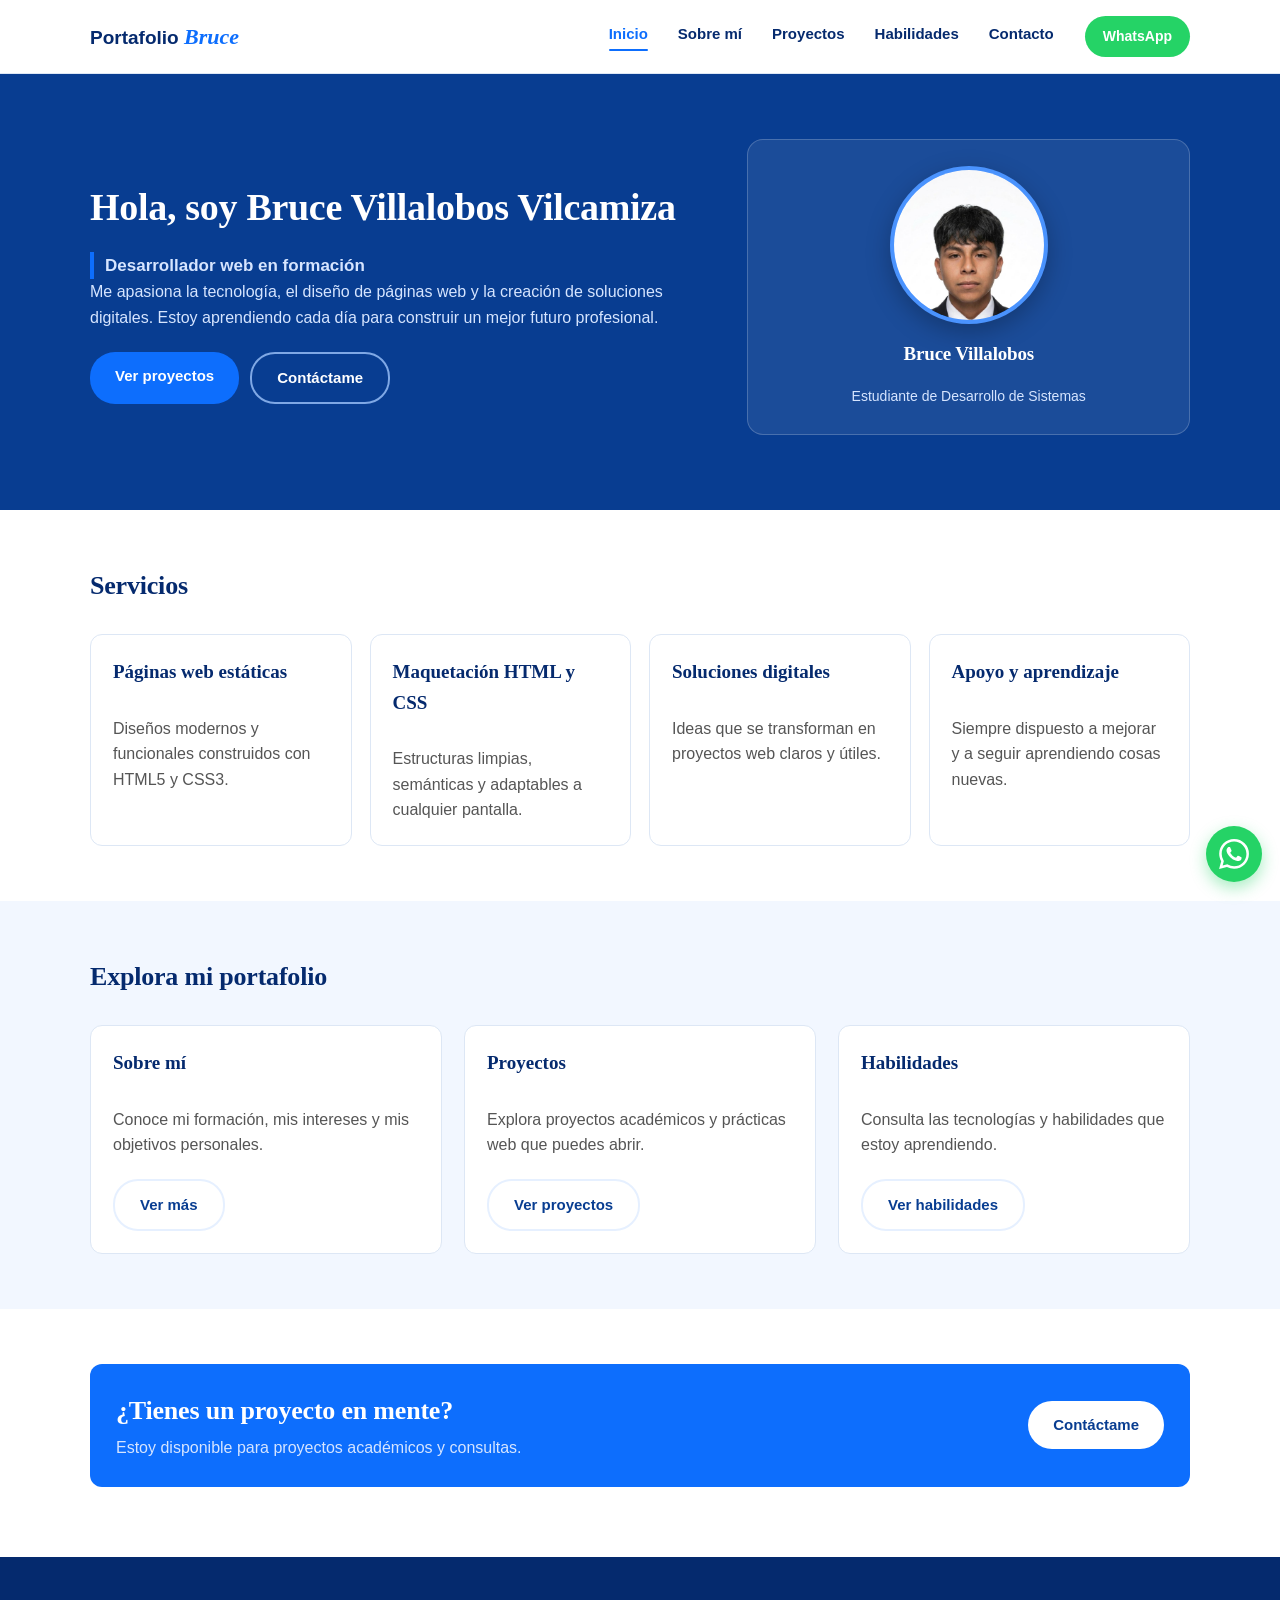
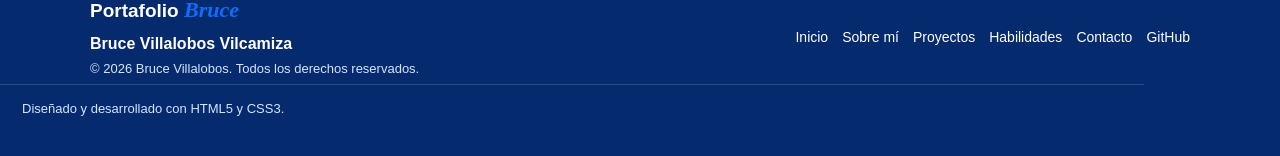
<file: index.html>
﻿<!DOCTYPE html>
<html lang="es">
<head>
  <meta charset="UTF-8">
  <meta name="viewport" content="width=device-width, initial-scale=1.0">
  <title>Portafolio Bruce | Inicio</title>
  <meta name="description" content="Portafolio personal de Bruce Villalobos Vilcamiza, desarrollador web en formación. Proyectos con HTML5 y CSS3.">
  <meta property="og:title" content="Portafolio de Bruce Villalobos">
  <meta property="og:description" content="Desarrollador web en formación. Proyectos con HTML5 y CSS3.">
  <meta property="og:type" content="website">
  <meta property="og:image" content="img/bruce.jpeg">
  <link rel="icon" type="image/svg+xml" href="favicon.svg">
  <link rel="stylesheet" href="css/styles.css">
</head>
<body>
  <header class="cabecera">
    <nav class="contenedor" aria-label="Menú principal">
      <a class="logo" href="index.html">Portafolio <em>Bruce</em></a>
      <div class="menu-nav">
        <ul class="menu">
          <li><a class="activo" href="index.html">Inicio</a></li>
          <li><a href="sobre-mi.html">Sobre mí</a></li>
          <li><a href="proyectos.html">Proyectos</a></li>
          <li><a href="habilidades.html">Habilidades</a></li>
          <li><a href="contacto.html">Contacto</a></li>
        </ul>
      </div>
      <a class="btn-wa" href="https://wa.me/51958869705" target="_blank" rel="noopener">WhatsApp</a>
    </nav>
  </header>

  <main>
    <section class="portada">
      <div class="contenedor fila-2">
        <div>
          <h1>Hola, soy Bruce Villalobos Vilcamiza</h1>
          <p class="rol">Desarrollador web en formación</p>
          <p>Me apasiona la tecnología, el diseño de páginas web y la creación de soluciones digitales. Estoy aprendiendo cada día para construir un mejor futuro profesional.</p>
          <div class="botones">
            <a class="boton" href="proyectos.html">Ver proyectos</a>
            <a class="boton borde" href="contacto.html">Contáctame</a>
          </div>
        </div>
        <aside class="perfil">
          <div class="avatar">
            <img src="img/bruce.jpeg" alt="Foto de Bruce Villalobos Vilcamiza" loading="lazy">
          </div>
          <h2>Bruce Villalobos</h2>
          <p>Estudiante de Desarrollo de Sistemas</p>
        </aside>
      </div>
    </section>

    <section>
      <div class="contenedor">
        <h2>Servicios</h2>
        <div class="fila-4">
          <article class="caja">
            <h3>Páginas web estáticas</h3>
            <p>Diseños modernos y funcionales construidos con HTML5 y CSS3.</p>
          </article>
          <article class="caja">
            <h3>Maquetación HTML y CSS</h3>
            <p>Estructuras limpias, semánticas y adaptables a cualquier pantalla.</p>
          </article>
          <article class="caja">
            <h3>Soluciones digitales</h3>
            <p>Ideas que se transforman en proyectos web claros y útiles.</p>
          </article>
          <article class="caja">
            <h3>Apoyo y aprendizaje</h3>
            <p>Siempre dispuesto a mejorar y a seguir aprendiendo cosas nuevas.</p>
          </article>
        </div>
      </div>
    </section>

    <section class="gris">
      <div class="contenedor">
        <h2>Explora mi portafolio</h2>
        <div class="fila-3">
          <article class="caja">
            <h3>Sobre mí</h3>
            <p>Conoce mi formación, mis intereses y mis objetivos personales.</p>
            <a class="boton borde" href="sobre-mi.html">Ver más</a>
          </article>
          <article class="caja">
            <h3>Proyectos</h3>
            <p>Explora proyectos académicos y prácticas web que puedes abrir.</p>
            <a class="boton borde" href="proyectos.html">Ver proyectos</a>
          </article>
          <article class="caja">
            <h3>Habilidades</h3>
            <p>Consulta las tecnologías y habilidades que estoy aprendiendo.</p>
            <a class="boton borde" href="habilidades.html">Ver habilidades</a>
          </article>
        </div>
      </div>
    </section>

    <section>
      <div class="contenedor">
        <div class="aviso">
          <div>
            <h2>¿Tienes un proyecto en mente?</h2>
            <p>Estoy disponible para proyectos académicos y consultas.</p>
          </div>
          <a class="boton" href="contacto.html">Contáctame</a>
        </div>
      </div>
    </section>
  </main>

  <footer class="pie">
    <div class="contenedor">
      <div>
        <a class="logo" href="index.html">Portafolio <em>Bruce</em></a>
        <strong>Bruce Villalobos Vilcamiza</strong>
        <p>© 2026 Bruce Villalobos. Todos los derechos reservados.</p>
      </div>
      <nav class="pie-links" aria-label="Enlaces del pie de página">
        <a href="index.html">Inicio</a>
        <a href="sobre-mi.html">Sobre mí</a>
        <a href="proyectos.html">Proyectos</a>
        <a href="habilidades.html">Habilidades</a>
        <a href="contacto.html">Contacto</a>
        <a href="https://github.com/BruceVillalobos" target="_blank" rel="noopener">GitHub</a>
      </nav>
    </div>
    <p class="credito">Diseñado y desarrollado con HTML5 y CSS3.</p>
  </footer>

  <a class="wa-flotante" href="https://wa.me/51958869705" target="_blank" rel="noopener" aria-label="Contactar por WhatsApp">
    <svg viewBox="0 0 24 24" xmlns="http://www.w3.org/2000/svg" aria-hidden="true">
      <path d="M17.472 14.382c-.297-.149-1.758-.867-2.03-.967-.273-.099-.471-.148-.67.15-.197.297-.767.966-.94 1.164-.173.199-.347.223-.644.075-.297-.15-1.255-.463-2.39-1.475-.883-.788-1.48-1.761-1.653-2.059-.173-.297-.018-.458.13-.606.134-.133.298-.347.446-.52.149-.174.198-.298.298-.497.099-.198.05-.371-.025-.52-.075-.149-.669-1.612-.916-2.207-.242-.579-.487-.5-.669-.51-.173-.008-.371-.01-.57-.01-.198 0-.52.074-.792.372-.272.297-1.04 1.016-1.04 2.479 0 1.462 1.065 2.875 1.213 3.074.149.198 2.096 3.2 5.077 4.487.709.306 1.262.489 1.694.625.712.227 1.36.195 1.871.118.571-.085 1.758-.719 2.006-1.413.248-.694.248-1.289.173-1.413-.074-.124-.272-.198-.57-.347m-5.421 7.403h-.004a9.87 9.87 0 01-5.031-1.378l-.361-.214-3.741.982.998-3.648-.235-.374a9.86 9.86 0 01-1.51-5.26c.001-5.45 4.436-9.884 9.888-9.884 2.64 0 5.122 1.03 6.988 2.898a9.825 9.825 0 012.893 6.994c-.003 5.45-4.437 9.884-9.885 9.884m8.413-18.297A11.815 11.815 0 0012.05 0C5.495 0 .16 5.335.157 11.892c0 2.096.547 4.142 1.588 5.945L.057 24l6.305-1.654a11.882 11.882 0 005.683 1.448h.005c6.554 0 11.89-5.335 11.893-11.893a11.821 11.821 0 00-3.48-8.413Z"/>
    </svg>
  </a>
</body>
</html>
</file>
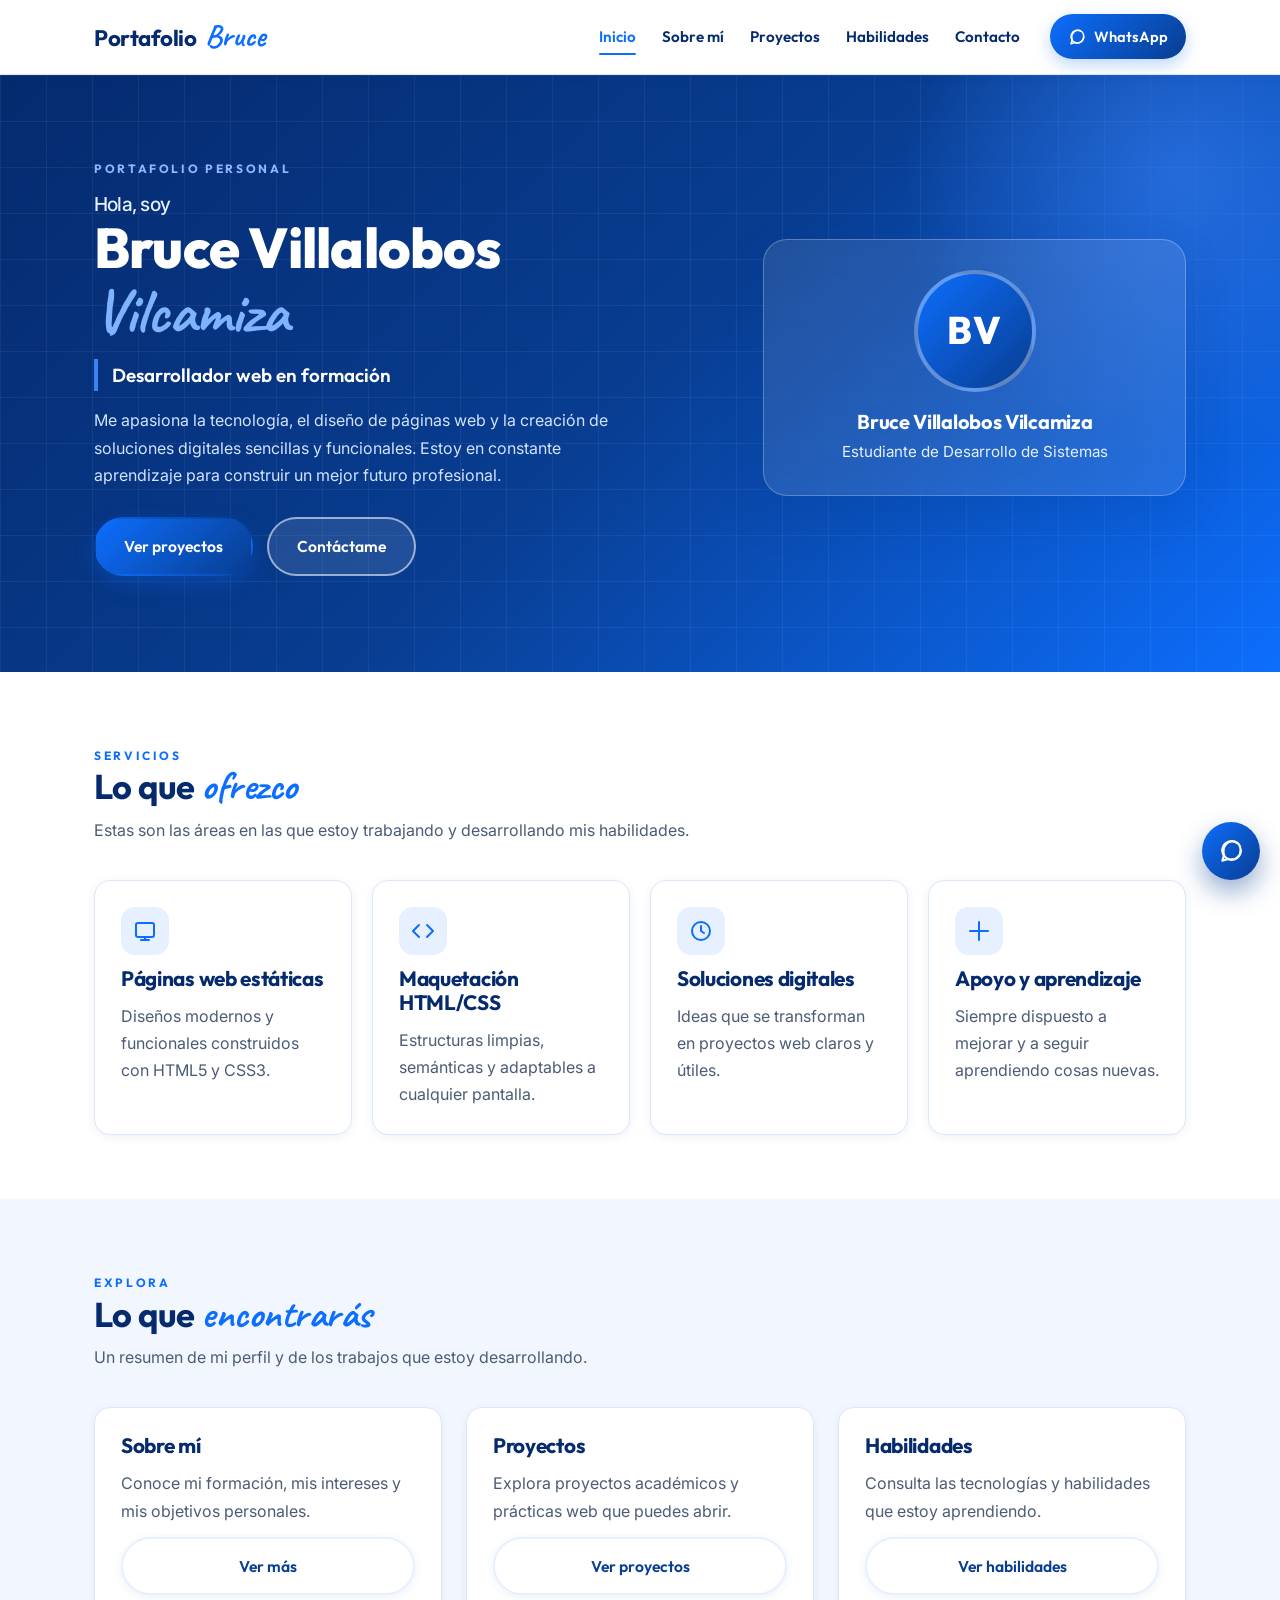
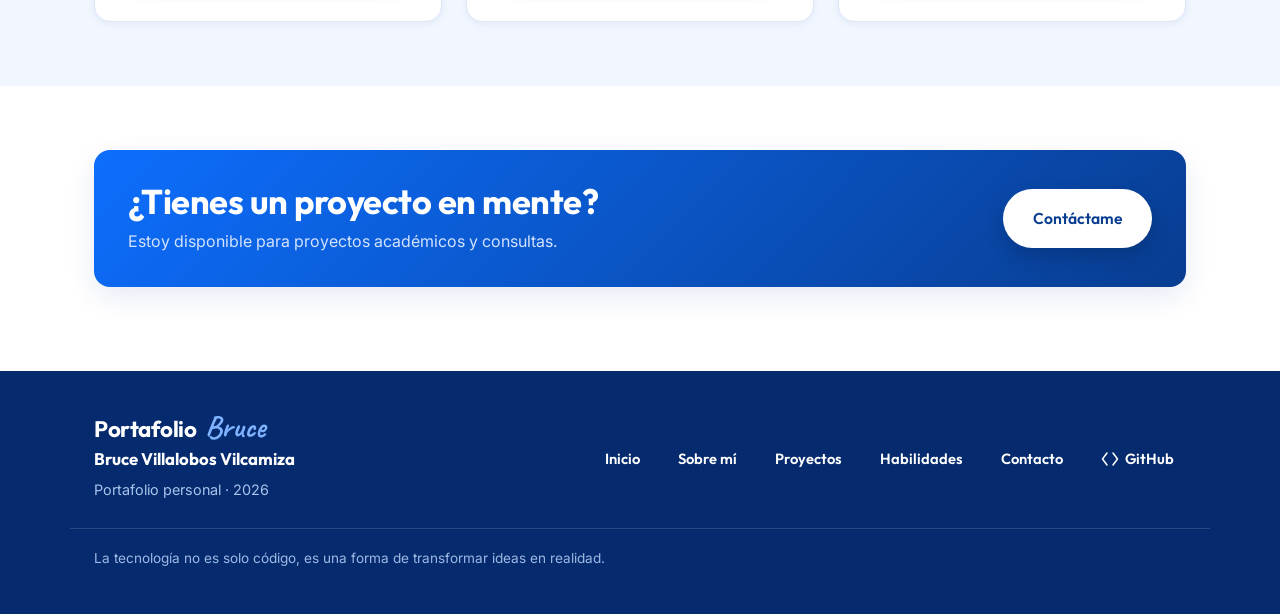
<file: portafolio_bruce/index.html>
﻿    <!DOCTYPE html>
    <html lang="es">
    <head>
        <meta charset="UTF-8">
        <meta name="viewport" content="width=device-width, initial-scale=1.0">
        <meta name="description" content="Portafolio personal de Bruce Villalobos Vilcamiza, desarrollador web en formación.">
        <meta name="theme-color" content="#083D91">
        <title>Portafolio Bruce | Inicio</title>

        <link rel="preconnect" href="https://fonts.googleapis.com">
        <link rel="preconnect" href="https://fonts.gstatic.com" crossorigin>
        <link href="https://fonts.googleapis.com/css2?family=Caveat:wght@600;700&family=Inter:wght@400;500;600&family=Outfit:wght@400;600;700;800&display=swap" rel="stylesheet">

        <link rel="stylesheet" href="css/styles.css">
    </head>
    <body>

    <a class="skip-link" href="#contenido">Saltar al contenido</a>

    <header class="site-header">
        <div class="header-inner">
            <a class="logo" href="index.html" aria-label="Portafolio Bruce, ir al inicio">
                <span class="logo-portafolio">Portafolio</span>
                <span class="logo-bruce">Bruce</span>
            </a>

            <nav aria-label="Navegación principal">
                <ul>
                    <li><a class="activo" href="index.html">Inicio</a></li>
                    <li><a href="sobre-mi.html">Sobre mí</a></li>
                    <li><a href="proyectos.html">Proyectos</a></li>
                    <li><a href="habilidades.html">Habilidades</a></li>
                    <li><a href="contacto.html">Contacto</a></li>
                </ul>
            </nav>

            <a class="btn-whatsapp" href="https://wa.me/51958869705?text=Hola%20Bruce%2C%20vi%20tu%20portafolio%20web%20y%20me%20gustar%C3%ADa%20contactarte."
            target="_blank" rel="noopener" aria-label="Escribir a Bruce por WhatsApp">
                <svg class="icono" viewBox="0 0 24 24" fill="none" stroke="currentColor" stroke-width="2" stroke-linecap="round" stroke-linejoin="round" aria-hidden="true">
                    <path d="M21 11.5a8.5 8.5 0 1 1-3.8-7.1"/>
                    <path d="M21 11.5c0 4.7-3.8 8.5-8.5 8.5-1.1 0-2.2-.2-3.1-.6L4 21l1.6-5.4a8.4 8.4 0 0 1-.6-3.1C5 6.8 8.8 3 13.5 3S21 6.8 21 11.5Z"/>
                </svg>
                <span>WhatsApp</span>
            </a>
        </div>
    </header>

    <main id="contenido">

        <section class="hero">
            <div class="container hero-grid">
                <div>
                    <p class="eyebrow">Portafolio personal</p>

                    <h1 class="hero-title">
                        <span class="hero-saludo">Hola, soy</span>
                        <span class="hero-nombre">Bruce Villalobos</span>
                        <span class="hero-apellido">Vilcamiza</span>
                    </h1>

                    <p class="hero-rol">Desarrollador web en formación</p>

                    <p class="hero-texto">
                        Me apasiona la tecnología, el diseño de páginas web y la creación de
                        soluciones digitales sencillas y funcionales. Estoy en constante
                        aprendizaje para construir un mejor futuro profesional.
                    </p>

                    <div class="buttons">
                        <a class="btn" href="proyectos.html">Ver proyectos</a>
                        <a class="btn btn-secundario" href="contacto.html">Contáctame</a>
                    </div>
                </div>

                <div class="profile-card">
                    <div class="avatar" aria-hidden="true">BV</div>
                    <h2>Bruce Villalobos Vilcamiza</h2>
                    <p>Estudiante de Desarrollo de Sistemas</p>
                </div>
            </div>
        </section>

        <section>
            <div class="container">
                <div class="section-title">
                    <p class="eyebrow">Servicios</p>
                    <h2>Lo que <span class="script">ofrezco</span></h2>
                    <p>Estas son las áreas en las que estoy trabajando y desarrollando mis habilidades.</p>
                </div>

                <div class="grid-4">
                    <article class="card">
                        <div class="card-icon" aria-hidden="true">
                            <svg viewBox="0 0 24 24" fill="none" stroke="currentColor" stroke-width="2" stroke-linecap="round" stroke-linejoin="round">
                                <rect x="3" y="4" width="18" height="14" rx="2"/>
                                <path d="M8 21h8M12 18v3"/>
                            </svg>
                        </div>
                        <h3>Páginas web estáticas</h3>
                        <p>Diseños modernos y funcionales construidos con HTML5 y CSS3.</p>
                    </article>

                    <article class="card">
                        <div class="card-icon" aria-hidden="true">
                            <svg viewBox="0 0 24 24" fill="none" stroke="currentColor" stroke-width="2" stroke-linecap="round" stroke-linejoin="round">
                                <path d="m8 6-6 6 6 6M16 6l6 6-6 6"/>
                            </svg>
                        </div>
                        <h3>Maquetación HTML/CSS</h3>
                        <p>Estructuras limpias, semánticas y adaptables a cualquier pantalla.</p>
                    </article>

                    <article class="card">
                        <div class="card-icon" aria-hidden="true">
                            <svg viewBox="0 0 24 24" fill="none" stroke="currentColor" stroke-width="2" stroke-linecap="round" stroke-linejoin="round">
                                <circle cx="12" cy="12" r="9"/>
                                <path d="M12 7v5l3 2"/>
                            </svg>
                        </div>
                        <h3>Soluciones digitales</h3>
                        <p>Ideas que se transforman en proyectos web claros y útiles.</p>
                    </article>

                    <article class="card">
                        <div class="card-icon" aria-hidden="true">
                            <svg viewBox="0 0 24 24" fill="none" stroke="currentColor" stroke-width="2" stroke-linecap="round" stroke-linejoin="round">
                                <path d="M12 3v18M3 12h18"/>
                            </svg>
                        </div>
                        <h3>Apoyo y aprendizaje</h3>
                        <p>Siempre dispuesto a mejorar y a seguir aprendiendo cosas nuevas.</p>
                    </article>
                </div>
            </div>
        </section>

        <section class="section-alt">
            <div class="container">
                <div class="section-title">
                    <p class="eyebrow">Explora</p>
                    <h2>Lo que <span class="script">encontrarás</span></h2>
                    <p>Un resumen de mi perfil y de los trabajos que estoy desarrollando.</p>
                </div>

                <div class="grid-3">
                    <article class="card">
                        <h3>Sobre mí</h3>
                        <p>Conoce mi formación, mis intereses y mis objetivos personales.</p>
                        <a class="btn btn-secundario" href="sobre-mi.html">Ver más</a>
                    </article>

                    <article class="card">
                        <h3>Proyectos</h3>
                        <p>Explora proyectos académicos y prácticas web que puedes abrir.</p>
                        <a class="btn btn-secundario" href="proyectos.html">Ver proyectos</a>
                    </article>

                    <article class="card">
                        <h3>Habilidades</h3>
                        <p>Consulta las tecnologías y habilidades que estoy aprendiendo.</p>
                        <a class="btn btn-secundario" href="habilidades.html">Ver habilidades</a>
                    </article>
                </div>
            </div>
        </section>

        <section>
            <div class="container">
                <div class="cta">
                    <div>
                        <h2>¿Tienes un proyecto en mente?</h2>
                        <p>Estoy disponible para proyectos académicos y consultas.</p>
                    </div>
                    <a class="btn" href="contacto.html">Contáctame</a>
                </div>
            </div>
        </section>

    </main>

    <footer class="site-footer">
        <div class="footer-inner">
            <div>
                <a class="logo footer-logo" href="index.html">
                    <span class="logo-portafolio">Portafolio</span>
                    <span class="logo-bruce">Bruce</span>
                </a>
                <strong>Bruce Villalobos Vilcamiza</strong>
                <p>Portafolio personal · 2026</p>
            </div>

            <nav class="footer-links" aria-label="Enlaces del pie de página">
                <a href="index.html">Inicio</a>
                <a href="sobre-mi.html">Sobre mí</a>
                <a href="proyectos.html">Proyectos</a>
                <a href="habilidades.html">Habilidades</a>
                <a href="contacto.html">Contacto</a>
                <a class="footer-github" href="https://github.com/BruceVillalobos" target="_blank" rel="noopener">
                    <svg class="icono" viewBox="0 0 24 24" fill="none" stroke="currentColor" stroke-width="2" stroke-linecap="round" stroke-linejoin="round" aria-hidden="true">
                        <polyline points="8 4 2 12 8 20"/>
                        <polyline points="16 4 22 12 16 20"/>
                    </svg>
                    GitHub
                </a>
            </nav>
        </div>

        <p class="footer-bottom">La tecnología no es solo código, es una forma de transformar ideas en realidad.</p>
    </footer>

    <a class="whatsapp-float" href="https://wa.me/51958869705?text=Hola%20Bruce%2C%20vi%20tu%20portafolio%20web%20y%20me%20gustar%C3%ADa%20contactarte."
    target="_blank" rel="noopener" aria-label="Contactar a Bruce por WhatsApp">
        <svg class="icono" viewBox="0 0 24 24" fill="none" stroke="currentColor" stroke-width="2" stroke-linecap="round" stroke-linejoin="round" aria-hidden="true">
            <path d="M21 11.5a8.5 8.5 0 1 1-3.8-7.1"/>
            <path d="M21 11.5c0 4.7-3.8 8.5-8.5 8.5-1.1 0-2.2-.2-3.1-.6L4 21l1.6-5.4a8.4 8.4 0 0 1-.6-3.1C5 6.8 8.8 3 13.5 3S21 6.8 21 11.5Z"/>
        </svg>
    </a>

    </body>
    </html>
</file>
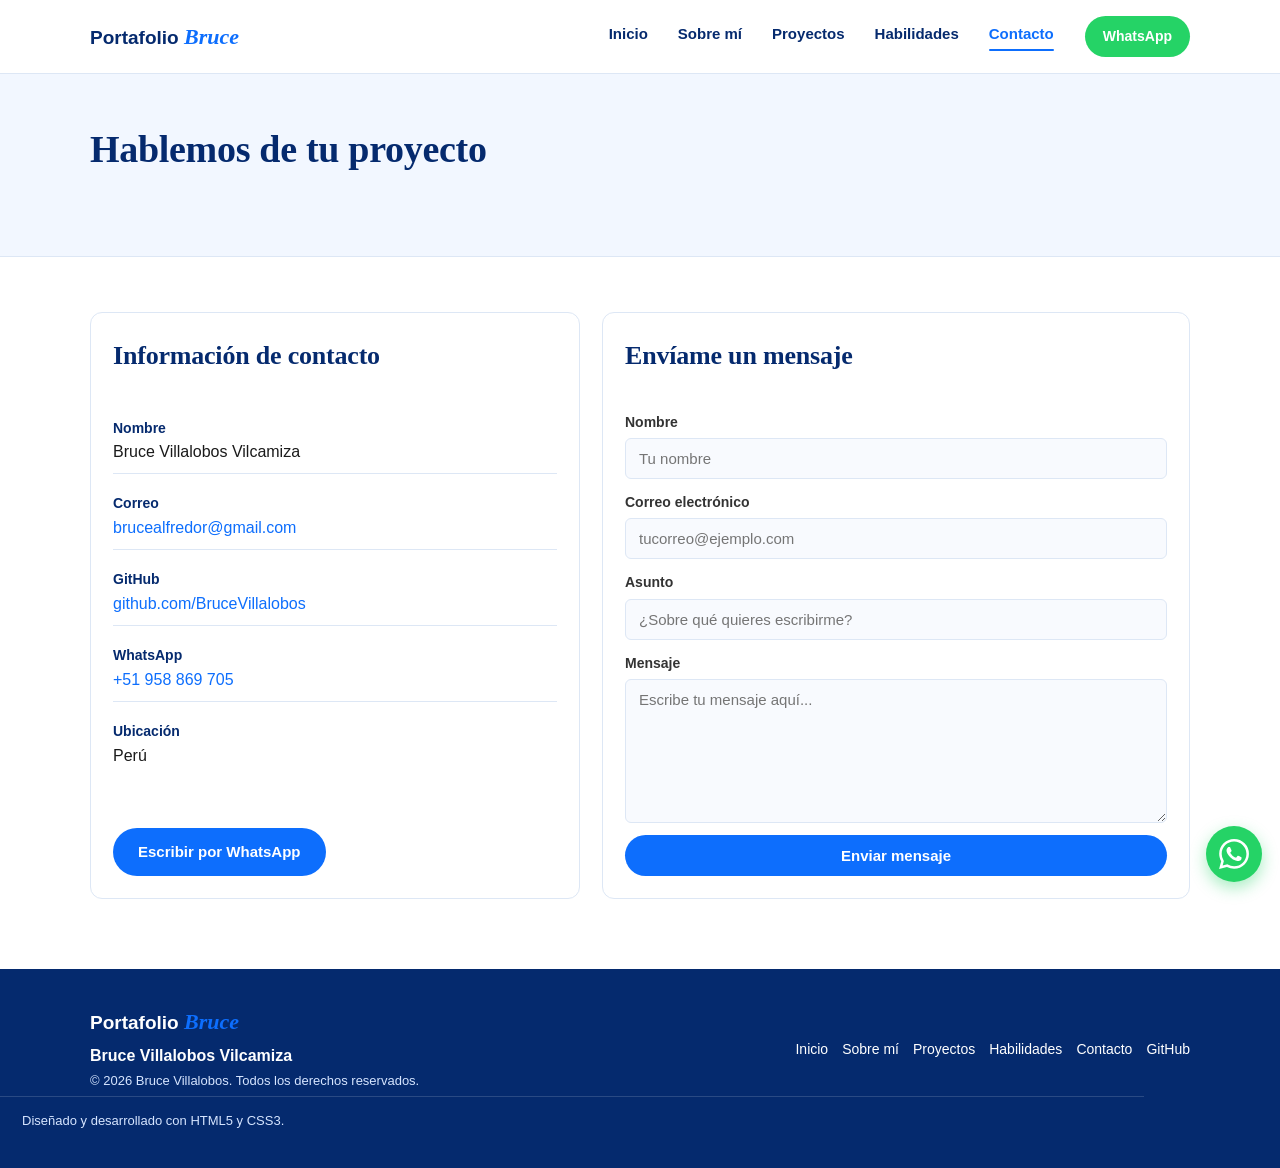
<file: contacto.html>
﻿<!DOCTYPE html>
<html lang="es">
<head>
  <meta charset="UTF-8">
  <meta name="viewport" content="width=device-width, initial-scale=1.0">
  <title>Portafolio Bruce | Contacto</title>
  <meta name="description" content="Contacta a Bruce Villalobos Vilcamiza para consultas, proyectos académicos o propuestas de colaboración.">
  <link rel="icon" type="image/svg+xml" href="favicon.svg">
  <link rel="stylesheet" href="css/styles.css">
</head>
<body>
  <header class="cabecera">
    <nav class="contenedor" aria-label="Menú principal">
      <a class="logo" href="index.html">Portafolio <em>Bruce</em></a>
      <div class="menu-nav">
        <ul class="menu">
          <li><a href="index.html">Inicio</a></li>
          <li><a href="sobre-mi.html">Sobre mí</a></li>
          <li><a href="proyectos.html">Proyectos</a></li>
          <li><a href="habilidades.html">Habilidades</a></li>
          <li><a class="activo" href="contacto.html">Contacto</a></li>
        </ul>
      </div>
      <a class="btn-wa" href="https://wa.me/51958869705" target="_blank" rel="noopener">WhatsApp</a>
    </nav>
  </header>

  <main id="contenido">
    <section class="cabeza-pagina">
      <div class="contenedor">
        <h1>Hablemos de tu proyecto</h1>
      </div>
    </section>

    <section>
      <div class="contenedor contacto-grid">
        <article class="caja">
          <h2>Información de contacto</h2>
          <div class="dato">
            <strong>Nombre</strong>
            Bruce Villalobos Vilcamiza
          </div>
          <div class="dato">
            <strong>Correo</strong>
            <a href="mailto:brucealfredor@gmail.com">brucealfredor@gmail.com</a>
          </div>
          <div class="dato">
            <strong>GitHub</strong>
            <a href="https://github.com/BruceVillalobos" target="_blank" rel="noopener">github.com/BruceVillalobos</a>
          </div>
          <div class="dato">
            <strong>WhatsApp</strong>
            <a href="https://wa.me/51958869705" target="_blank" rel="noopener">+51 958 869 705</a>
          </div>
          <div class="dato">
            <strong>Ubicación</strong>
            Perú
          </div>
          <a class="boton" href="https://wa.me/51958869705" target="_blank" rel="noopener">Escribir por WhatsApp</a>
        </article>

        <form action="mailto:brucealfredor@gmail.com" method="post" enctype="text/plain">
          <h2>Envíame un mensaje</h2>
          <div class="campo">
            <label for="nombre">Nombre</label>
            <input type="text" id="nombre" name="nombre" placeholder="Tu nombre" required>
          </div>
          <div class="campo">
            <label for="correo">Correo electrónico</label>
            <input type="email" id="correo" name="correo" placeholder="tucorreo@ejemplo.com" required>
          </div>
          <div class="campo">
            <label for="asunto">Asunto</label>
            <input type="text" id="asunto" name="asunto" placeholder="¿Sobre qué quieres escribirme?" required>
          </div>
          <div class="campo">
            <label for="mensaje">Mensaje</label>
            <textarea id="mensaje" name="mensaje" placeholder="Escribe tu mensaje aquí..." required></textarea>
          </div>
          <button class="boton" type="submit">Enviar mensaje</button>
        </form>
      </div>
    </section>
  </main>

  <footer class="pie">
    <div class="contenedor">
      <div>
        <a class="logo" href="index.html">Portafolio <em>Bruce</em></a>
        <strong>Bruce Villalobos Vilcamiza</strong>
        <p>© 2026 Bruce Villalobos. Todos los derechos reservados.</p>
      </div>
      <nav class="pie-links" aria-label="Enlaces del pie de página">
        <a href="index.html">Inicio</a>
        <a href="sobre-mi.html">Sobre mí</a>
        <a href="proyectos.html">Proyectos</a>
        <a href="habilidades.html">Habilidades</a>
        <a href="contacto.html">Contacto</a>
        <a href="https://github.com/BruceVillalobos" target="_blank" rel="noopener">GitHub</a>
      </nav>
    </div>
    <p class="credito">Diseñado y desarrollado con HTML5 y CSS3.</p>
  </footer>

  <a class="wa-flotante" href="https://wa.me/51958869705" target="_blank" rel="noopener" aria-label="Contactar por WhatsApp">
    <svg viewBox="0 0 24 24" xmlns="http://www.w3.org/2000/svg" aria-hidden="true">
      <path d="M17.472 14.382c-.297-.149-1.758-.867-2.03-.967-.273-.099-.471-.148-.67.15-.197.297-.767.966-.94 1.164-.173.199-.347.223-.644.075-.297-.15-1.255-.463-2.39-1.475-.883-.788-1.48-1.761-1.653-2.059-.173-.297-.018-.458.13-.606.134-.133.298-.347.446-.52.149-.174.198-.298.298-.497.099-.198.05-.371-.025-.52-.075-.149-.669-1.612-.916-2.207-.242-.579-.487-.5-.669-.51-.173-.008-.371-.01-.57-.01-.198 0-.52.074-.792.372-.272.297-1.04 1.016-1.04 2.479 0 1.462 1.065 2.875 1.213 3.074.149.198 2.096 3.2 5.077 4.487.709.306 1.262.489 1.694.625.712.227 1.36.195 1.871.118.571-.085 1.758-.719 2.006-1.413.248-.694.248-1.289.173-1.413-.074-.124-.272-.198-.57-.347m-5.421 7.403h-.004a9.87 9.87 0 01-5.031-1.378l-.361-.214-3.741.982.998-3.648-.235-.374a9.86 9.86 0 01-1.51-5.26c.001-5.45 4.436-9.884 9.888-9.884 2.64 0 5.122 1.03 6.988 2.898a9.825 9.825 0 012.893 6.994c-.003 5.45-4.437 9.884-9.885 9.884m8.413-18.297A11.815 11.815 0 0012.05 0C5.495 0 .16 5.335.157 11.892c0 2.096.547 4.142 1.588 5.945L.057 24l6.305-1.654a11.882 11.882 0 005.683 1.448h.005c6.554 0 11.89-5.335 11.893-11.893a11.821 11.821 0 00-3.48-8.413Z"/>
    </svg>
  </a>
</body>
</html>
</file>
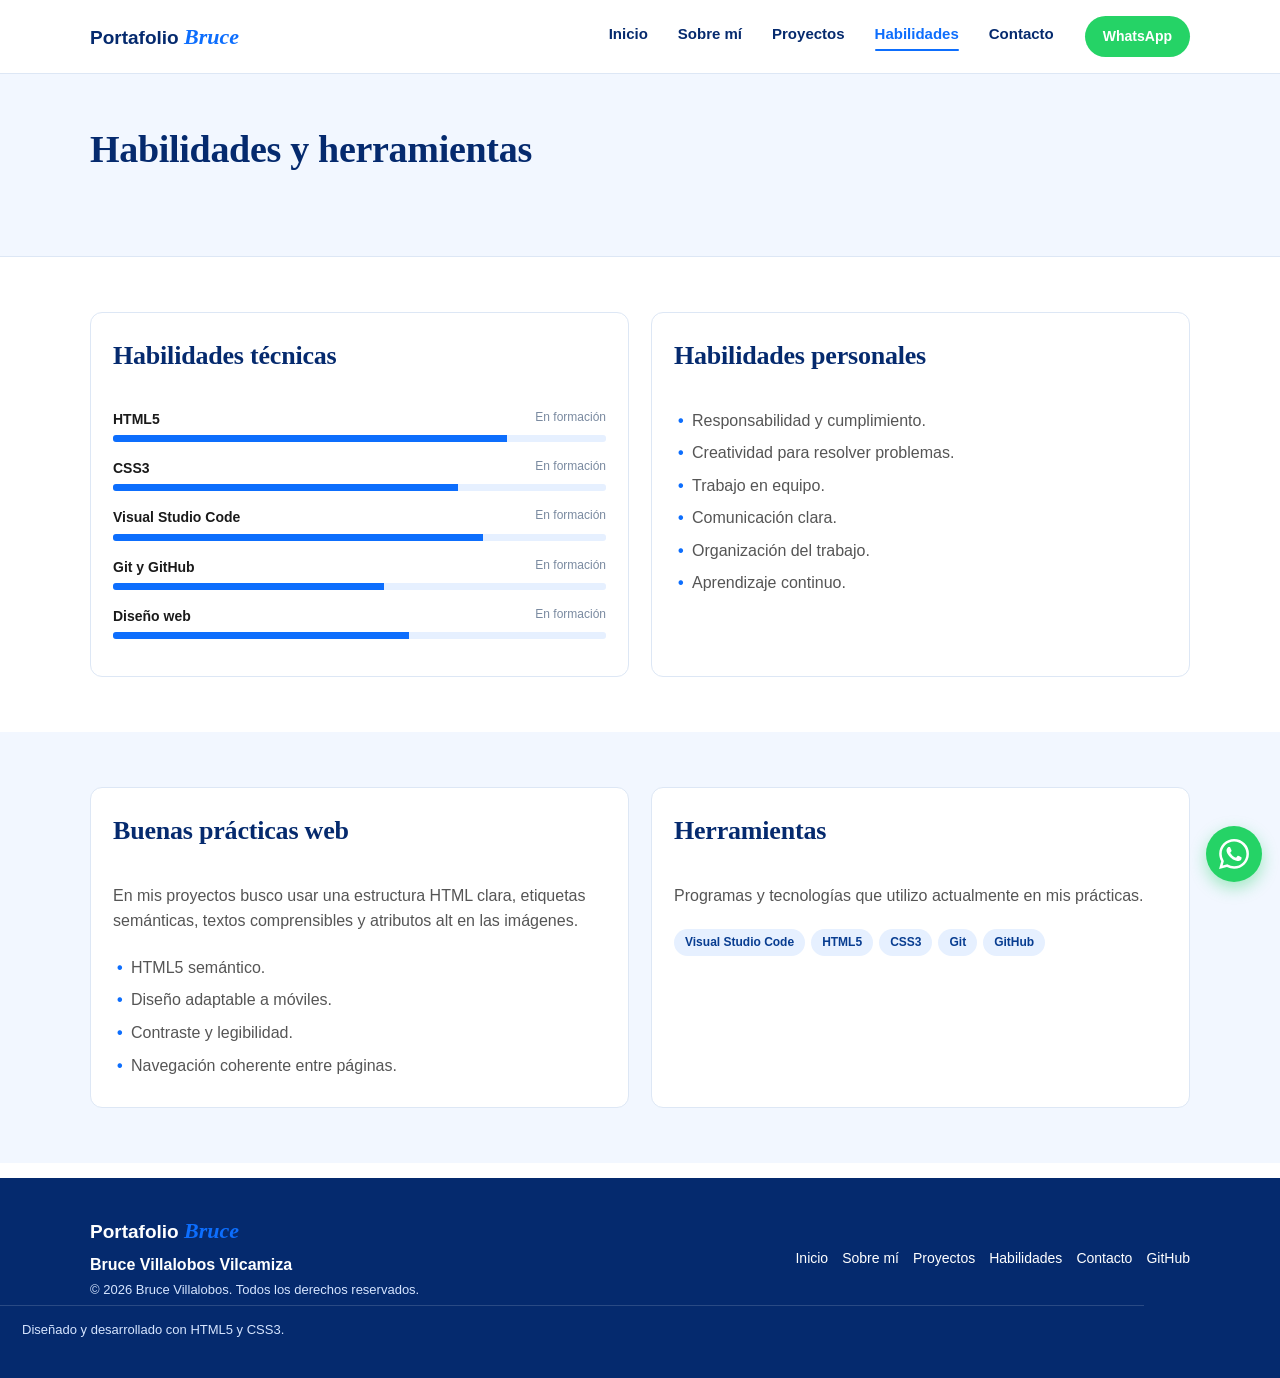
<file: habilidades.html>
﻿<!DOCTYPE html>
<html lang="es">
<head>
  <meta charset="UTF-8">
  <meta name="viewport" content="width=device-width, initial-scale=1.0">
  <title>Portafolio Bruce | Habilidades</title>
  <meta name="description" content="Habilidades técnicas y personales de Bruce Villalobos: HTML5, CSS3, Git y buenas prácticas de desarrollo web.">
  <link rel="icon" type="image/svg+xml" href="favicon.svg">
  <link rel="stylesheet" href="css/styles.css">
</head>
<body>
  <header class="cabecera">
    <nav class="contenedor" aria-label="Menú principal">
      <a class="logo" href="index.html">Portafolio <em>Bruce</em></a>
      <div class="menu-nav">
        <ul class="menu">
          <li><a href="index.html">Inicio</a></li>
          <li><a href="sobre-mi.html">Sobre mí</a></li>
          <li><a href="proyectos.html">Proyectos</a></li>
          <li><a class="activo" href="habilidades.html">Habilidades</a></li>
          <li><a href="contacto.html">Contacto</a></li>
        </ul>
      </div>
      <a class="btn-wa" href="https://wa.me/51958869705" target="_blank" rel="noopener">WhatsApp</a>
    </nav>
  </header>

  <main id="contenido">
    <section class="cabeza-pagina">
      <div class="contenedor">
        <h1>Habilidades y herramientas</h1>
      </div>
    </section>

    <section>
      <div class="contenedor fila-2">
        <article class="caja">
          <h2>Habilidades técnicas</h2>
          <ul class="skills">
            <li>
              <div class="sk-nombre">HTML5 <small>En formación</small></div>
              <div class="sk-barra"><div class="sk-nivel" style="width:80%"></div></div>
            </li>
            <li>
              <div class="sk-nombre">CSS3 <small>En formación</small></div>
              <div class="sk-barra"><div class="sk-nivel" style="width:70%"></div></div>
            </li>
            <li>
              <div class="sk-nombre">Visual Studio Code <small>En formación</small></div>
              <div class="sk-barra"><div class="sk-nivel" style="width:75%"></div></div>
            </li>
            <li>
              <div class="sk-nombre">Git y GitHub <small>En formación</small></div>
              <div class="sk-barra"><div class="sk-nivel" style="width:55%"></div></div>
            </li>
            <li>
              <div class="sk-nombre">Diseño web <small>En formación</small></div>
              <div class="sk-barra"><div class="sk-nivel" style="width:60%"></div></div>
            </li>
          </ul>
        </article>
        <article class="caja">
          <h2>Habilidades personales</h2>
          <ul class="puntos">
            <li>Responsabilidad y cumplimiento.</li>
            <li>Creatividad para resolver problemas.</li>
            <li>Trabajo en equipo.</li>
            <li>Comunicación clara.</li>
            <li>Organización del trabajo.</li>
            <li>Aprendizaje continuo.</li>
          </ul>
        </article>
      </div>
    </section>

    <section class="gris">
      <div class="contenedor fila-2">
        <article class="caja">
          <h2>Buenas prácticas web</h2>
          <p>En mis proyectos busco usar una estructura HTML clara, etiquetas semánticas, textos comprensibles y atributos alt en las imágenes.</p>
          <ul class="puntos">
            <li>HTML5 semántico.</li>
            <li>Diseño adaptable a móviles.</li>
            <li>Contraste y legibilidad.</li>
            <li>Navegación coherente entre páginas.</li>
          </ul>
        </article>
        <article class="caja">
          <h2>Herramientas</h2>
          <p>Programas y tecnologías que utilizo actualmente en mis prácticas.</p>
          <div class="etiquetas">
            <span class="etiqueta">Visual Studio Code</span>
            <span class="etiqueta">HTML5</span>
            <span class="etiqueta">CSS3</span>
            <span class="etiqueta">Git</span>
            <span class="etiqueta">GitHub</span>
          </div>
        </article>
      </div>
    </section>
  </main>

  <footer class="pie">
    <div class="contenedor">
      <div>
        <a class="logo" href="index.html">Portafolio <em>Bruce</em></a>
        <strong>Bruce Villalobos Vilcamiza</strong>
        <p>© 2026 Bruce Villalobos. Todos los derechos reservados.</p>
      </div>
      <nav class="pie-links" aria-label="Enlaces del pie de página">
        <a href="index.html">Inicio</a>
        <a href="sobre-mi.html">Sobre mí</a>
        <a href="proyectos.html">Proyectos</a>
        <a href="habilidades.html">Habilidades</a>
        <a href="contacto.html">Contacto</a>
        <a href="https://github.com/BruceVillalobos" target="_blank" rel="noopener">GitHub</a>
      </nav>
    </div>
    <p class="credito">Diseñado y desarrollado con HTML5 y CSS3.</p>
  </footer>

  <a class="wa-flotante" href="https://wa.me/51958869705" target="_blank" rel="noopener" aria-label="Contactar por WhatsApp">
    <svg viewBox="0 0 24 24" xmlns="http://www.w3.org/2000/svg" aria-hidden="true">
      <path d="M17.472 14.382c-.297-.149-1.758-.867-2.03-.967-.273-.099-.471-.148-.67.15-.197.297-.767.966-.94 1.164-.173.199-.347.223-.644.075-.297-.15-1.255-.463-2.39-1.475-.883-.788-1.48-1.761-1.653-2.059-.173-.297-.018-.458.13-.606.134-.133.298-.347.446-.52.149-.174.198-.298.298-.497.099-.198.05-.371-.025-.52-.075-.149-.669-1.612-.916-2.207-.242-.579-.487-.5-.669-.51-.173-.008-.371-.01-.57-.01-.198 0-.52.074-.792.372-.272.297-1.04 1.016-1.04 2.479 0 1.462 1.065 2.875 1.213 3.074.149.198 2.096 3.2 5.077 4.487.709.306 1.262.489 1.694.625.712.227 1.36.195 1.871.118.571-.085 1.758-.719 2.006-1.413.248-.694.248-1.289.173-1.413-.074-.124-.272-.198-.57-.347m-5.421 7.403h-.004a9.87 9.87 0 01-5.031-1.378l-.361-.214-3.741.982.998-3.648-.235-.374a9.86 9.86 0 01-1.51-5.26c.001-5.45 4.436-9.884 9.888-9.884 2.64 0 5.122 1.03 6.988 2.898a9.825 9.825 0 012.893 6.994c-.003 5.45-4.437 9.884-9.885 9.884m8.413-18.297A11.815 11.815 0 0012.05 0C5.495 0 .16 5.335.157 11.892c0 2.096.547 4.142 1.588 5.945L.057 24l6.305-1.654a11.882 11.882 0 005.683 1.448h.005c6.554 0 11.89-5.335 11.893-11.893a11.821 11.821 0 00-3.48-8.413Z"/>
    </svg>
  </a>
</body>
</html>
</file>
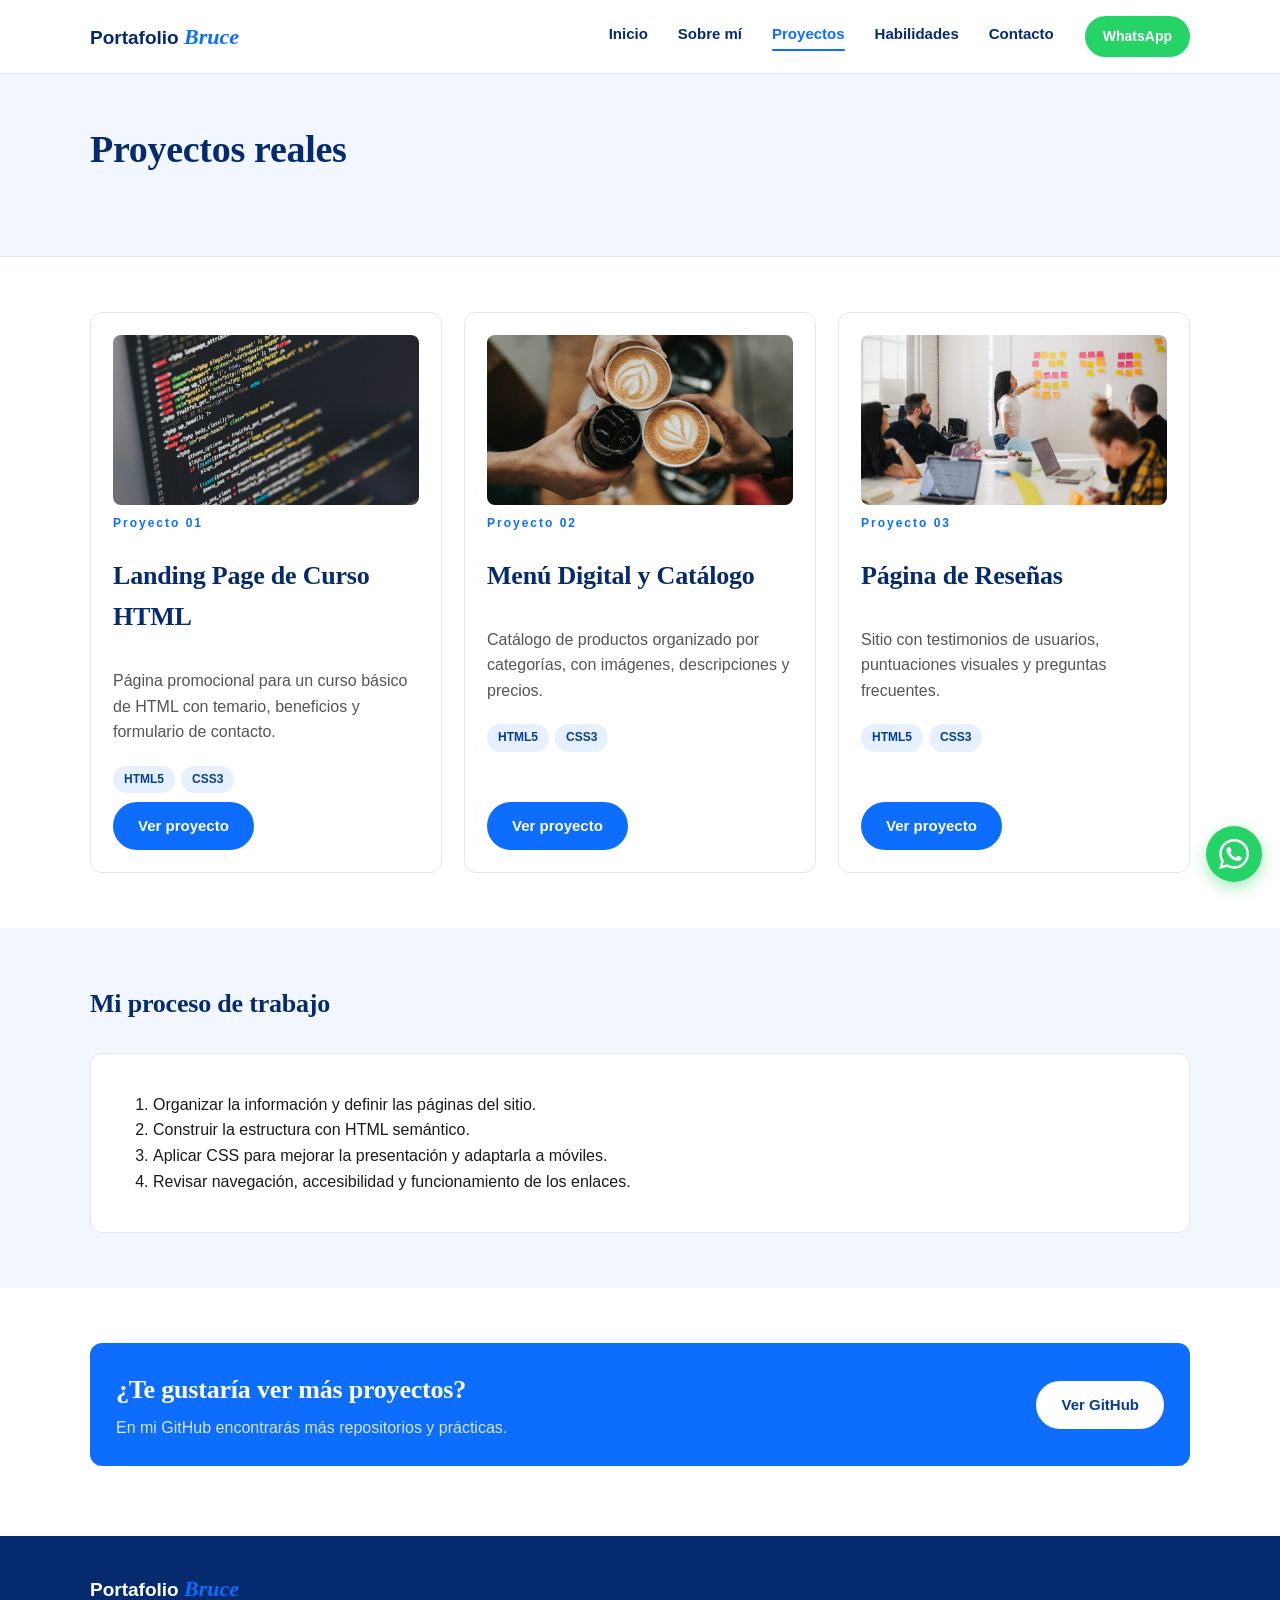
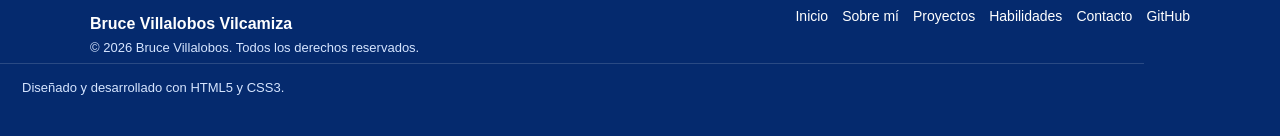
<file: proyectos.html>
﻿<!DOCTYPE html>
<html lang="es">
<head>
  <meta charset="UTF-8">
  <meta name="viewport" content="width=device-width, initial-scale=1.0">
  <title>Portafolio Bruce | Proyectos</title>
  <meta name="description" content="Proyectos académicos de Bruce Villalobos: landing pages, catálogos digitales y páginas de reseñas con HTML5 y CSS3.">
  <link rel="icon" type="image/svg+xml" href="favicon.svg">
  <link rel="stylesheet" href="css/styles.css">
</head>
<body>
  <header class="cabecera">
    <nav class="contenedor" aria-label="Menú principal">
      <a class="logo" href="index.html">Portafolio <em>Bruce</em></a>
      <div class="menu-nav">
        <ul class="menu">
          <li><a href="index.html">Inicio</a></li>
          <li><a href="sobre-mi.html">Sobre mí</a></li>
          <li><a class="activo" href="proyectos.html">Proyectos</a></li>
          <li><a href="habilidades.html">Habilidades</a></li>
          <li><a href="contacto.html">Contacto</a></li>
        </ul>
      </div>
      <a class="btn-wa" href="https://wa.me/51958869705" target="_blank" rel="noopener">WhatsApp</a>
    </nav>
  </header>

  <main id="contenido">
    <section class="cabeza-pagina">
      <div class="contenedor">
        <h1>Proyectos reales</h1>
      </div>
    </section>

    <section>
      <div class="contenedor fila-3">
        <article class="caja">
          <div class="foto">
            <img src="img/proyecto1.jpg" alt="Pantalla de computadora mostrando código HTML en un editor">
          </div>
          <p class="num">Proyecto 01</p>
          <h2>Landing Page de Curso HTML</h2>
          <p>Página promocional para un curso básico de HTML con temario, beneficios y formulario de contacto.</p>
          <div class="etiquetas">
            <span class="etiqueta">HTML5</span>
            <span class="etiqueta">CSS3</span>
          </div>
          <a class="boton" href="proyectos/curso-html.html">Ver proyecto</a>
        </article>

        <article class="caja">
          <div class="foto">
            <img src="img/proyecto2.jpg" alt="Taza de café servida sobre una mesa de cafetería">
          </div>
          <p class="num">Proyecto 02</p>
          <h2>Menú Digital y Catálogo</h2>
          <p>Catálogo de productos organizado por categorías, con imágenes, descripciones y precios.</p>
          <div class="etiquetas">
            <span class="etiqueta">HTML5</span>
            <span class="etiqueta">CSS3</span>
          </div>
          <a class="boton" href="proyectos/menu-digital.html">Ver proyecto</a>
        </article>

        <article class="caja">
          <div class="foto">
            <img src="img/proyecto3.jpg" alt="Grupo de personas compartiendo opiniones alrededor de una mesa">
          </div>
          <p class="num">Proyecto 03</p>
          <h2>Página de Reseñas</h2>
          <p>Sitio con testimonios de usuarios, puntuaciones visuales y preguntas frecuentes.</p>
          <div class="etiquetas">
            <span class="etiqueta">HTML5</span>
            <span class="etiqueta">CSS3</span>
          </div>
          <a class="boton" href="proyectos/resenas.html">Ver proyecto</a>
        </article>
      </div>
    </section>

    <section class="gris">
      <div class="contenedor">
        <h2>Mi proceso de trabajo</h2>
        <div class="caja">
          <ol>
            <li>Organizar la información y definir las páginas del sitio.</li>
            <li>Construir la estructura con HTML semántico.</li>
            <li>Aplicar CSS para mejorar la presentación y adaptarla a móviles.</li>
            <li>Revisar navegación, accesibilidad y funcionamiento de los enlaces.</li>
          </ol>
        </div>
      </div>
    </section>

    <section>
      <div class="contenedor">
        <div class="aviso">
          <div>
            <h2>¿Te gustaría ver más proyectos?</h2>
            <p>En mi GitHub encontrarás más repositorios y prácticas.</p>
          </div>
          <a class="boton" href="https://github.com/BruceVillalobos" target="_blank" rel="noopener">Ver GitHub</a>
        </div>
      </div>
    </section>
  </main>

  <footer class="pie">
    <div class="contenedor">
      <div>
        <a class="logo" href="index.html">Portafolio <em>Bruce</em></a>
        <strong>Bruce Villalobos Vilcamiza</strong>
        <p>© 2026 Bruce Villalobos. Todos los derechos reservados.</p>
      </div>
      <nav class="pie-links" aria-label="Enlaces del pie de página">
        <a href="index.html">Inicio</a>
        <a href="sobre-mi.html">Sobre mí</a>
        <a href="proyectos.html">Proyectos</a>
        <a href="habilidades.html">Habilidades</a>
        <a href="contacto.html">Contacto</a>
        <a href="https://github.com/BruceVillalobos" target="_blank" rel="noopener">GitHub</a>
      </nav>
    </div>
    <p class="credito">Diseñado y desarrollado con HTML5 y CSS3.</p>
  </footer>

  <a class="wa-flotante" href="https://wa.me/51958869705" target="_blank" rel="noopener" aria-label="Contactar por WhatsApp">
    <svg viewBox="0 0 24 24" xmlns="http://www.w3.org/2000/svg" aria-hidden="true">
      <path d="M17.472 14.382c-.297-.149-1.758-.867-2.03-.967-.273-.099-.471-.148-.67.15-.197.297-.767.966-.94 1.164-.173.199-.347.223-.644.075-.297-.15-1.255-.463-2.39-1.475-.883-.788-1.48-1.761-1.653-2.059-.173-.297-.018-.458.13-.606.134-.133.298-.347.446-.52.149-.174.198-.298.298-.497.099-.198.05-.371-.025-.52-.075-.149-.669-1.612-.916-2.207-.242-.579-.487-.5-.669-.51-.173-.008-.371-.01-.57-.01-.198 0-.52.074-.792.372-.272.297-1.04 1.016-1.04 2.479 0 1.462 1.065 2.875 1.213 3.074.149.198 2.096 3.2 5.077 4.487.709.306 1.262.489 1.694.625.712.227 1.36.195 1.871.118.571-.085 1.758-.719 2.006-1.413.248-.694.248-1.289.173-1.413-.074-.124-.272-.198-.57-.347m-5.421 7.403h-.004a9.87 9.87 0 01-5.031-1.378l-.361-.214-3.741.982.998-3.648-.235-.374a9.86 9.86 0 01-1.51-5.26c.001-5.45 4.436-9.884 9.888-9.884 2.64 0 5.122 1.03 6.988 2.898a9.825 9.825 0 012.893 6.994c-.003 5.45-4.437 9.884-9.885 9.884m8.413-18.297A11.815 11.815 0 0012.05 0C5.495 0 .16 5.335.157 11.892c0 2.096.547 4.142 1.588 5.945L.057 24l6.305-1.654a11.882 11.882 0 005.683 1.448h.005c6.554 0 11.89-5.335 11.893-11.893a11.821 11.821 0 00-3.48-8.413Z"/>
    </svg>
  </a>
</body>
</html>
</file>
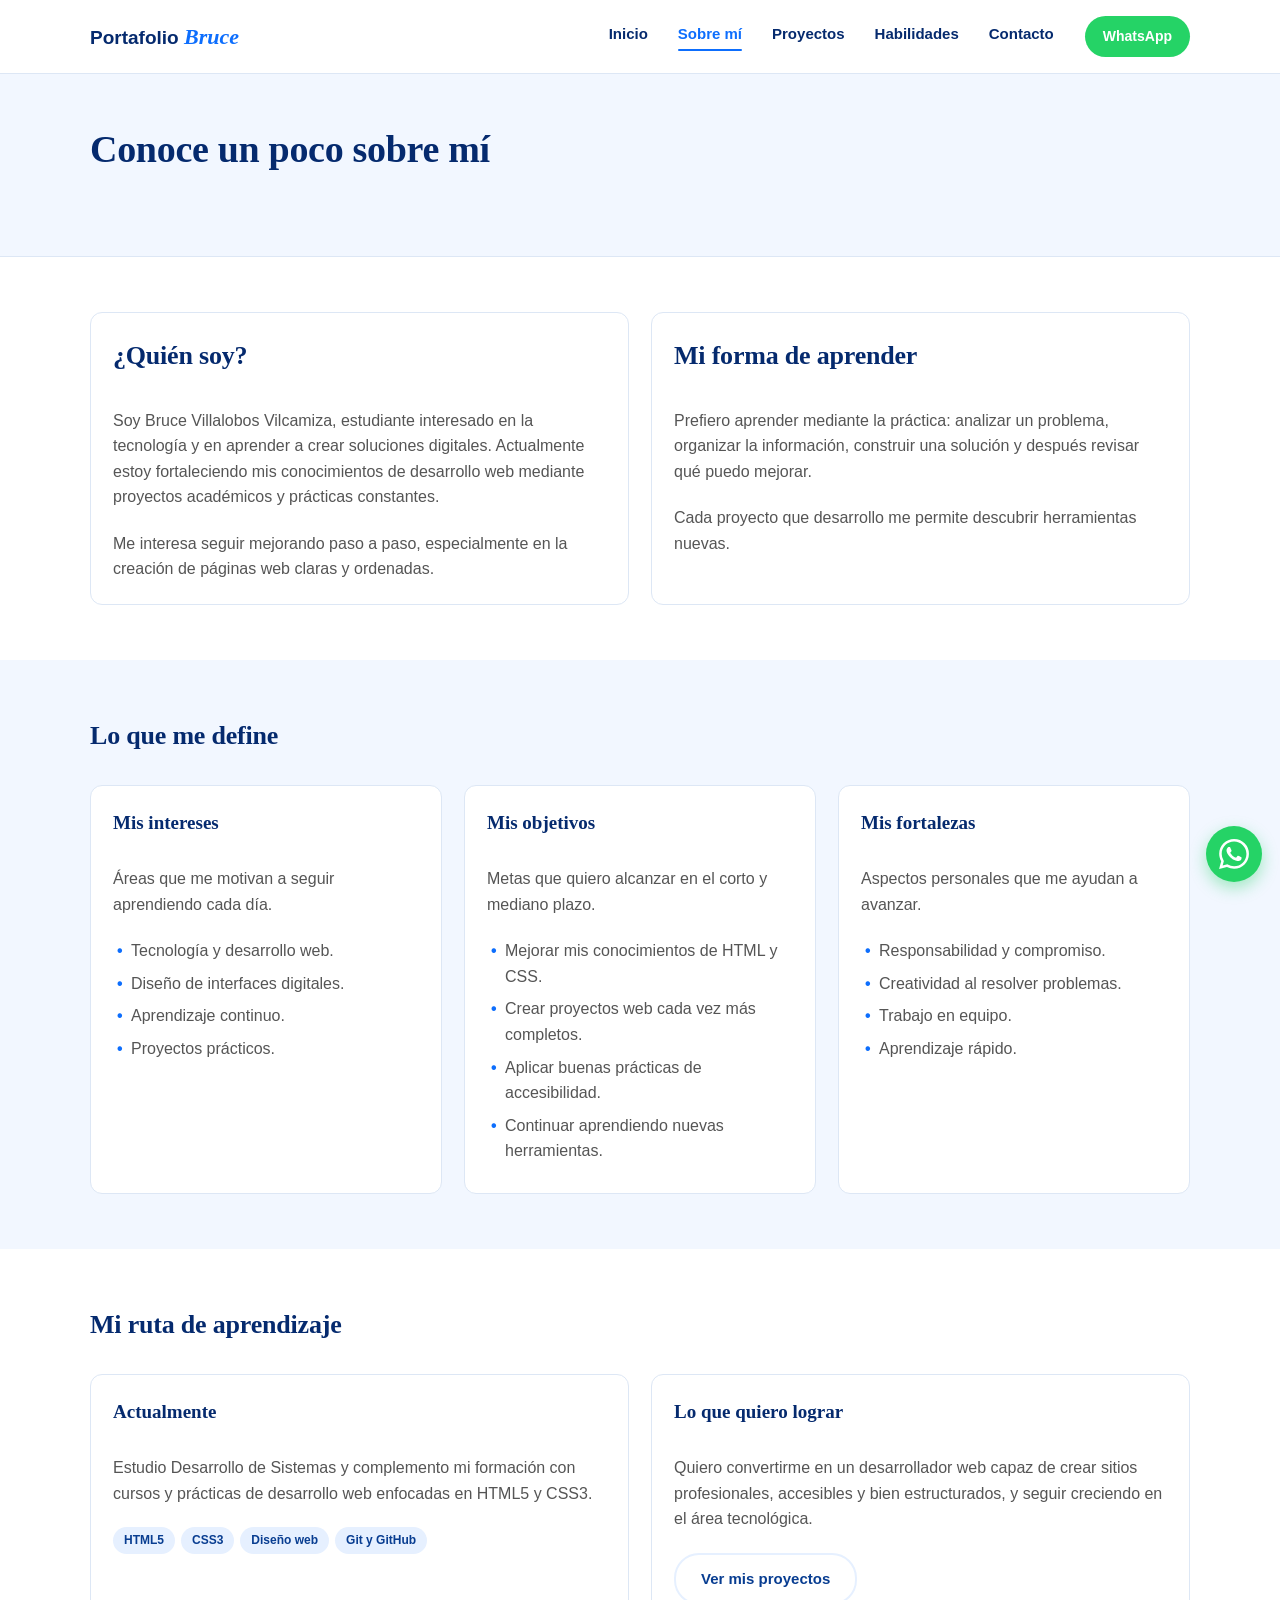
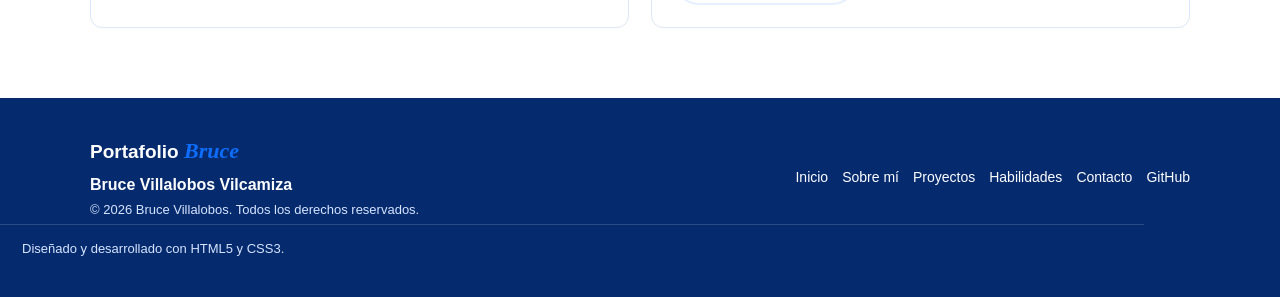
<file: sobre-mi.html>
﻿<!DOCTYPE html>
<html lang="es">
<head>
  <meta charset="UTF-8">
  <meta name="viewport" content="width=device-width, initial-scale=1.0">
  <title>Portafolio Bruce | Sobre mí</title>
  <meta name="description" content="Conoce a Bruce Villalobos Vilcamiza: formación, intereses y objetivos como desarrollador web en formación.">
  <link rel="icon" type="image/svg+xml" href="favicon.svg">
  <link rel="stylesheet" href="css/styles.css">
</head>
<body>
  <header class="cabecera">
    <nav class="contenedor" aria-label="Menú principal">
      <a class="logo" href="index.html">Portafolio <em>Bruce</em></a>
      <div class="menu-nav">
        <ul class="menu">
          <li><a href="index.html">Inicio</a></li>
          <li><a class="activo" href="sobre-mi.html">Sobre mí</a></li>
          <li><a href="proyectos.html">Proyectos</a></li>
          <li><a href="habilidades.html">Habilidades</a></li>
          <li><a href="contacto.html">Contacto</a></li>
        </ul>
      </div>
      <a class="btn-wa" href="https://wa.me/51958869705" target="_blank" rel="noopener">WhatsApp</a>
    </nav>
  </header>

  <main id="contenido">
    <section class="cabeza-pagina">
      <div class="contenedor">
        <h1>Conoce un poco sobre mí</h1>
      </div>
    </section>

    <section>
      <div class="contenedor fila-2">
        <article class="caja">
          <h2>¿Quién soy?</h2>
          <p>Soy Bruce Villalobos Vilcamiza, estudiante interesado en la tecnología y en aprender a crear soluciones digitales. Actualmente estoy fortaleciendo mis conocimientos de desarrollo web mediante proyectos académicos y prácticas constantes.</p>
          <p>Me interesa seguir mejorando paso a paso, especialmente en la creación de páginas web claras y ordenadas.</p>
        </article>
        <article class="caja">
          <h2>Mi forma de aprender</h2>
          <p>Prefiero aprender mediante la práctica: analizar un problema, organizar la información, construir una solución y después revisar qué puedo mejorar.</p>
          <p>Cada proyecto que desarrollo me permite descubrir herramientas nuevas.</p>
        </article>
      </div>
    </section>

    <section class="gris">
      <div class="contenedor">
        <h2>Lo que me define</h2>
        <div class="fila-3">
          <article class="caja">
            <h3>Mis intereses</h3>
            <p>Áreas que me motivan a seguir aprendiendo cada día.</p>
            <ul class="puntos">
              <li>Tecnología y desarrollo web.</li>
              <li>Diseño de interfaces digitales.</li>
              <li>Aprendizaje continuo.</li>
              <li>Proyectos prácticos.</li>
            </ul>
          </article>
          <article class="caja">
            <h3>Mis objetivos</h3>
            <p>Metas que quiero alcanzar en el corto y mediano plazo.</p>
            <ul class="puntos">
              <li>Mejorar mis conocimientos de HTML y CSS.</li>
              <li>Crear proyectos web cada vez más completos.</li>
              <li>Aplicar buenas prácticas de accesibilidad.</li>
              <li>Continuar aprendiendo nuevas herramientas.</li>
            </ul>
          </article>
          <article class="caja">
            <h3>Mis fortalezas</h3>
            <p>Aspectos personales que me ayudan a avanzar.</p>
            <ul class="puntos">
              <li>Responsabilidad y compromiso.</li>
              <li>Creatividad al resolver problemas.</li>
              <li>Trabajo en equipo.</li>
              <li>Aprendizaje rápido.</li>
            </ul>
          </article>
        </div>
      </div>
    </section>

    <section>
      <div class="contenedor">
        <h2>Mi ruta de aprendizaje</h2>
        <div class="fila-2">
          <article class="caja">
            <h3>Actualmente</h3>
            <p>Estudio Desarrollo de Sistemas y complemento mi formación con cursos y prácticas de desarrollo web enfocadas en HTML5 y CSS3.</p>
            <div class="etiquetas">
              <span class="etiqueta">HTML5</span>
              <span class="etiqueta">CSS3</span>
              <span class="etiqueta">Diseño web</span>
              <span class="etiqueta">Git y GitHub</span>
            </div>
          </article>
          <article class="caja">
            <h3>Lo que quiero lograr</h3>
            <p>Quiero convertirme en un desarrollador web capaz de crear sitios profesionales, accesibles y bien estructurados, y seguir creciendo en el área tecnológica.</p>
            <a class="boton borde" href="proyectos.html">Ver mis proyectos</a>
          </article>
        </div>
      </div>
    </section>
  </main>

  <footer class="pie">
    <div class="contenedor">
      <div>
        <a class="logo" href="index.html">Portafolio <em>Bruce</em></a>
        <strong>Bruce Villalobos Vilcamiza</strong>
        <p>© 2026 Bruce Villalobos. Todos los derechos reservados.</p>
      </div>
      <nav class="pie-links" aria-label="Enlaces del pie de página">
        <a href="index.html">Inicio</a>
        <a href="sobre-mi.html">Sobre mí</a>
        <a href="proyectos.html">Proyectos</a>
        <a href="habilidades.html">Habilidades</a>
        <a href="contacto.html">Contacto</a>
        <a href="https://github.com/BruceVillalobos" target="_blank" rel="noopener">GitHub</a>
      </nav>
    </div>
    <p class="credito">Diseñado y desarrollado con HTML5 y CSS3.</p>
  </footer>

  <a class="wa-flotante" href="https://wa.me/51958869705" target="_blank" rel="noopener" aria-label="Contactar por WhatsApp">
    <svg viewBox="0 0 24 24" xmlns="http://www.w3.org/2000/svg" aria-hidden="true">
      <path d="M17.472 14.382c-.297-.149-1.758-.867-2.03-.967-.273-.099-.471-.148-.67.15-.197.297-.767.966-.94 1.164-.173.199-.347.223-.644.075-.297-.15-1.255-.463-2.39-1.475-.883-.788-1.48-1.761-1.653-2.059-.173-.297-.018-.458.13-.606.134-.133.298-.347.446-.52.149-.174.198-.298.298-.497.099-.198.05-.371-.025-.52-.075-.149-.669-1.612-.916-2.207-.242-.579-.487-.5-.669-.51-.173-.008-.371-.01-.57-.01-.198 0-.52.074-.792.372-.272.297-1.04 1.016-1.04 2.479 0 1.462 1.065 2.875 1.213 3.074.149.198 2.096 3.2 5.077 4.487.709.306 1.262.489 1.694.625.712.227 1.36.195 1.871.118.571-.085 1.758-.719 2.006-1.413.248-.694.248-1.289.173-1.413-.074-.124-.272-.198-.57-.347m-5.421 7.403h-.004a9.87 9.87 0 01-5.031-1.378l-.361-.214-3.741.982.998-3.648-.235-.374a9.86 9.86 0 01-1.51-5.26c.001-5.45 4.436-9.884 9.888-9.884 2.64 0 5.122 1.03 6.988 2.898a9.825 9.825 0 012.893 6.994c-.003 5.45-4.437 9.884-9.885 9.884m8.413-18.297A11.815 11.815 0 0012.05 0C5.495 0 .16 5.335.157 11.892c0 2.096.547 4.142 1.588 5.945L.057 24l6.305-1.654a11.882 11.882 0 005.683 1.448h.005c6.554 0 11.89-5.335 11.893-11.893a11.821 11.821 0 00-3.48-8.413Z"/>
    </svg>
  </a>
</body>
</html>
</file>
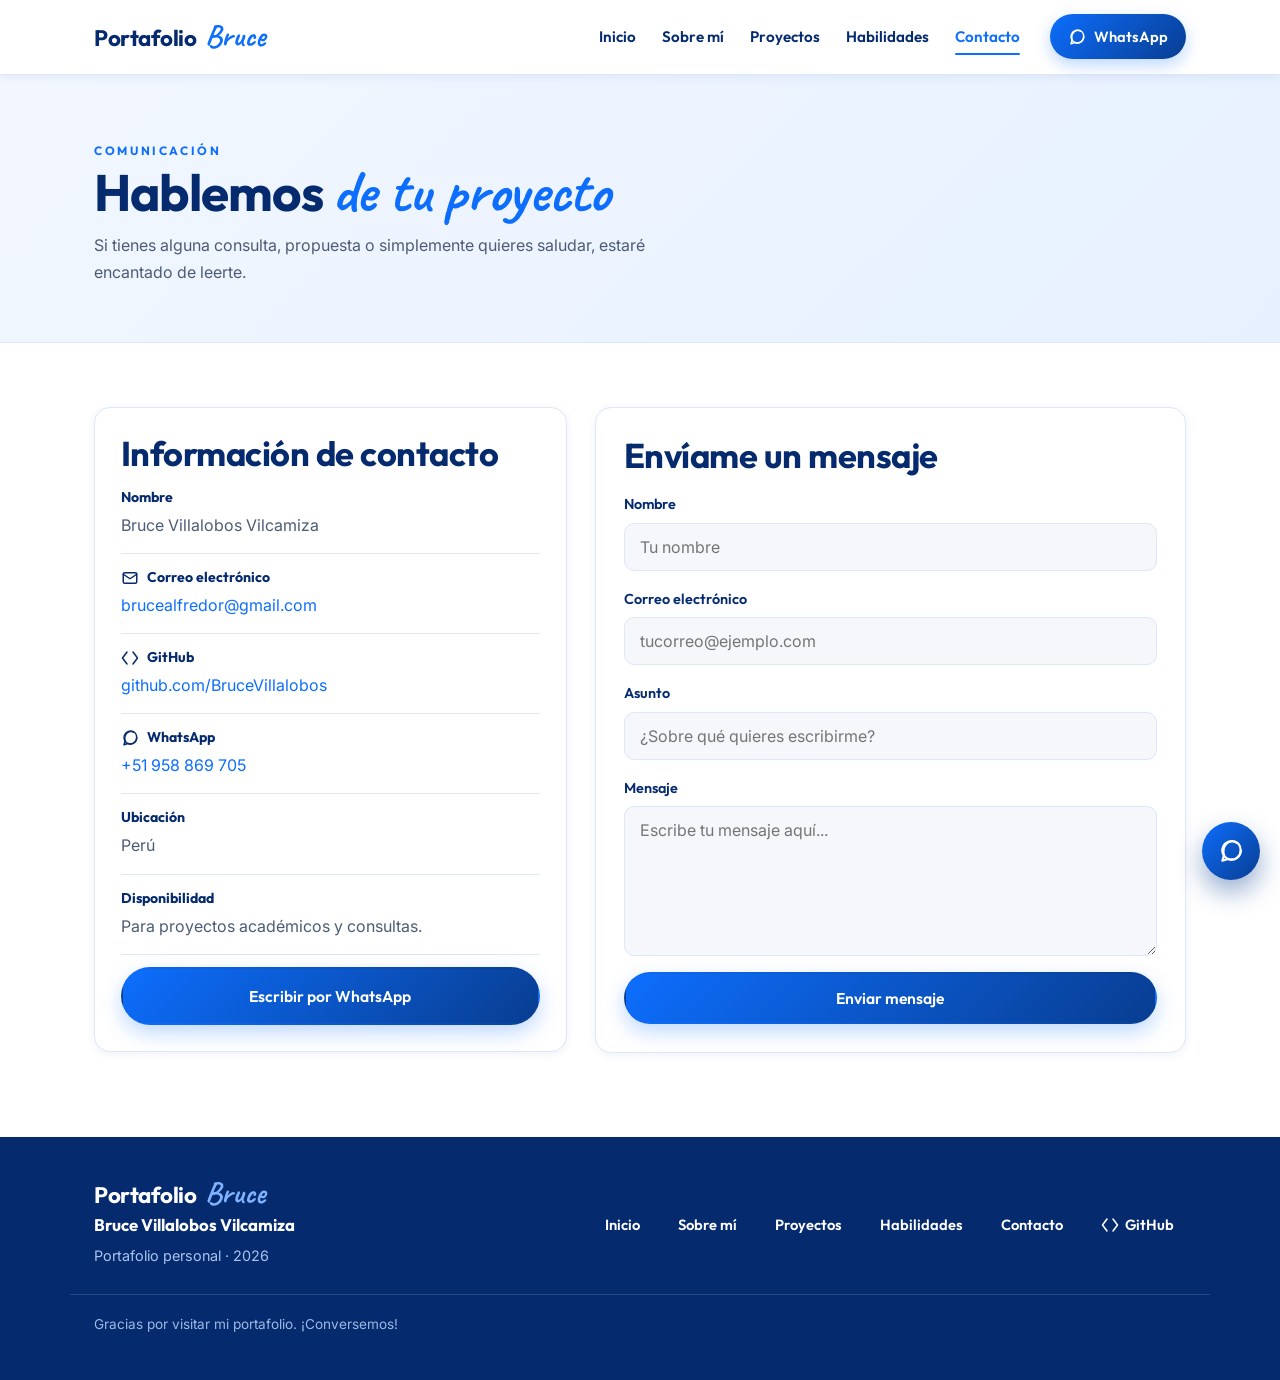
<file: portafolio_bruce/contacto.html>
﻿    <!DOCTYPE html>
    <html lang="es">
    <head>
        <meta charset="UTF-8">
        <meta name="viewport" content="width=device-width, initial-scale=1.0">
        <meta name="description" content="Datos de contacto y formulario de Bruce Villalobos Vilcamiza.">
        <meta name="theme-color" content="#083D91">
        <title>Portafolio Bruce | Contacto</title>

        <link rel="preconnect" href="https://fonts.googleapis.com">
        <link rel="preconnect" href="https://fonts.gstatic.com" crossorigin>
        <link href="https://fonts.googleapis.com/css2?family=Caveat:wght@600;700&family=Inter:wght@400;500;600&family=Outfit:wght@400;600;700;800&display=swap" rel="stylesheet">

        <link rel="stylesheet" href="css/styles.css">
    </head>
    <body>

    <a class="skip-link" href="#contenido">Saltar al contenido</a>

    <header class="site-header">
        <div class="header-inner">
            <a class="logo" href="index.html" aria-label="Portafolio Bruce, ir al inicio">
                <span class="logo-portafolio">Portafolio</span>
                <span class="logo-bruce">Bruce</span>
            </a>

            <nav aria-label="Navegación principal">
                <ul>
                    <li><a href="index.html">Inicio</a></li>
                    <li><a href="sobre-mi.html">Sobre mí</a></li>
                    <li><a href="proyectos.html">Proyectos</a></li>
                    <li><a href="habilidades.html">Habilidades</a></li>
                    <li><a class="activo" href="contacto.html">Contacto</a></li>
                </ul>
            </nav>

            <a class="btn-whatsapp" href="https://wa.me/51958869705?text=Hola%20Bruce%2C%20vi%20tu%20portafolio%20web%20y%20me%20gustar%C3%ADa%20contactarte."
            target="_blank" rel="noopener" aria-label="Escribir a Bruce por WhatsApp">
                <svg class="icono" viewBox="0 0 24 24" fill="none" stroke="currentColor" stroke-width="2" stroke-linecap="round" stroke-linejoin="round" aria-hidden="true">
                    <path d="M21 11.5a8.5 8.5 0 1 1-3.8-7.1"/>
                    <path d="M21 11.5c0 4.7-3.8 8.5-8.5 8.5-1.1 0-2.2-.2-3.1-.6L4 21l1.6-5.4a8.4 8.4 0 0 1-.6-3.1C5 6.8 8.8 3 13.5 3S21 6.8 21 11.5Z"/>
                </svg>
                <span>WhatsApp</span>
            </a>
        </div>
    </header>

    <main id="contenido">

        <section class="page-header">
            <div class="container">
                <p class="eyebrow">Comunicación</p>
                <h1>Hablemos <span class="script">de tu proyecto</span></h1>
                <p>Si tienes alguna consulta, propuesta o simplemente quieres saludar, estaré encantado de leerte.</p>
            </div>
        </section>

        <section>
            <div class="container contact-grid">

                <!-- ============ INFORMACIÓN DE CONTACTO ============ -->
                <article class="card">
                    <h2>Información de contacto</h2>

                    <div class="contact-item">
                        <strong>Nombre</strong>
                        <span>Bruce Villalobos Vilcamiza</span>
                    </div>

                    <div class="contact-item">
                        <strong>
                            <svg class="icono" viewBox="0 0 24 24" fill="none" stroke="currentColor" stroke-width="2" stroke-linecap="round" stroke-linejoin="round" aria-hidden="true">
                                <rect x="3" y="5" width="18" height="14" rx="2"/>
                                <path d="m3 7 9 6 9-6"/>
                            </svg>
                            Correo electrónico
                        </strong>
                        <span><a href="mailto:brucealfredor@gmail.com">brucealfredor@gmail.com</a></span>
                    </div>

                    <div class="contact-item">
                        <strong>
                            <svg class="icono" viewBox="0 0 24 24" fill="none" stroke="currentColor" stroke-width="2" stroke-linecap="round" stroke-linejoin="round" aria-hidden="true">
                                <polyline points="8 4 2 12 8 20"/>
                                <polyline points="16 4 22 12 16 20"/>
                            </svg>
                            GitHub
                        </strong>
                        <span><a href="https://github.com/BruceVillalobos" target="_blank" rel="noopener">github.com/BruceVillalobos</a></span>
                    </div>

                    <div class="contact-item">
                        <strong>
                            <svg class="icono" viewBox="0 0 24 24" fill="none" stroke="currentColor" stroke-width="2" stroke-linecap="round" stroke-linejoin="round" aria-hidden="true">
                                <path d="M21 11.5a8.5 8.5 0 1 1-3.8-7.1"/>
                                <path d="M21 11.5c0 4.7-3.8 8.5-8.5 8.5-1.1 0-2.2-.2-3.1-.6L4 21l1.6-5.4a8.4 8.4 0 0 1-.6-3.1C5 6.8 8.8 3 13.5 3S21 6.8 21 11.5Z"/>
                            </svg>
                            WhatsApp
                        </strong>
                        <span><a href="https://wa.me/51958869705" target="_blank" rel="noopener">+51 958 869 705</a></span>
                    </div>

                    <div class="contact-item">
                        <strong>Ubicación</strong>
                        <span>Perú</span>
                    </div>

                    <div class="contact-item">
                        <strong>Disponibilidad</strong>
                        <span>Para proyectos académicos y consultas.</span>
                    </div>

                    <a class="btn" href="https://wa.me/51958869705?text=Hola%20Bruce%2C%20vi%20tu%20portafolio%20web%20y%20me%20gustar%C3%ADa%20contactarte."
                    target="_blank" rel="noopener">Escribir por WhatsApp</a>
                </article>

                <!-- ============ FORMULARIO ============ -->
                <form action="mailto:brucealfredor@gmail.com" method="post" enctype="text/plain">
                    <h2>Envíame un mensaje</h2>

                    <div class="form-group">
                        <label for="nombre">Nombre</label>
                        <input type="text" id="nombre" name="nombre" placeholder="Tu nombre" required>
                    </div>

                    <div class="form-group">
                        <label for="correo">Correo electrónico</label>
                        <input type="email" id="correo" name="correo" placeholder="tucorreo@ejemplo.com" required>
                    </div>

                    <div class="form-group">
                        <label for="asunto">Asunto</label>
                        <input type="text" id="asunto" name="asunto" placeholder="¿Sobre qué quieres escribirme?" required>
                    </div>

                    <div class="form-group">
                        <label for="mensaje">Mensaje</label>
                        <textarea id="mensaje" name="mensaje" placeholder="Escribe tu mensaje aquí..." required></textarea>
                    </div>

                    <button class="btn" type="submit">Enviar mensaje</button>
                </form>

            </div>
        </section>

    </main>

    <footer class="site-footer">
        <div class="footer-inner">
            <div>
                <a class="logo footer-logo" href="index.html">
                    <span class="logo-portafolio">Portafolio</span>
                    <span class="logo-bruce">Bruce</span>
                </a>
                <strong>Bruce Villalobos Vilcamiza</strong>
                <p>Portafolio personal · 2026</p>
            </div>

            <nav class="footer-links" aria-label="Enlaces del pie de página">
                <a href="index.html">Inicio</a>
                <a href="sobre-mi.html">Sobre mí</a>
                <a href="proyectos.html">Proyectos</a>
                <a href="habilidades.html">Habilidades</a>
                <a href="contacto.html">Contacto</a>
                <a class="footer-github" href="https://github.com/BruceVillalobos" target="_blank" rel="noopener">
                    <svg class="icono" viewBox="0 0 24 24" fill="none" stroke="currentColor" stroke-width="2" stroke-linecap="round" stroke-linejoin="round" aria-hidden="true">
                        <polyline points="8 4 2 12 8 20"/>
                        <polyline points="16 4 22 12 16 20"/>
                    </svg>
                    GitHub
                </a>
            </nav>
        </div>

        <p class="footer-bottom">Gracias por visitar mi portafolio. ¡Conversemos!</p>
    </footer>

    <a class="whatsapp-float" href="https://wa.me/51958869705?text=Hola%20Bruce%2C%20vi%20tu%20portafolio%20web%20y%20me%20gustar%C3%ADa%20contactarte."
    target="_blank" rel="noopener" aria-label="Contactar a Bruce por WhatsApp">
        <svg class="icono" viewBox="0 0 24 24" fill="none" stroke="currentColor" stroke-width="2" stroke-linecap="round" stroke-linejoin="round" aria-hidden="true">
            <path d="M21 11.5a8.5 8.5 0 1 1-3.8-7.1"/>
            <path d="M21 11.5c0 4.7-3.8 8.5-8.5 8.5-1.1 0-2.2-.2-3.1-.6L4 21l1.6-5.4a8.4 8.4 0 0 1-.6-3.1C5 6.8 8.8 3 13.5 3S21 6.8 21 11.5Z"/>
        </svg>
    </a>

    </body>
    </html>
</file>
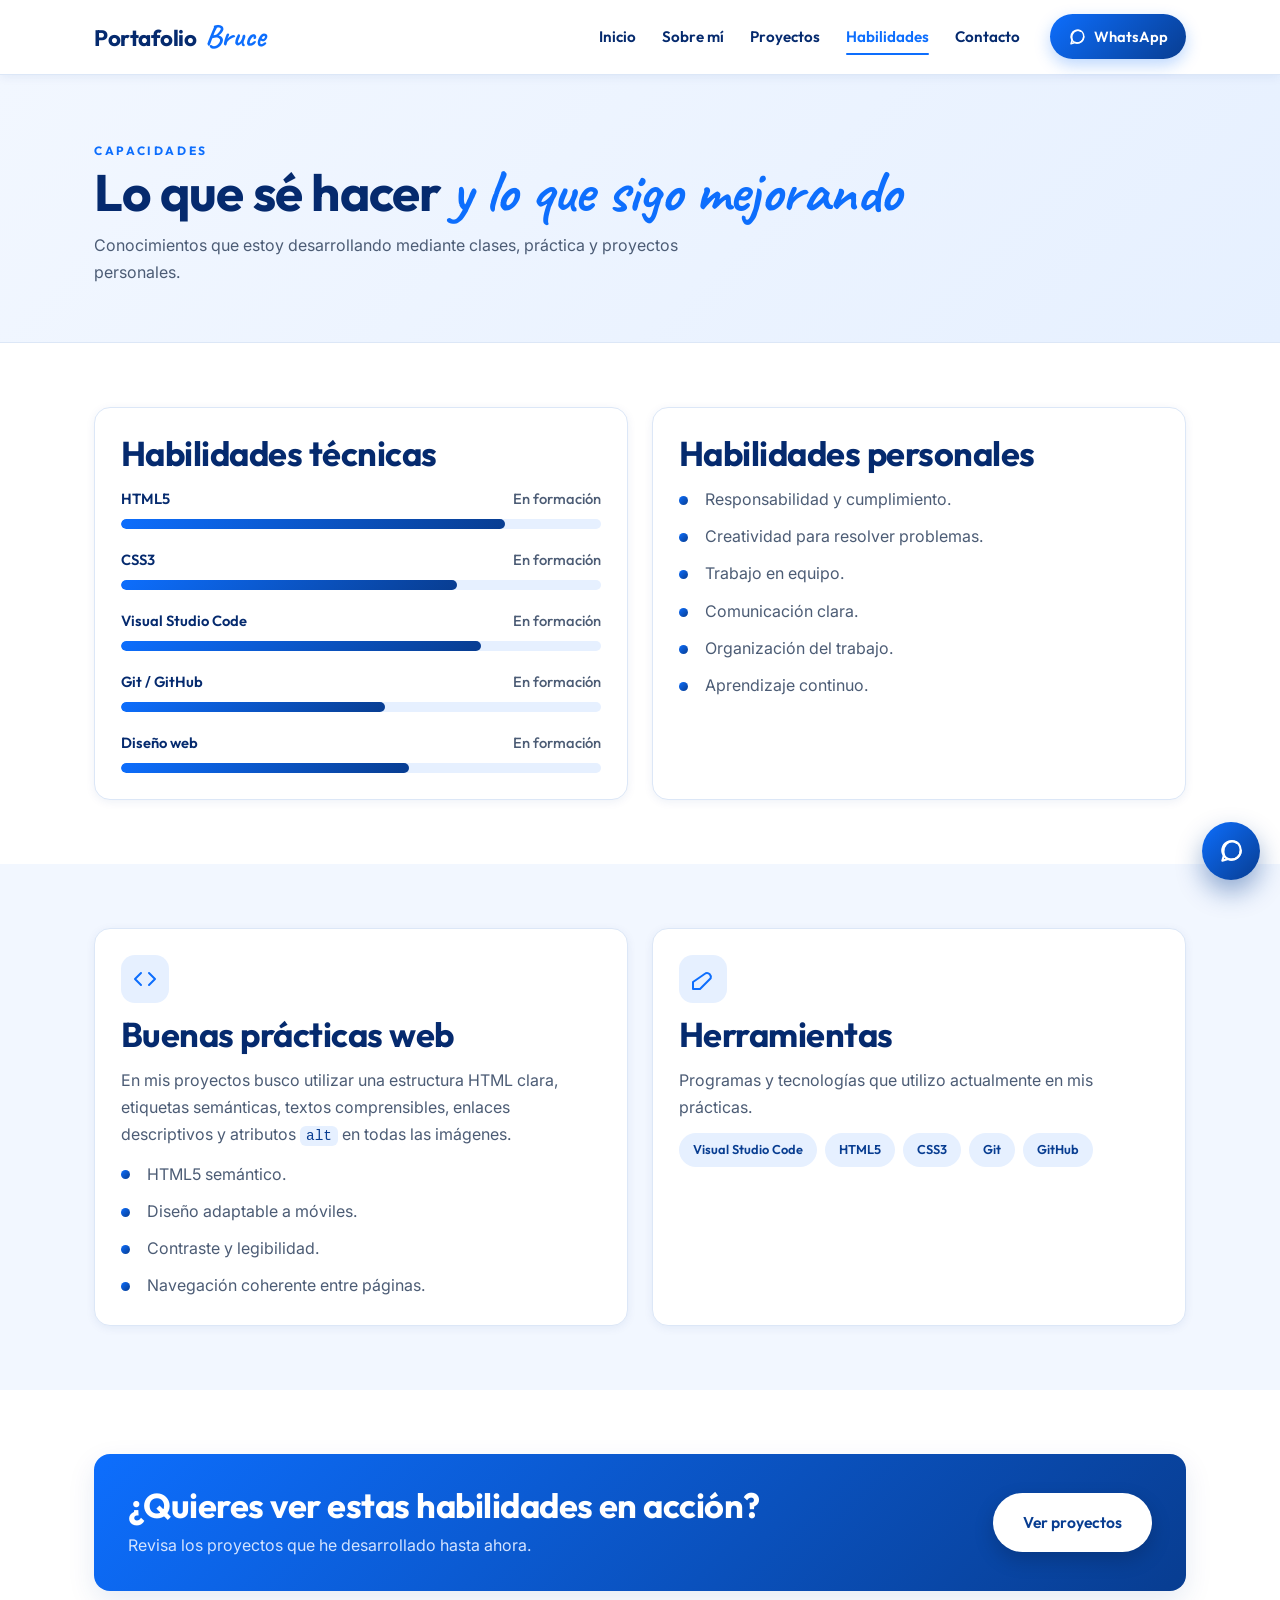
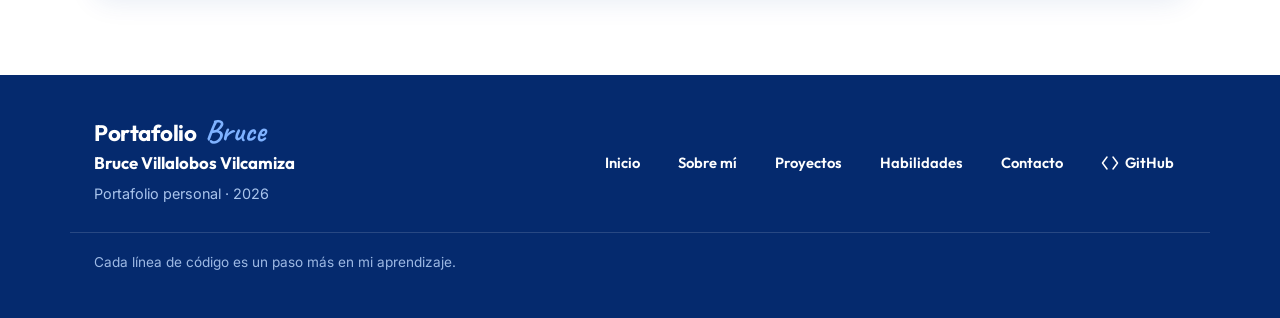
<file: portafolio_bruce/habilidades.html>
﻿    <!DOCTYPE html>
    <html lang="es">
    <head>
        <meta charset="UTF-8">
        <meta name="viewport" content="width=device-width, initial-scale=1.0">
        <meta name="description" content="Habilidades técnicas y personales de Bruce Villalobos Vilcamiza.">
        <meta name="theme-color" content="#083D91">
        <title>Portafolio Bruce | Habilidades</title>

        <link rel="preconnect" href="https://fonts.googleapis.com">
        <link rel="preconnect" href="https://fonts.gstatic.com" crossorigin>
        <link href="https://fonts.googleapis.com/css2?family=Caveat:wght@600;700&family=Inter:wght@400;500;600&family=Outfit:wght@400;600;700;800&display=swap" rel="stylesheet">

        <link rel="stylesheet" href="css/styles.css">
    </head>
    <body>

    <a class="skip-link" href="#contenido">Saltar al contenido</a>

    <header class="site-header">
        <div class="header-inner">
            <a class="logo" href="index.html" aria-label="Portafolio Bruce, ir al inicio">
                <span class="logo-portafolio">Portafolio</span>
                <span class="logo-bruce">Bruce</span>
            </a>

            <nav aria-label="Navegación principal">
                <ul>
                    <li><a href="index.html">Inicio</a></li>
                    <li><a href="sobre-mi.html">Sobre mí</a></li>
                    <li><a href="proyectos.html">Proyectos</a></li>
                    <li><a class="activo" href="habilidades.html">Habilidades</a></li>
                    <li><a href="contacto.html">Contacto</a></li>
                </ul>
            </nav>

            <a class="btn-whatsapp" href="https://wa.me/51958869705?text=Hola%20Bruce%2C%20vi%20tu%20portafolio%20web%20y%20me%20gustar%C3%ADa%20contactarte."
            target="_blank" rel="noopener" aria-label="Escribir a Bruce por WhatsApp">
                <svg class="icono" viewBox="0 0 24 24" fill="none" stroke="currentColor" stroke-width="2" stroke-linecap="round" stroke-linejoin="round" aria-hidden="true">
                    <path d="M21 11.5a8.5 8.5 0 1 1-3.8-7.1"/>
                    <path d="M21 11.5c0 4.7-3.8 8.5-8.5 8.5-1.1 0-2.2-.2-3.1-.6L4 21l1.6-5.4a8.4 8.4 0 0 1-.6-3.1C5 6.8 8.8 3 13.5 3S21 6.8 21 11.5Z"/>
                </svg>
                <span>WhatsApp</span>
            </a>
        </div>
    </header>

    <main id="contenido">

        <section class="page-header">
            <div class="container">
                <p class="eyebrow">Capacidades</p>
                <h1>Lo que sé hacer <span class="script">y lo que sigo mejorando</span></h1>
                <p>Conocimientos que estoy desarrollando mediante clases, práctica y proyectos personales.</p>
            </div>
        </section>

        <section>
            <div class="container grid-2">

                <article class="card">
                    <h2>Habilidades técnicas</h2>
                    <ul class="skill-list">
                        <li>
                            <div class="skill-name"><span>HTML5</span><span>En formación</span></div>
                            <div class="skill-bar"><div class="skill-level" style="width:80%"></div></div>
                        </li>
                        <li>
                            <div class="skill-name"><span>CSS3</span><span>En formación</span></div>
                            <div class="skill-bar"><div class="skill-level" style="width:70%"></div></div>
                        </li>
                        <li>
                            <div class="skill-name"><span>Visual Studio Code</span><span>En formación</span></div>
                            <div class="skill-bar"><div class="skill-level" style="width:75%"></div></div>
                        </li>
                        <li>
                            <div class="skill-name"><span>Git / GitHub</span><span>En formación</span></div>
                            <div class="skill-bar"><div class="skill-level" style="width:55%"></div></div>
                        </li>
                        <li>
                            <div class="skill-name"><span>Diseño web</span><span>En formación</span></div>
                            <div class="skill-bar"><div class="skill-level" style="width:60%"></div></div>
                        </li>
                    </ul>
                </article>

                <article class="card">
                    <h2>Habilidades personales</h2>
                    <ul class="list">
                        <li>Responsabilidad y cumplimiento.</li>
                        <li>Creatividad para resolver problemas.</li>
                        <li>Trabajo en equipo.</li>
                        <li>Comunicación clara.</li>
                        <li>Organización del trabajo.</li>
                        <li>Aprendizaje continuo.</li>
                    </ul>
                </article>

            </div>
        </section>

        <section class="section-alt">
            <div class="container grid-2">

                <article class="card">
                    <div class="card-icon" aria-hidden="true">
                        <svg viewBox="0 0 24 24" fill="none" stroke="currentColor" stroke-width="2" stroke-linecap="round" stroke-linejoin="round">
                            <path d="m8 6-6 6 6 6M16 6l6 6-6 6"/>
                        </svg>
                    </div>
                    <h2>Buenas prácticas web</h2>
                    <p>
                        En mis proyectos busco utilizar una estructura HTML clara, etiquetas
                        semánticas, textos comprensibles, enlaces descriptivos y atributos
                        <code>alt</code> en todas las imágenes.
                    </p>
                    <ul class="list">
                        <li>HTML5 semántico.</li>
                        <li>Diseño adaptable a móviles.</li>
                        <li>Contraste y legibilidad.</li>
                        <li>Navegación coherente entre páginas.</li>
                    </ul>
                </article>

                <article class="card">
                    <div class="card-icon" aria-hidden="true">
                        <svg viewBox="0 0 24 24" fill="none" stroke="currentColor" stroke-width="2" stroke-linecap="round" stroke-linejoin="round">
                            <path d="M14.7 6.3a4 4 0 0 1 5 5L9 22H2v-7L14.7 6.3Z"/>
                        </svg>
                    </div>
                    <h2>Herramientas</h2>
                    <p>Programas y tecnologías que utilizo actualmente en mis prácticas.</p>
                    <div class="badges">
                        <span class="badge">Visual Studio Code</span>
                        <span class="badge">HTML5</span>
                        <span class="badge">CSS3</span>
                        <span class="badge">Git</span>
                        <span class="badge">GitHub</span>
                    </div>
                </article>

            </div>
        </section>

        <section>
            <div class="container">
                <div class="cta">
                    <div>
                        <h2>¿Quieres ver estas habilidades en acción?</h2>
                        <p>Revisa los proyectos que he desarrollado hasta ahora.</p>
                    </div>
                    <a class="btn" href="proyectos.html">Ver proyectos</a>
                </div>
            </div>
        </section>

    </main>

    <footer class="site-footer">
        <div class="footer-inner">
            <div>
                <a class="logo footer-logo" href="index.html">
                    <span class="logo-portafolio">Portafolio</span>
                    <span class="logo-bruce">Bruce</span>
                </a>
                <strong>Bruce Villalobos Vilcamiza</strong>
                <p>Portafolio personal · 2026</p>
            </div>

            <nav class="footer-links" aria-label="Enlaces del pie de página">
                <a href="index.html">Inicio</a>
                <a href="sobre-mi.html">Sobre mí</a>
                <a href="proyectos.html">Proyectos</a>
                <a href="habilidades.html">Habilidades</a>
                <a href="contacto.html">Contacto</a>
                <a class="footer-github" href="https://github.com/BruceVillalobos" target="_blank" rel="noopener">
                    <svg class="icono" viewBox="0 0 24 24" fill="none" stroke="currentColor" stroke-width="2" stroke-linecap="round" stroke-linejoin="round" aria-hidden="true">
                        <polyline points="8 4 2 12 8 20"/>
                        <polyline points="16 4 22 12 16 20"/>
                    </svg>
                    GitHub
                </a>
            </nav>
        </div>

        <p class="footer-bottom">Cada línea de código es un paso más en mi aprendizaje.</p>
    </footer>

    <a class="whatsapp-float" href="https://wa.me/51958869705?text=Hola%20Bruce%2C%20vi%20tu%20portafolio%20web%20y%20me%20gustar%C3%ADa%20contactarte."
    target="_blank" rel="noopener" aria-label="Contactar a Bruce por WhatsApp">
        <svg class="icono" viewBox="0 0 24 24" fill="none" stroke="currentColor" stroke-width="2" stroke-linecap="round" stroke-linejoin="round" aria-hidden="true">
            <path d="M21 11.5a8.5 8.5 0 1 1-3.8-7.1"/>
            <path d="M21 11.5c0 4.7-3.8 8.5-8.5 8.5-1.1 0-2.2-.2-3.1-.6L4 21l1.6-5.4a8.4 8.4 0 0 1-.6-3.1C5 6.8 8.8 3 13.5 3S21 6.8 21 11.5Z"/>
        </svg>
    </a>

    </body>
    </html>
</file>
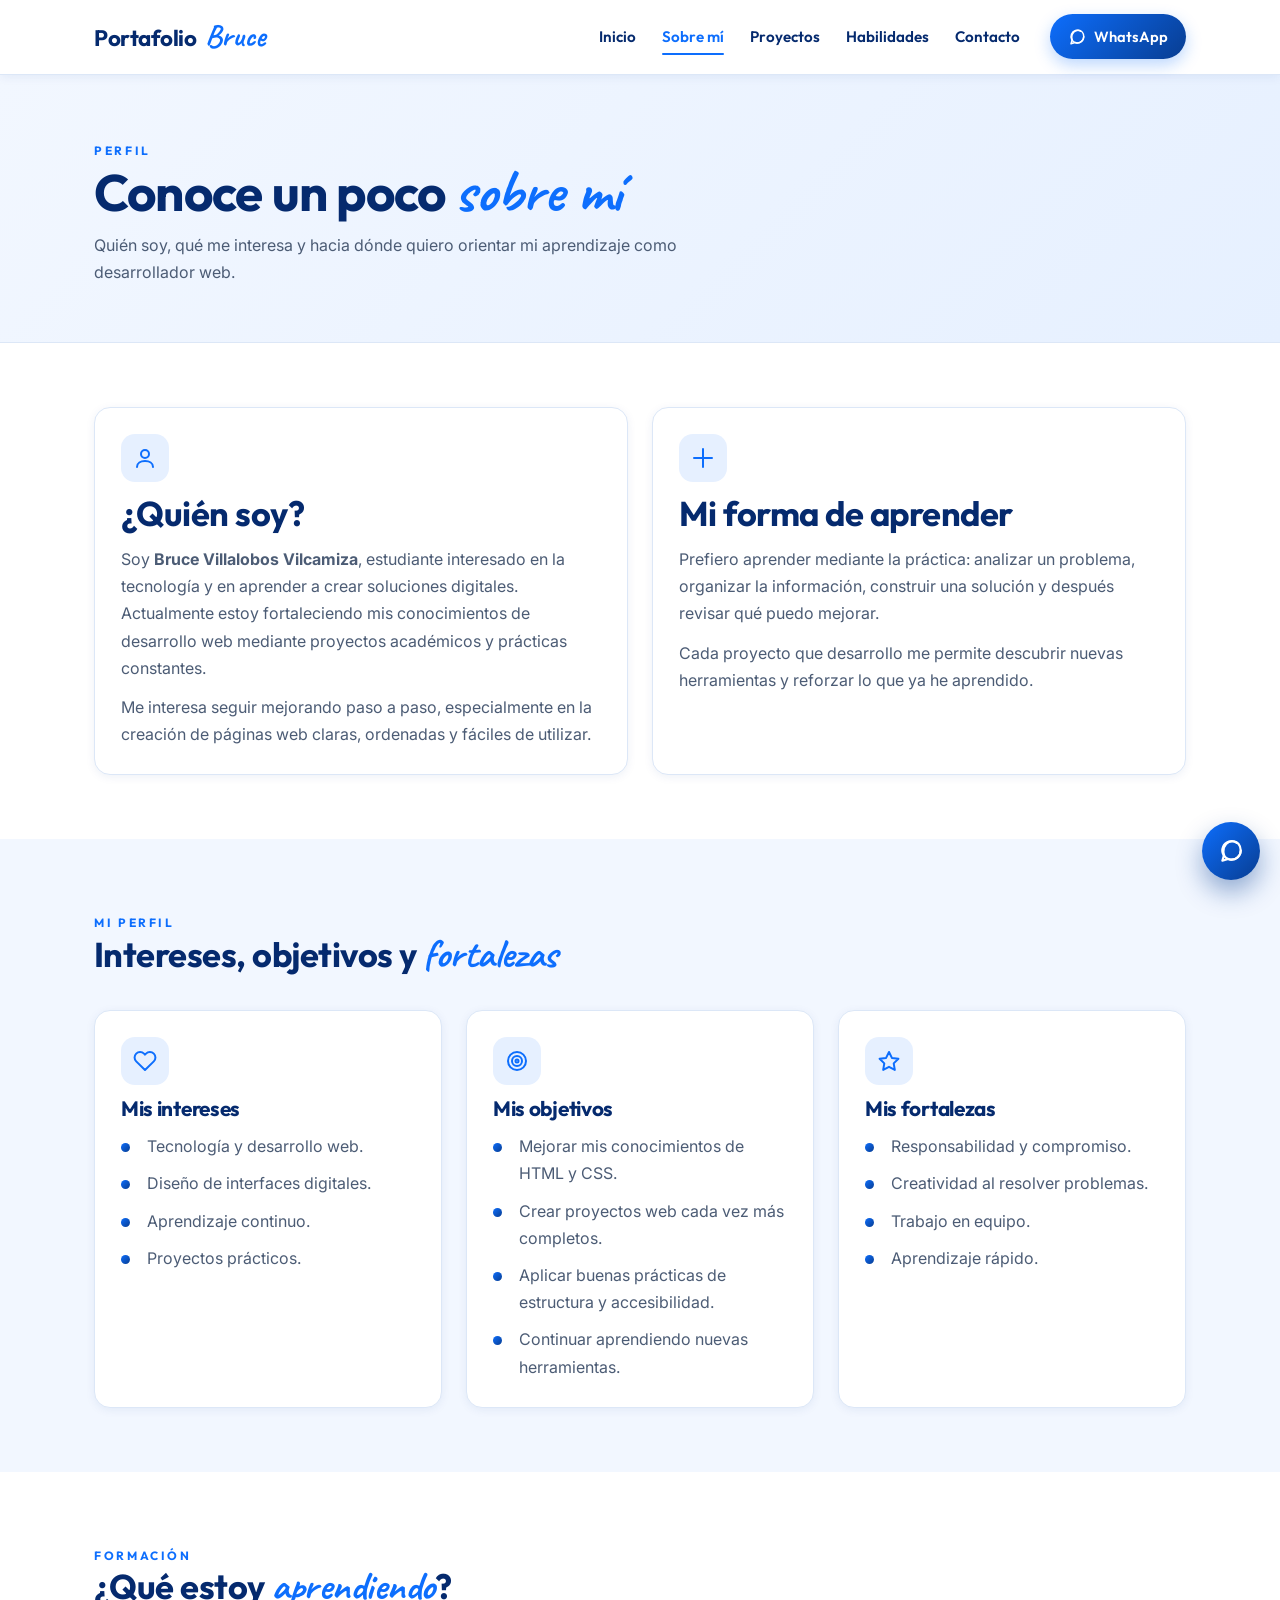
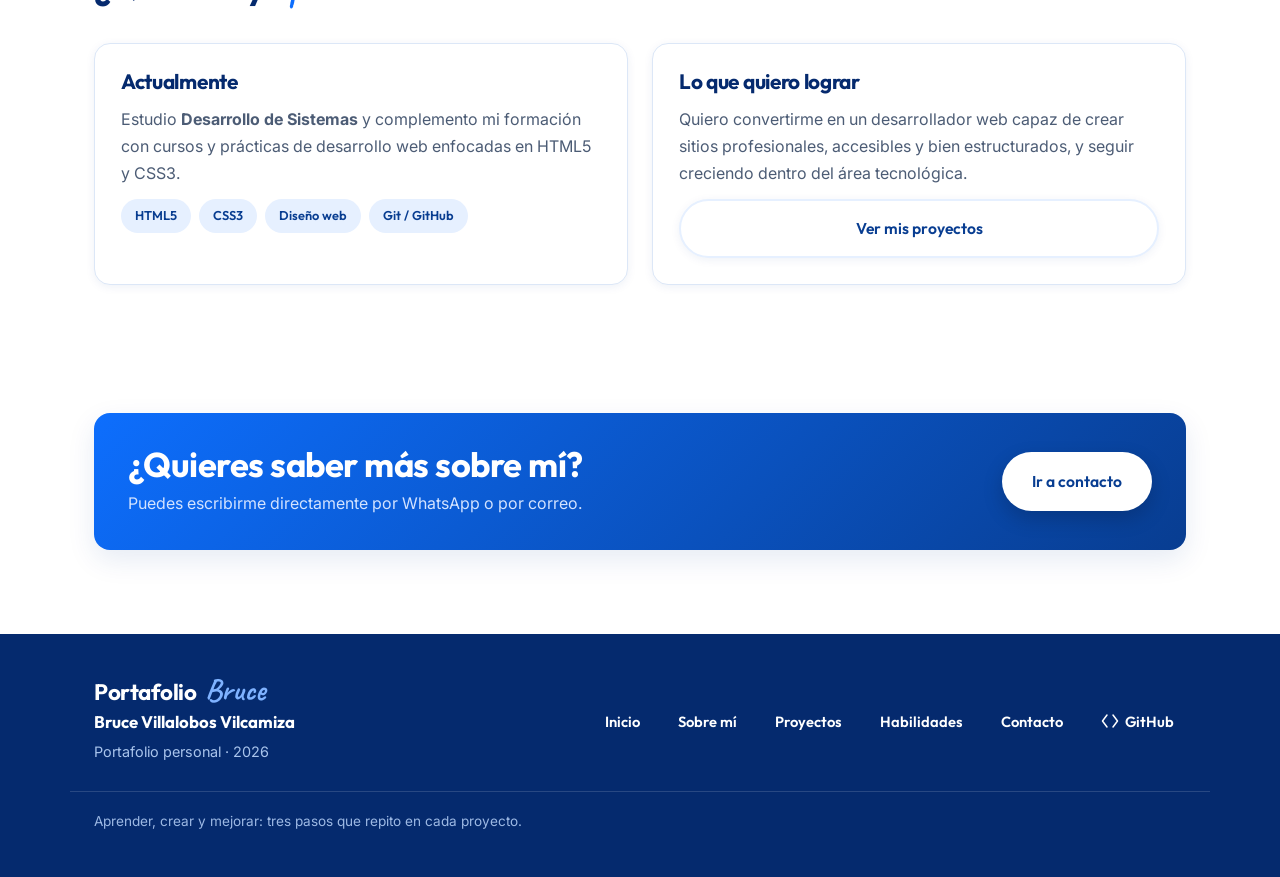
<file: portafolio_bruce/sobre-mi.html>
﻿    <!DOCTYPE html>
    <html lang="es">
    <head>
        <meta charset="UTF-8">
        <meta name="viewport" content="width=device-width, initial-scale=1.0">
        <meta name="description" content="Información personal, intereses y objetivos de Bruce Villalobos Vilcamiza.">
        <meta name="theme-color" content="#083D91">
        <title>Portafolio Bruce | Sobre mí</title>

        <link rel="preconnect" href="https://fonts.googleapis.com">
        <link rel="preconnect" href="https://fonts.gstatic.com" crossorigin>
        <link href="https://fonts.googleapis.com/css2?family=Caveat:wght@600;700&family=Inter:wght@400;500;600&family=Outfit:wght@400;600;700;800&display=swap" rel="stylesheet">

        <link rel="stylesheet" href="css/styles.css">
    </head>
    <body>

    <a class="skip-link" href="#contenido">Saltar al contenido</a>

    <header class="site-header">
        <div class="header-inner">
            <a class="logo" href="index.html" aria-label="Portafolio Bruce, ir al inicio">
                <span class="logo-portafolio">Portafolio</span>
                <span class="logo-bruce">Bruce</span>
            </a>

            <nav aria-label="Navegación principal">
                <ul>
                    <li><a href="index.html">Inicio</a></li>
                    <li><a class="activo" href="sobre-mi.html">Sobre mí</a></li>
                    <li><a href="proyectos.html">Proyectos</a></li>
                    <li><a href="habilidades.html">Habilidades</a></li>
                    <li><a href="contacto.html">Contacto</a></li>
                </ul>
            </nav>

            <a class="btn-whatsapp" href="https://wa.me/51958869705?text=Hola%20Bruce%2C%20vi%20tu%20portafolio%20web%20y%20me%20gustar%C3%ADa%20contactarte."
            target="_blank" rel="noopener" aria-label="Escribir a Bruce por WhatsApp">
                <svg class="icono" viewBox="0 0 24 24" fill="none" stroke="currentColor" stroke-width="2" stroke-linecap="round" stroke-linejoin="round" aria-hidden="true">
                    <path d="M21 11.5a8.5 8.5 0 1 1-3.8-7.1"/>
                    <path d="M21 11.5c0 4.7-3.8 8.5-8.5 8.5-1.1 0-2.2-.2-3.1-.6L4 21l1.6-5.4a8.4 8.4 0 0 1-.6-3.1C5 6.8 8.8 3 13.5 3S21 6.8 21 11.5Z"/>
                </svg>
                <span>WhatsApp</span>
            </a>
        </div>
    </header>

    <main id="contenido">

        <section class="page-header">
            <div class="container">
                <p class="eyebrow">Perfil</p>
                <h1>Conoce un poco <span class="script">sobre mí</span></h1>
                <p>Quién soy, qué me interesa y hacia dónde quiero orientar mi aprendizaje como desarrollador web.</p>
            </div>
        </section>

        <section>
            <div class="container grid-2">
                <article class="card">
                    <div class="card-icon" aria-hidden="true">
                        <svg viewBox="0 0 24 24" fill="none" stroke="currentColor" stroke-width="2" stroke-linecap="round" stroke-linejoin="round">
                            <circle cx="12" cy="8" r="4"/>
                            <path d="M4 21c0-4 3.6-6 8-6s8 2 8 6"/>
                        </svg>
                    </div>
                    <h2>¿Quién soy?</h2>
                    <p>
                        Soy <strong>Bruce Villalobos Vilcamiza</strong>, estudiante interesado en la
                        tecnología y en aprender a crear soluciones digitales. Actualmente estoy
                        fortaleciendo mis conocimientos de desarrollo web mediante proyectos
                        académicos y prácticas constantes.
                    </p>
                    <p>
                        Me interesa seguir mejorando paso a paso, especialmente en la creación de
                        páginas web claras, ordenadas y fáciles de utilizar.
                    </p>
                </article>

                <article class="card">
                    <div class="card-icon" aria-hidden="true">
                        <svg viewBox="0 0 24 24" fill="none" stroke="currentColor" stroke-width="2" stroke-linecap="round" stroke-linejoin="round">
                            <path d="M12 3v18M3 12h18"/>
                        </svg>
                    </div>
                    <h2>Mi forma de aprender</h2>
                    <p>
                        Prefiero aprender mediante la práctica: analizar un problema, organizar la
                        información, construir una solución y después revisar qué puedo mejorar.
                    </p>
                    <p>
                        Cada proyecto que desarrollo me permite descubrir nuevas herramientas y
                        reforzar lo que ya he aprendido.
                    </p>
                </article>
            </div>
        </section>

        <section class="section-alt">
            <div class="container">
                <div class="section-title">
                    <p class="eyebrow">Mi perfil</p>
                    <h2>Intereses, objetivos y <span class="script">fortalezas</span></h2>
                </div>

                <div class="grid-3">
                    <article class="card">
                        <div class="card-icon" aria-hidden="true">
                            <svg viewBox="0 0 24 24" fill="none" stroke="currentColor" stroke-width="2" stroke-linecap="round" stroke-linejoin="round">
                                <path d="M20.8 4.6a5.5 5.5 0 0 0-7.8 0L12 5.7l-1-1.1a5.5 5.5 0 1 0-7.8 7.8L12 21l8.8-8.6a5.5 5.5 0 0 0 0-7.8Z"/>
                            </svg>
                        </div>
                        <h3>Mis intereses</h3>
                        <ul class="list">
                            <li>Tecnología y desarrollo web.</li>
                            <li>Diseño de interfaces digitales.</li>
                            <li>Aprendizaje continuo.</li>
                            <li>Proyectos prácticos.</li>
                        </ul>
                    </article>

                    <article class="card">
                        <div class="card-icon" aria-hidden="true">
                            <svg viewBox="0 0 24 24" fill="none" stroke="currentColor" stroke-width="2" stroke-linecap="round" stroke-linejoin="round">
                                <circle cx="12" cy="12" r="9"/>
                                <circle cx="12" cy="12" r="5"/>
                                <circle cx="12" cy="12" r="1.5"/>
                            </svg>
                        </div>
                        <h3>Mis objetivos</h3>
                        <ul class="list">
                            <li>Mejorar mis conocimientos de HTML y CSS.</li>
                            <li>Crear proyectos web cada vez más completos.</li>
                            <li>Aplicar buenas prácticas de estructura y accesibilidad.</li>
                            <li>Continuar aprendiendo nuevas herramientas.</li>
                        </ul>
                    </article>

                    <article class="card">
                        <div class="card-icon" aria-hidden="true">
                            <svg viewBox="0 0 24 24" fill="none" stroke="currentColor" stroke-width="2" stroke-linecap="round" stroke-linejoin="round">
                                <path d="m12 3 2.9 5.9 6.5.9-4.7 4.6 1.1 6.5L12 17.8 6.2 20.9l1.1-6.5L2.6 9.8l6.5-.9L12 3Z"/>
                            </svg>
                        </div>
                        <h3>Mis fortalezas</h3>
                        <ul class="list">
                            <li>Responsabilidad y compromiso.</li>
                            <li>Creatividad al resolver problemas.</li>
                            <li>Trabajo en equipo.</li>
                            <li>Aprendizaje rápido.</li>
                        </ul>
                    </article>
                </div>
            </div>
        </section>

        <section>
            <div class="container">
                <div class="section-title">
                    <p class="eyebrow">Formación</p>
                    <h2>¿Qué estoy <span class="script">aprendiendo</span>?</h2>
                </div>

                <div class="grid-2">
                    <article class="card">
                        <h3>Actualmente</h3>
                        <p>
                            Estudio <strong>Desarrollo de Sistemas</strong> y complemento mi formación con
                            cursos y prácticas de desarrollo web enfocadas en HTML5 y CSS3.
                        </p>
                        <div class="badges">
                            <span class="badge">HTML5</span>
                            <span class="badge">CSS3</span>
                            <span class="badge">Diseño web</span>
                            <span class="badge">Git / GitHub</span>
                        </div>
                    </article>

                    <article class="card">
                        <h3>Lo que quiero lograr</h3>
                        <p>
                            Quiero convertirme en un desarrollador web capaz de crear sitios
                            profesionales, accesibles y bien estructurados, y seguir creciendo
                            dentro del área tecnológica.
                        </p>
                        <a class="btn btn-secundario" href="proyectos.html">Ver mis proyectos</a>
                    </article>
                </div>
            </div>
        </section>

        <section>
            <div class="container">
                <div class="cta">
                    <div>
                        <h2>¿Quieres saber más sobre mí?</h2>
                        <p>Puedes escribirme directamente por WhatsApp o por correo.</p>
                    </div>
                    <a class="btn" href="contacto.html">Ir a contacto</a>
                </div>
            </div>
        </section>

    </main>

    <footer class="site-footer">
        <div class="footer-inner">
            <div>
                <a class="logo footer-logo" href="index.html">
                    <span class="logo-portafolio">Portafolio</span>
                    <span class="logo-bruce">Bruce</span>
                </a>
                <strong>Bruce Villalobos Vilcamiza</strong>
                <p>Portafolio personal · 2026</p>
            </div>

            <nav class="footer-links" aria-label="Enlaces del pie de página">
                <a href="index.html">Inicio</a>
                <a href="sobre-mi.html">Sobre mí</a>
                <a href="proyectos.html">Proyectos</a>
                <a href="habilidades.html">Habilidades</a>
                <a href="contacto.html">Contacto</a>
                <a class="footer-github" href="https://github.com/BruceVillalobos" target="_blank" rel="noopener">
                    <svg class="icono" viewBox="0 0 24 24" fill="none" stroke="currentColor" stroke-width="2" stroke-linecap="round" stroke-linejoin="round" aria-hidden="true">
                        <polyline points="8 4 2 12 8 20"/>
                        <polyline points="16 4 22 12 16 20"/>
                    </svg>
                    GitHub
                </a>
            </nav>
        </div>

        <p class="footer-bottom">Aprender, crear y mejorar: tres pasos que repito en cada proyecto.</p>
    </footer>

    <a class="whatsapp-float" href="https://wa.me/51958869705?text=Hola%20Bruce%2C%20vi%20tu%20portafolio%20web%20y%20me%20gustar%C3%ADa%20contactarte."
    target="_blank" rel="noopener" aria-label="Contactar a Bruce por WhatsApp">
        <svg class="icono" viewBox="0 0 24 24" fill="none" stroke="currentColor" stroke-width="2" stroke-linecap="round" stroke-linejoin="round" aria-hidden="true">
            <path d="M21 11.5a8.5 8.5 0 1 1-3.8-7.1"/>
            <path d="M21 11.5c0 4.7-3.8 8.5-8.5 8.5-1.1 0-2.2-.2-3.1-.6L4 21l1.6-5.4a8.4 8.4 0 0 1-.6-3.1C5 6.8 8.8 3 13.5 3S21 6.8 21 11.5Z"/>
        </svg>
    </a>

    </body>
    </html>
</file>
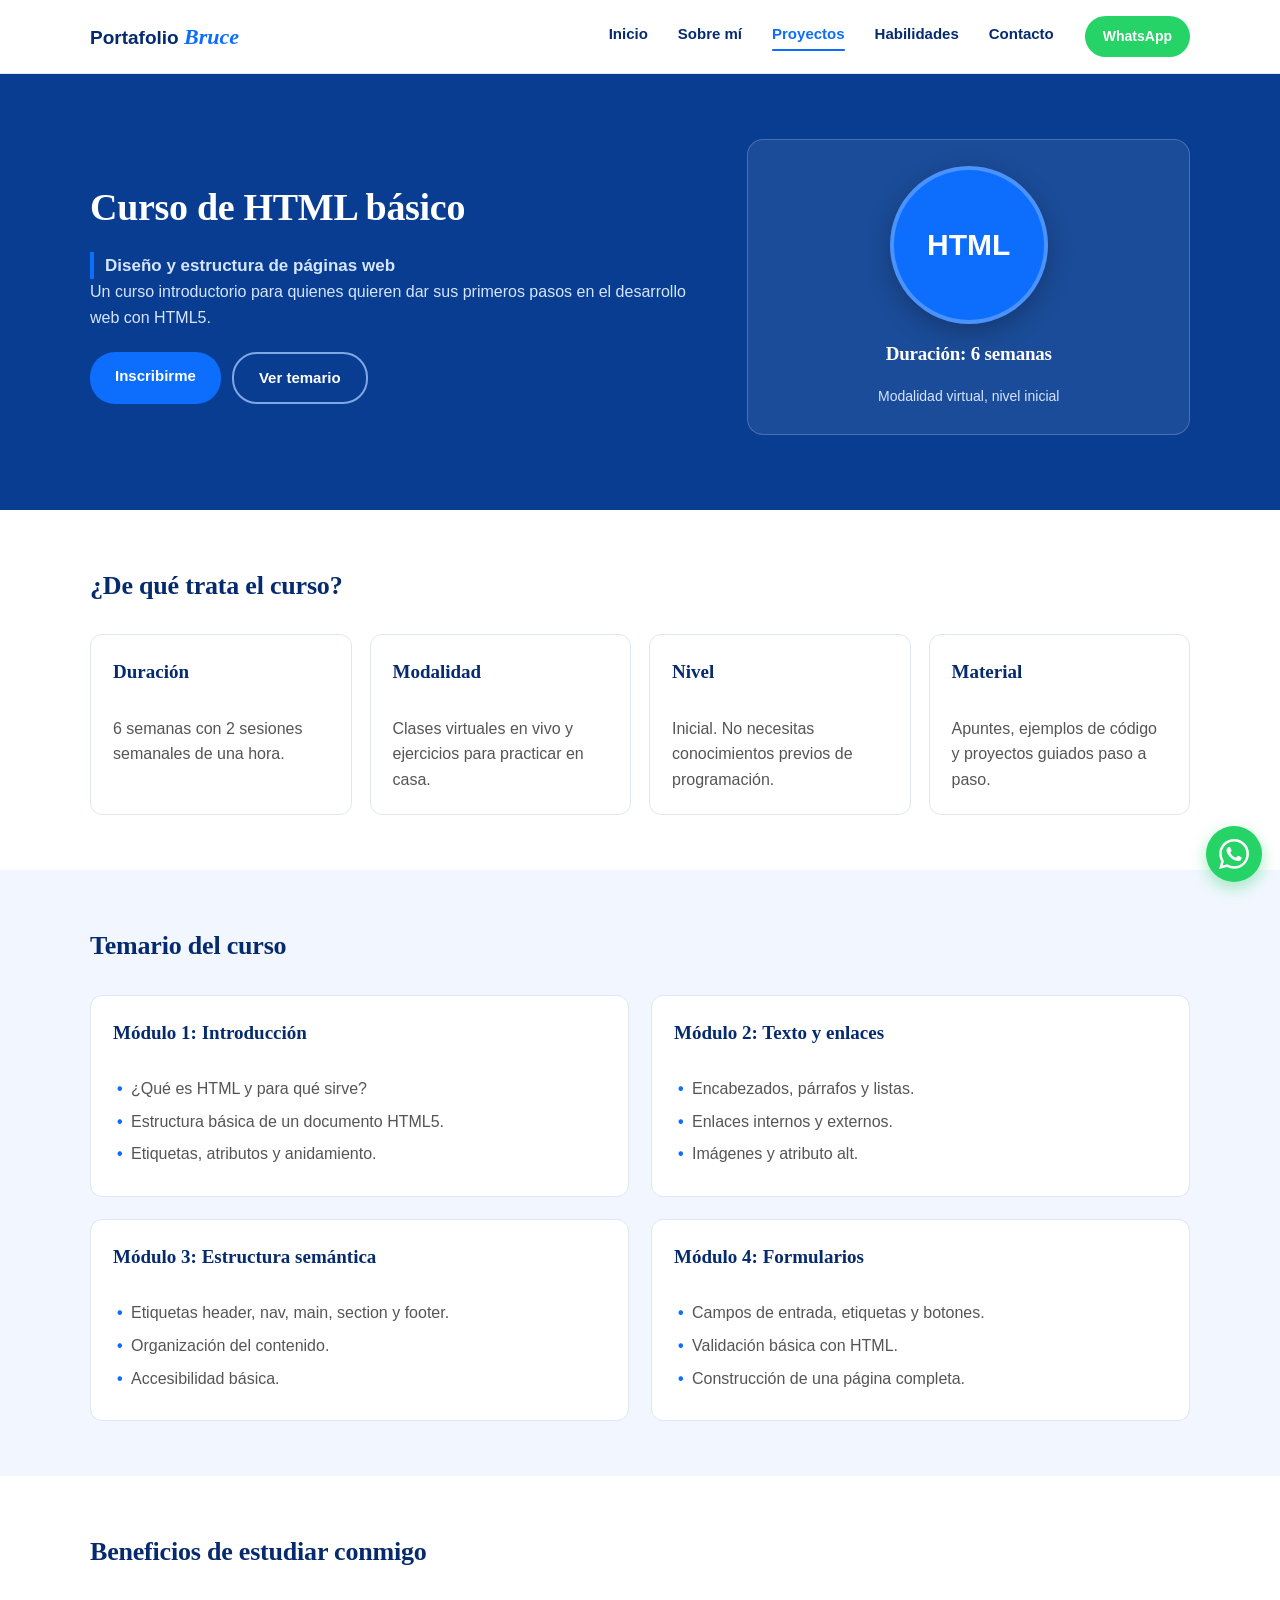
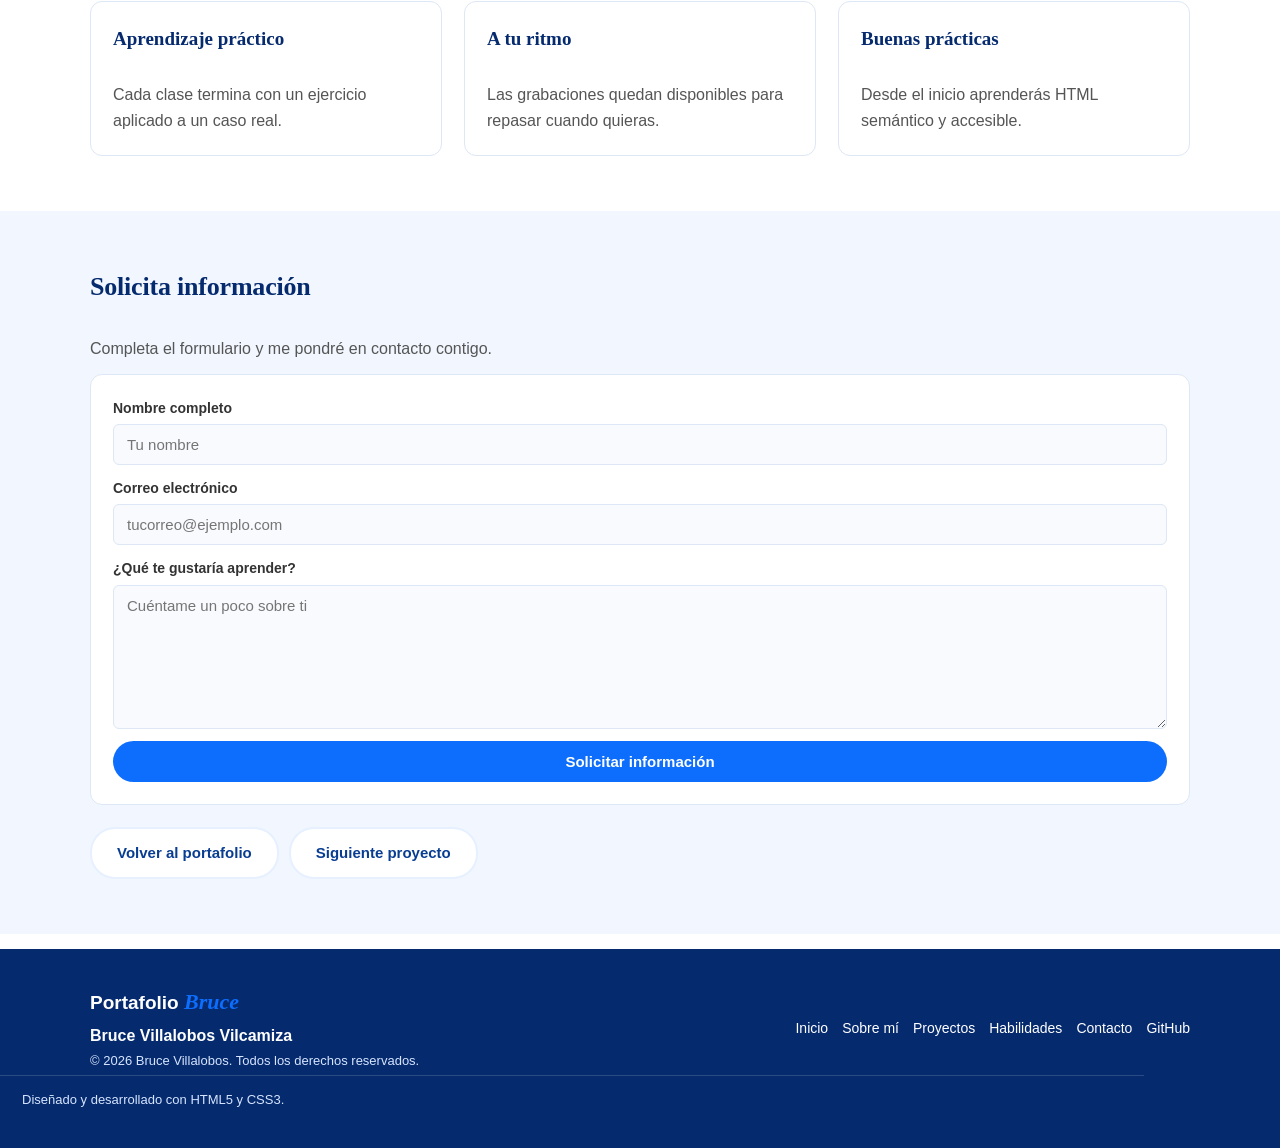
<file: proyectos/curso-html.html>
﻿<!DOCTYPE html>
<html lang="es">
<head>
  <meta charset="UTF-8">
  <meta name="viewport" content="width=device-width, initial-scale=1.0">
  <title>Curso de HTML | Proyecto de Bruce</title>
  <meta name="description" content="Landing page del curso básico de HTML5: temario, beneficios y formulario de inscripción.">
  <link rel="icon" type="image/svg+xml" href="../favicon.svg">
  <link rel="stylesheet" href="../css/styles.css">
</head>
<body>
  <header class="cabecera">
    <nav class="contenedor" aria-label="Menú principal">
      <a class="logo" href="../index.html">Portafolio <em>Bruce</em></a>
      <div class="menu-nav">
        <ul class="menu">
          <li><a href="../index.html">Inicio</a></li>
          <li><a href="../sobre-mi.html">Sobre mí</a></li>
          <li><a class="activo" href="../proyectos.html">Proyectos</a></li>
          <li><a href="../habilidades.html">Habilidades</a></li>
          <li><a href="../contacto.html">Contacto</a></li>
        </ul>
      </div>
      <a class="btn-wa" href="https://wa.me/51958869705" target="_blank" rel="noopener">WhatsApp</a>
    </nav>
  </header>

  <main id="contenido">
    <section class="portada">
      <div class="contenedor fila-2">
        <div>
          <h1>Curso de HTML básico</h1>
          <p class="rol">Diseño y estructura de páginas web</p>
          <p>Un curso introductorio para quienes quieren dar sus primeros pasos en el desarrollo web con HTML5.</p>
          <div class="botones">
            <a class="boton" href="#inscripcion">Inscribirme</a>
            <a class="boton borde" href="#temario">Ver temario</a>
          </div>
        </div>
        <aside class="perfil">
          <div class="avatar">HTML</div>
          <h2>Duración: 6 semanas</h2>
          <p>Modalidad virtual, nivel inicial</p>
        </aside>
      </div>
    </section>

    <section>
      <div class="contenedor">
        <h2>¿De qué trata el curso?</h2>
        <div class="fila-4">
          <article class="caja">
            <h3>Duración</h3>
            <p>6 semanas con 2 sesiones semanales de una hora.</p>
          </article>
          <article class="caja">
            <h3>Modalidad</h3>
            <p>Clases virtuales en vivo y ejercicios para practicar en casa.</p>
          </article>
          <article class="caja">
            <h3>Nivel</h3>
            <p>Inicial. No necesitas conocimientos previos de programación.</p>
          </article>
          <article class="caja">
            <h3>Material</h3>
            <p>Apuntes, ejemplos de código y proyectos guiados paso a paso.</p>
          </article>
        </div>
      </div>
    </section>

    <section class="gris" id="temario">
      <div class="contenedor">
        <h2>Temario del curso</h2>
        <div class="fila-2">
          <article class="caja">
            <h3>Módulo 1: Introducción</h3>
            <ul class="puntos">
              <li>¿Qué es HTML y para qué sirve?</li>
              <li>Estructura básica de un documento HTML5.</li>
              <li>Etiquetas, atributos y anidamiento.</li>
            </ul>
          </article>
          <article class="caja">
            <h3>Módulo 2: Texto y enlaces</h3>
            <ul class="puntos">
              <li>Encabezados, párrafos y listas.</li>
              <li>Enlaces internos y externos.</li>
              <li>Imágenes y atributo alt.</li>
            </ul>
          </article>
          <article class="caja">
            <h3>Módulo 3: Estructura semántica</h3>
            <ul class="puntos">
              <li>Etiquetas header, nav, main, section y footer.</li>
              <li>Organización del contenido.</li>
              <li>Accesibilidad básica.</li>
            </ul>
          </article>
          <article class="caja">
            <h3>Módulo 4: Formularios</h3>
            <ul class="puntos">
              <li>Campos de entrada, etiquetas y botones.</li>
              <li>Validación básica con HTML.</li>
              <li>Construcción de una página completa.</li>
            </ul>
          </article>
        </div>
      </div>
    </section>

    <section>
      <div class="contenedor">
        <h2>Beneficios de estudiar conmigo</h2>
        <div class="fila-3">
          <article class="caja">
            <h3>Aprendizaje práctico</h3>
            <p>Cada clase termina con un ejercicio aplicado a un caso real.</p>
          </article>
          <article class="caja">
            <h3>A tu ritmo</h3>
            <p>Las grabaciones quedan disponibles para repasar cuando quieras.</p>
          </article>
          <article class="caja">
            <h3>Buenas prácticas</h3>
            <p>Desde el inicio aprenderás HTML semántico y accesible.</p>
          </article>
        </div>
      </div>
    </section>

    <section class="gris" id="inscripcion">
      <div class="contenedor">
        <h2>Solicita información</h2>
        <p>Completa el formulario y me pondré en contacto contigo.</p>
        <form action="mailto:brucealfredor@gmail.com" method="post" enctype="text/plain">
          <div class="campo">
            <label for="c-nombre">Nombre completo</label>
            <input type="text" id="c-nombre" name="nombre" placeholder="Tu nombre" required>
          </div>
          <div class="campo">
            <label for="c-correo">Correo electrónico</label>
            <input type="email" id="c-correo" name="correo" placeholder="tucorreo@ejemplo.com" required>
          </div>
          <div class="campo">
            <label for="c-mensaje">¿Qué te gustaría aprender?</label>
            <textarea id="c-mensaje" name="mensaje" placeholder="Cuéntame un poco sobre ti"></textarea>
          </div>
          <button class="boton" type="submit">Solicitar información</button>
        </form>
        <div class="nav-proyectos">
          <a class="boton borde" href="../proyectos.html">Volver al portafolio</a>
          <a class="boton borde" href="menu-digital.html">Siguiente proyecto</a>
        </div>
      </div>
    </section>
  </main>

  <footer class="pie">
    <div class="contenedor">
      <div>
        <a class="logo" href="../index.html">Portafolio <em>Bruce</em></a>
        <strong>Bruce Villalobos Vilcamiza</strong>
        <p>© 2026 Bruce Villalobos. Todos los derechos reservados.</p>
      </div>
      <nav class="pie-links" aria-label="Enlaces del pie de página">
        <a href="../index.html">Inicio</a>
        <a href="../sobre-mi.html">Sobre mí</a>
        <a href="../proyectos.html">Proyectos</a>
        <a href="../habilidades.html">Habilidades</a>
        <a href="../contacto.html">Contacto</a>
        <a href="https://github.com/BruceVillalobos" target="_blank" rel="noopener">GitHub</a>
      </nav>
    </div>
    <p class="credito">Diseñado y desarrollado con HTML5 y CSS3.</p>
  </footer>

  <a class="wa-flotante" href="https://wa.me/51958869705" target="_blank" rel="noopener" aria-label="Contactar por WhatsApp">
    <svg viewBox="0 0 24 24" xmlns="http://www.w3.org/2000/svg" aria-hidden="true">
      <path d="M17.472 14.382c-.297-.149-1.758-.867-2.03-.967-.273-.099-.471-.148-.67.15-.197.297-.767.966-.94 1.164-.173.199-.347.223-.644.075-.297-.15-1.255-.463-2.39-1.475-.883-.788-1.48-1.761-1.653-2.059-.173-.297-.018-.458.13-.606.134-.133.298-.347.446-.52.149-.174.198-.298.298-.497.099-.198.05-.371-.025-.52-.075-.149-.669-1.612-.916-2.207-.242-.579-.487-.5-.669-.51-.173-.008-.371-.01-.57-.01-.198 0-.52.074-.792.372-.272.297-1.04 1.016-1.04 2.479 0 1.462 1.065 2.875 1.213 3.074.149.198 2.096 3.2 5.077 4.487.709.306 1.262.489 1.694.625.712.227 1.36.195 1.871.118.571-.085 1.758-.719 2.006-1.413.248-.694.248-1.289.173-1.413-.074-.124-.272-.198-.57-.347m-5.421 7.403h-.004a9.87 9.87 0 01-5.031-1.378l-.361-.214-3.741.982.998-3.648-.235-.374a9.86 9.86 0 01-1.51-5.26c.001-5.45 4.436-9.884 9.888-9.884 2.64 0 5.122 1.03 6.988 2.898a9.825 9.825 0 012.893 6.994c-.003 5.45-4.437 9.884-9.885 9.884m8.413-18.297A11.815 11.815 0 0012.05 0C5.495 0 .16 5.335.157 11.892c0 2.096.547 4.142 1.588 5.945L.057 24l6.305-1.654a11.882 11.882 0 005.683 1.448h.005c6.554 0 11.89-5.335 11.893-11.893a11.821 11.821 0 00-3.48-8.413Z"/>
    </svg>
  </a>
</body>
</html>
</file>
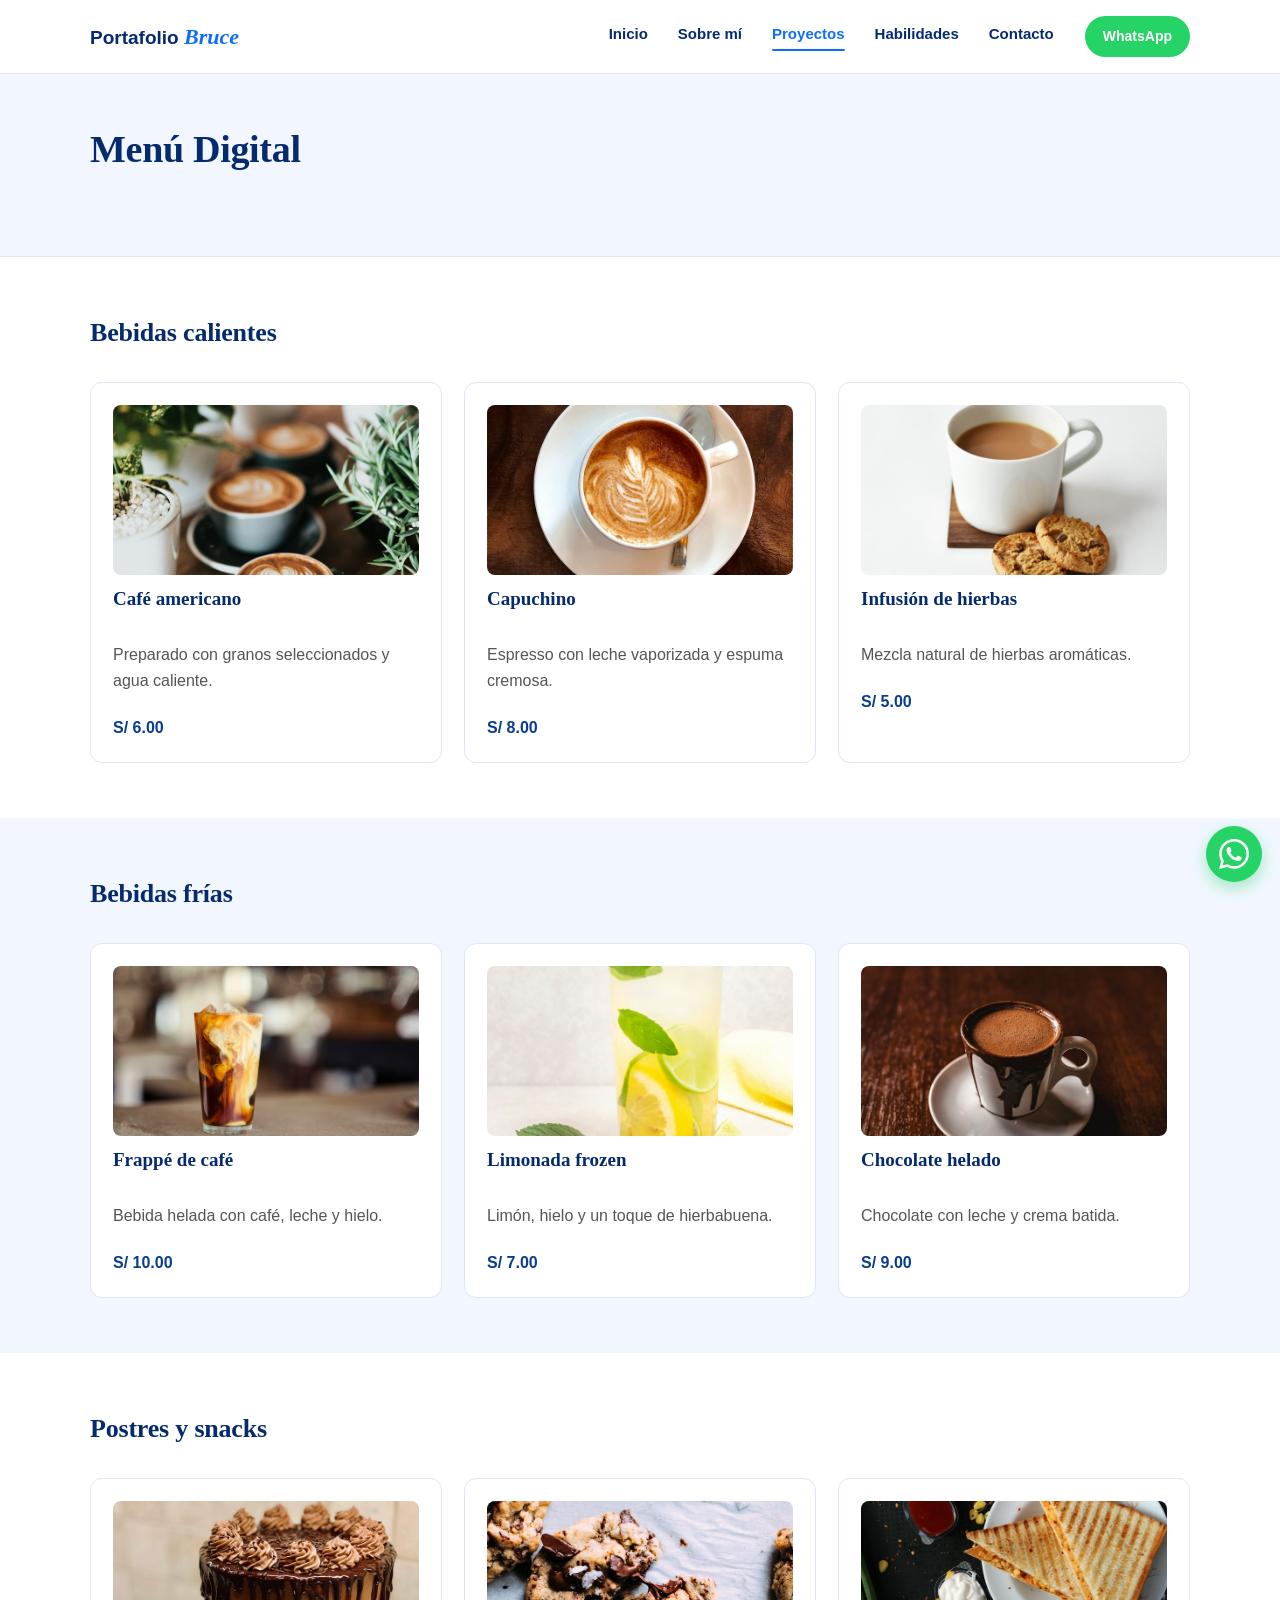
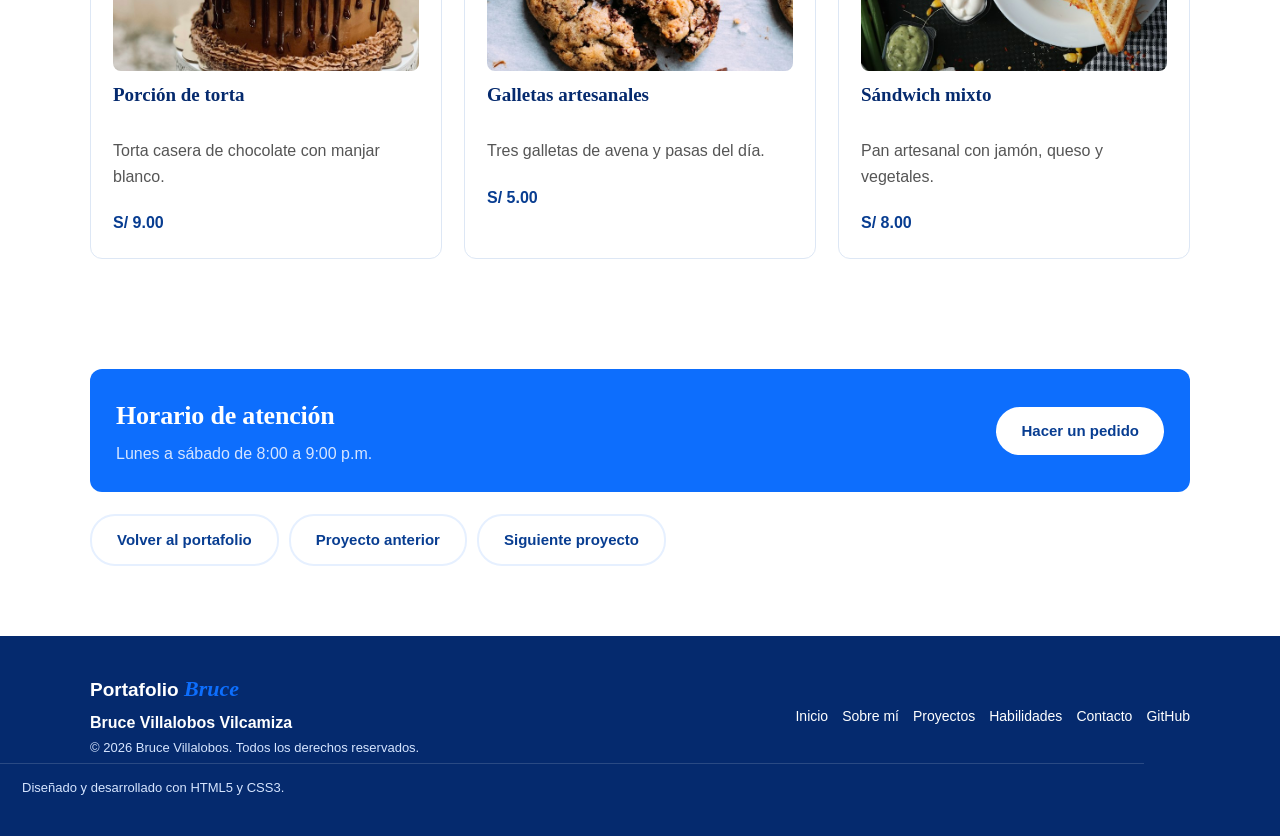
<file: proyectos/menu-digital.html>
﻿<!DOCTYPE html>
<html lang="es">
<head>
  <meta charset="UTF-8">
  <meta name="viewport" content="width=device-width, initial-scale=1.0">
  <title>Menú Digital | Proyecto de Bruce</title>
  <meta name="description" content="Catálogo digital de cafetería organizado por categorías: bebidas calientes, frías y postres.">
  <link rel="icon" type="image/svg+xml" href="../favicon.svg">
  <link rel="stylesheet" href="../css/styles.css">
</head>
<body>
  <header class="cabecera">
    <nav class="contenedor" aria-label="Menú principal">
      <a class="logo" href="../index.html">Portafolio <em>Bruce</em></a>
      <div class="menu-nav">
        <ul class="menu">
          <li><a href="../index.html">Inicio</a></li>
          <li><a href="../sobre-mi.html">Sobre mí</a></li>
          <li><a class="activo" href="../proyectos.html">Proyectos</a></li>
          <li><a href="../habilidades.html">Habilidades</a></li>
          <li><a href="../contacto.html">Contacto</a></li>
        </ul>
      </div>
      <a class="btn-wa" href="https://wa.me/51958869705" target="_blank" rel="noopener">WhatsApp</a>
    </nav>
  </header>

  <main id="contenido">
    <section class="cabeza-pagina">
      <div class="contenedor">
        <h1>Menú Digital</h1>
      </div>
    </section>

    <section>
      <div class="contenedor">
        <h2>Bebidas calientes</h2>
        <div class="fila-3">
          <article class="caja">
            <div class="foto">
              <img src="../img/cafe-americano.jpg" alt="Taza de café americano humeante sobre una mesa">
            </div>
            <h3>Café americano</h3>
            <p>Preparado con granos seleccionados y agua caliente.</p>
            <p class="precio">S/ 6.00</p>
          </article>
          <article class="caja">
            <div class="foto">
              <img src="../img/capuchino.jpg" alt="Capuchino con espuma cremosa en una taza blanca">
            </div>
            <h3>Capuchino</h3>
            <p>Espresso con leche vaporizada y espuma cremosa.</p>
            <p class="precio">S/ 8.00</p>
          </article>
          <article class="caja">
            <div class="foto">
              <img src="../img/infusion.jpg" alt="Infusión de hierbas aromáticas servida en taza">
            </div>
            <h3>Infusión de hierbas</h3>
            <p>Mezcla natural de hierbas aromáticas.</p>
            <p class="precio">S/ 5.00</p>
          </article>
        </div>
      </div>
    </section>

    <section class="gris">
      <div class="contenedor">
        <h2>Bebidas frías</h2>
        <div class="fila-3">
          <article class="caja">
            <div class="foto">
              <img src="../img/frappe.jpg" alt="Vaso de frappé de café con hielo y crema">
            </div>
            <h3>Frappé de café</h3>
            <p>Bebida helada con café, leche y hielo.</p>
            <p class="precio">S/ 10.00</p>
          </article>
          <article class="caja">
            <div class="foto">
              <img src="../img/limonada.jpg" alt="Limonada frozen con hierbabuena en vaso alto">
            </div>
            <h3>Limonada frozen</h3>
            <p>Limón, hielo y un toque de hierbabuena.</p>
            <p class="precio">S/ 7.00</p>
          </article>
          <article class="caja">
            <div class="foto">
              <img src="../img/chocolate-helado.jpg" alt="Chocolate helado con crema batida en vaso">
            </div>
            <h3>Chocolate helado</h3>
            <p>Chocolate con leche y crema batida.</p>
            <p class="precio">S/ 9.00</p>
          </article>
        </div>
      </div>
    </section>

    <section>
      <div class="contenedor">
        <h2>Postres y snacks</h2>
        <div class="fila-3">
          <article class="caja">
            <div class="foto">
              <img src="../img/torta.jpg" alt="Porción de torta de chocolate con manjar blanco">
            </div>
            <h3>Porción de torta</h3>
            <p>Torta casera de chocolate con manjar blanco.</p>
            <p class="precio">S/ 9.00</p>
          </article>
          <article class="caja">
            <div class="foto">
              <img src="../img/galletas.jpg" alt="Galletas artesanales de avena y pasas">
            </div>
            <h3>Galletas artesanales</h3>
            <p>Tres galletas de avena y pasas del día.</p>
            <p class="precio">S/ 5.00</p>
          </article>
          <article class="caja">
            <div class="foto">
              <img src="../img/sandwich.jpg" alt="Sándwich mixto de jamón y queso cortado por la mitad">
            </div>
            <h3>Sándwich mixto</h3>
            <p>Pan artesanal con jamón, queso y vegetales.</p>
            <p class="precio">S/ 8.00</p>
          </article>
        </div>
      </div>
    </section>

    <section>
      <div class="contenedor">
        <div class="aviso">
          <div>
            <h2>Horario de atención</h2>
            <p>Lunes a sábado de 8:00 a 9:00 p.m.</p>
          </div>
          <a class="boton" href="https://wa.me/51958869705" target="_blank" rel="noopener">Hacer un pedido</a>
        </div>
        <div class="nav-proyectos">
          <a class="boton borde" href="../proyectos.html">Volver al portafolio</a>
          <a class="boton borde" href="curso-html.html">Proyecto anterior</a>
          <a class="boton borde" href="resenas.html">Siguiente proyecto</a>
        </div>
      </div>
    </section>
  </main>

  <footer class="pie">
    <div class="contenedor">
      <div>
        <a class="logo" href="../index.html">Portafolio <em>Bruce</em></a>
        <strong>Bruce Villalobos Vilcamiza</strong>
        <p>© 2026 Bruce Villalobos. Todos los derechos reservados.</p>
      </div>
      <nav class="pie-links" aria-label="Enlaces del pie de página">
        <a href="../index.html">Inicio</a>
        <a href="../sobre-mi.html">Sobre mí</a>
        <a href="../proyectos.html">Proyectos</a>
        <a href="../habilidades.html">Habilidades</a>
        <a href="../contacto.html">Contacto</a>
        <a href="https://github.com/BruceVillalobos" target="_blank" rel="noopener">GitHub</a>
      </nav>
    </div>
    <p class="credito">Diseñado y desarrollado con HTML5 y CSS3.</p>
  </footer>

  <a class="wa-flotante" href="https://wa.me/51958869705" target="_blank" rel="noopener" aria-label="Contactar por WhatsApp">
    <svg viewBox="0 0 24 24" xmlns="http://www.w3.org/2000/svg" aria-hidden="true">
      <path d="M17.472 14.382c-.297-.149-1.758-.867-2.03-.967-.273-.099-.471-.148-.67.15-.197.297-.767.966-.94 1.164-.173.199-.347.223-.644.075-.297-.15-1.255-.463-2.39-1.475-.883-.788-1.48-1.761-1.653-2.059-.173-.297-.018-.458.13-.606.134-.133.298-.347.446-.52.149-.174.198-.298.298-.497.099-.198.05-.371-.025-.52-.075-.149-.669-1.612-.916-2.207-.242-.579-.487-.5-.669-.51-.173-.008-.371-.01-.57-.01-.198 0-.52.074-.792.372-.272.297-1.04 1.016-1.04 2.479 0 1.462 1.065 2.875 1.213 3.074.149.198 2.096 3.2 5.077 4.487.709.306 1.262.489 1.694.625.712.227 1.36.195 1.871.118.571-.085 1.758-.719 2.006-1.413.248-.694.248-1.289.173-1.413-.074-.124-.272-.198-.57-.347m-5.421 7.403h-.004a9.87 9.87 0 01-5.031-1.378l-.361-.214-3.741.982.998-3.648-.235-.374a9.86 9.86 0 01-1.51-5.26c.001-5.45 4.436-9.884 9.888-9.884 2.64 0 5.122 1.03 6.988 2.898a9.825 9.825 0 012.893 6.994c-.003 5.45-4.437 9.884-9.885 9.884m8.413-18.297A11.815 11.815 0 0012.05 0C5.495 0 .16 5.335.157 11.892c0 2.096.547 4.142 1.588 5.945L.057 24l6.305-1.654a11.882 11.882 0 005.683 1.448h.005c6.554 0 11.89-5.335 11.893-11.893a11.821 11.821 0 00-3.48-8.413Z"/>
    </svg>
  </a>
</body>
</html>
</file>
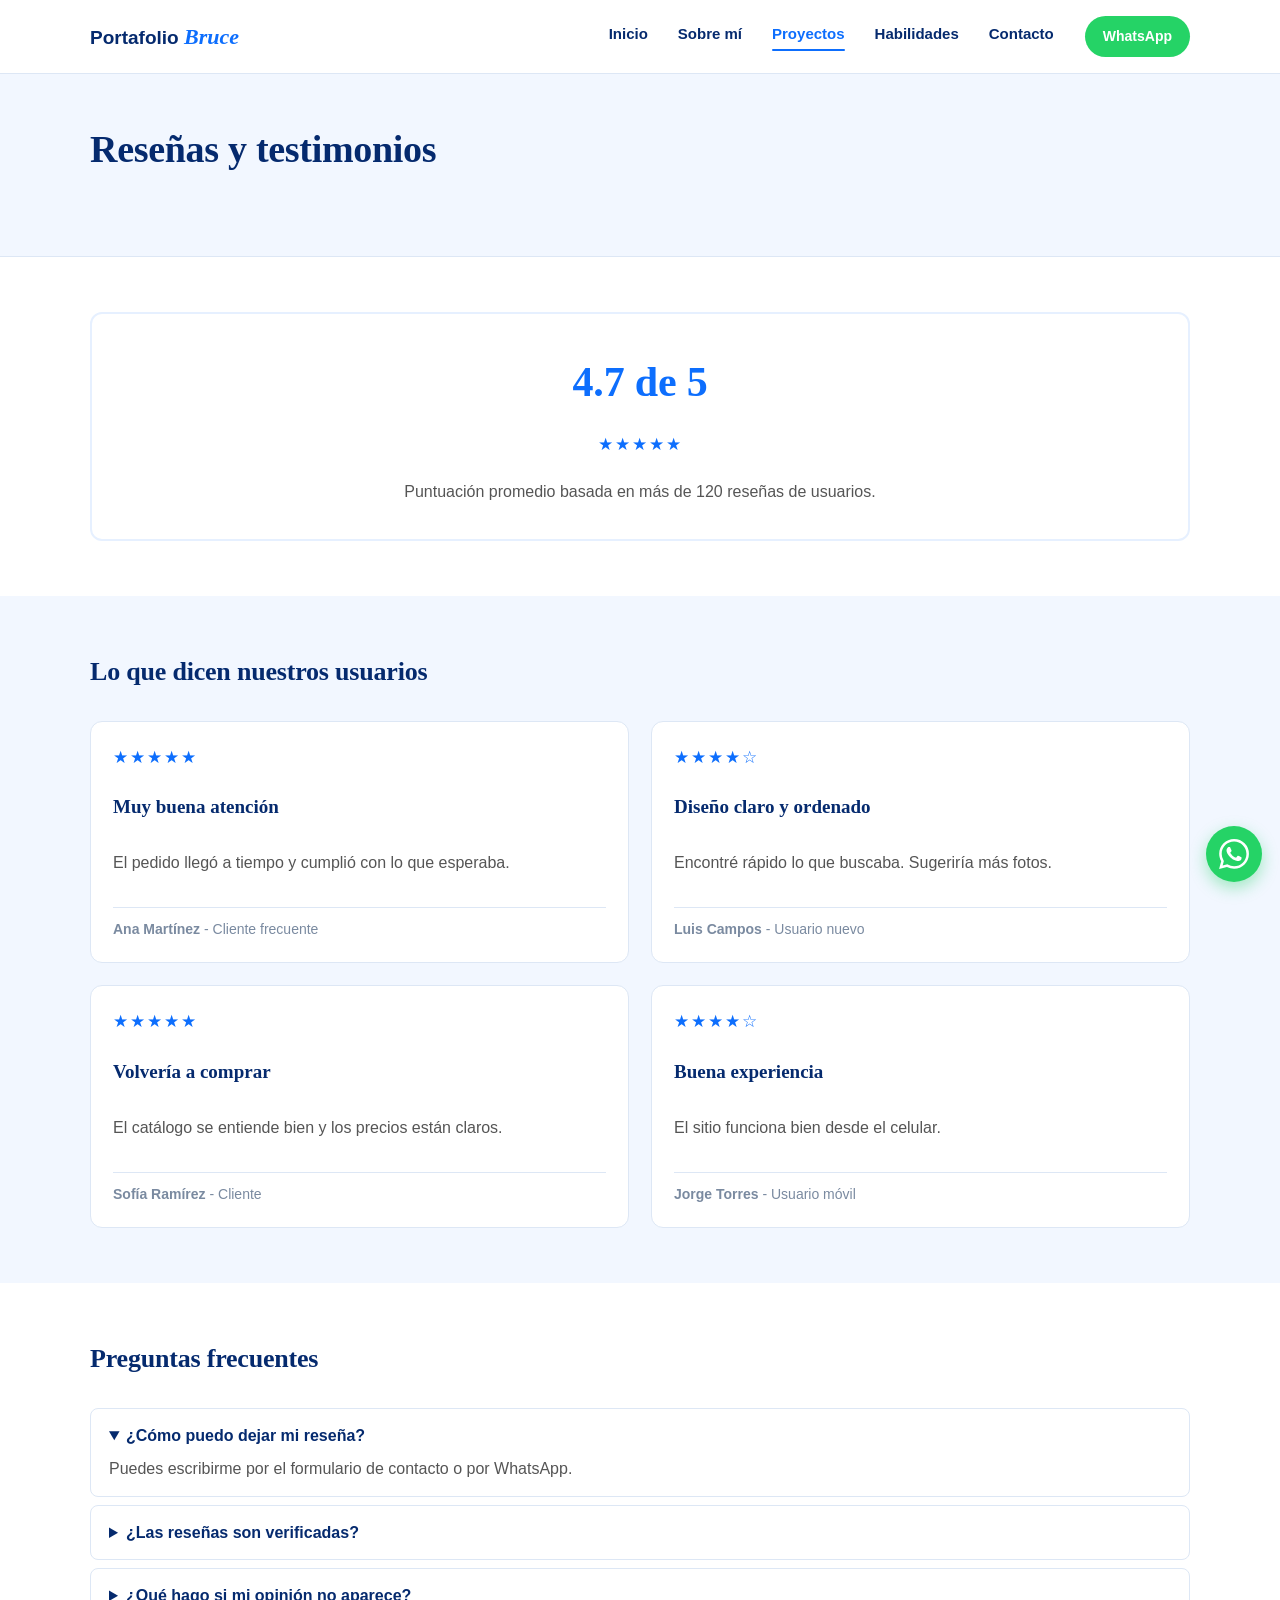
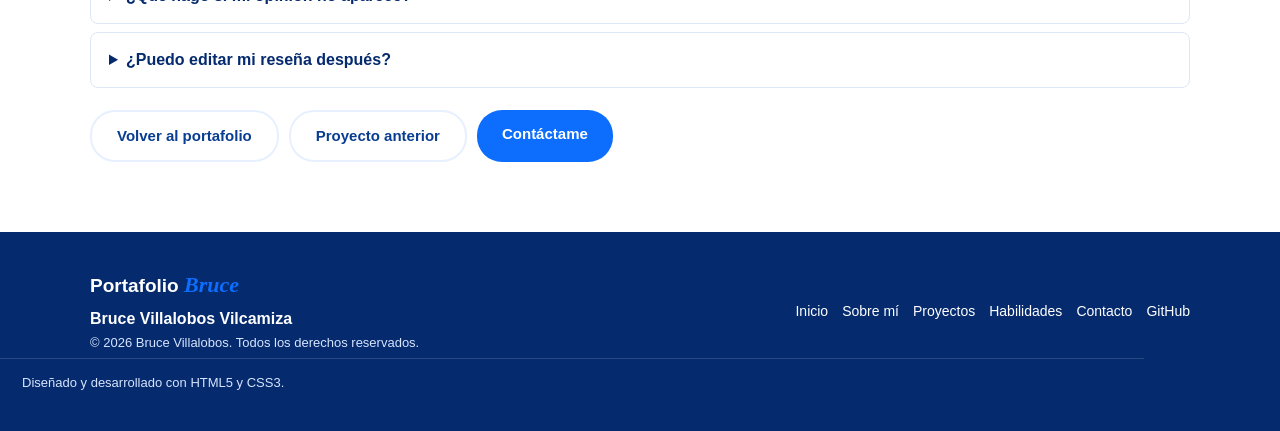
<file: proyectos/resenas.html>
﻿<!DOCTYPE html>
<html lang="es">
<head>
  <meta charset="UTF-8">
  <meta name="viewport" content="width=device-width, initial-scale=1.0">
  <title>Reseñas | Proyecto de Bruce</title>
  <meta name="description" content="Página de reseñas y testimonios de usuarios con puntuaciones, opiniones y preguntas frecuentes.">
  <link rel="icon" type="image/svg+xml" href="../favicon.svg">
  <link rel="stylesheet" href="../css/styles.css">
</head>
<body>
  <header class="cabecera">
    <nav class="contenedor" aria-label="Menú principal">
      <a class="logo" href="../index.html">Portafolio <em>Bruce</em></a>
      <div class="menu-nav">
        <ul class="menu">
          <li><a href="../index.html">Inicio</a></li>
          <li><a href="../sobre-mi.html">Sobre mí</a></li>
          <li><a class="activo" href="../proyectos.html">Proyectos</a></li>
          <li><a href="../habilidades.html">Habilidades</a></li>
          <li><a href="../contacto.html">Contacto</a></li>
        </ul>
      </div>
      <a class="btn-wa" href="https://wa.me/51958869705" target="_blank" rel="noopener">WhatsApp</a>
    </nav>
  </header>

  <main id="contenido">
    <section class="cabeza-pagina">
      <div class="contenedor">
        <h1>Reseñas y testimonios</h1>
      </div>
    </section>

    <!-- Calificación general -->
    <section>
      <div class="contenedor">
        <div class="caja resena-principal">
          <h2>4.7 de 5</h2>
          <p class="estrellas">★★★★★</p>
          <p>Puntuación promedio basada en más de 120 reseñas de usuarios.</p>
        </div>
      </div>
    </section>

    <!-- Todas las reseñas -->
    <section class="gris">
      <div class="contenedor">
        <h2>Lo que dicen nuestros usuarios</h2>
        <div class="fila-2">
          <article class="caja">
            <p class="estrellas">★★★★★</p>
            <h3>Muy buena atención</h3>
            <p>El pedido llegó a tiempo y cumplió con lo que esperaba.</p>
            <p class="autor-resena"><strong>Ana Martínez</strong> - Cliente frecuente</p>
          </article>
          <article class="caja">
            <p class="estrellas">★★★★☆</p>
            <h3>Diseño claro y ordenado</h3>
            <p>Encontré rápido lo que buscaba. Sugeriría más fotos.</p>
            <p class="autor-resena"><strong>Luis Campos</strong> - Usuario nuevo</p>
          </article>
          <article class="caja">
            <p class="estrellas">★★★★★</p>
            <h3>Volvería a comprar</h3>
            <p>El catálogo se entiende bien y los precios están claros.</p>
            <p class="autor-resena"><strong>Sofía Ramírez</strong> - Cliente</p>
          </article>
          <article class="caja">
            <p class="estrellas">★★★★☆</p>
            <h3>Buena experiencia</h3>
            <p>El sitio funciona bien desde el celular.</p>
            <p class="autor-resena"><strong>Jorge Torres</strong> - Usuario móvil</p>
          </article>
        </div>
      </div>
    </section>

    <!-- Preguntas frecuentes -->
    <section>
      <div class="contenedor">
        <h2>Preguntas frecuentes</h2>
        <details class="faq" open>
          <summary>¿Cómo puedo dejar mi reseña?</summary>
          <p>Puedes escribirme por el formulario de contacto o por WhatsApp.</p>
        </details>
        <details class="faq">
          <summary>¿Las reseñas son verificadas?</summary>
          <p>Las reseñas mostradas son ejemplos académicos para demostrar el diseño.</p>
        </details>
        <details class="faq">
          <summary>¿Qué hago si mi opinión no aparece?</summary>
          <p>Los comentarios se revisan antes de publicarse.</p>
        </details>
        <details class="faq">
          <summary>¿Puedo editar mi reseña después?</summary>
          <p>Sí. Escríbeme indicando qué deseas cambiar.</p>
        </details>

        <div class="nav-proyectos">
          <a class="boton borde" href="../proyectos.html">Volver al portafolio</a>
          <a class="boton borde" href="menu-digital.html">Proyecto anterior</a>
          <a class="boton" href="../contacto.html">Contáctame</a>
        </div>
      </div>
    </section>
  </main>

  <footer class="pie">
    <div class="contenedor">
      <div>
        <a class="logo" href="../index.html">Portafolio <em>Bruce</em></a>
        <strong>Bruce Villalobos Vilcamiza</strong>
        <p>© 2026 Bruce Villalobos. Todos los derechos reservados.</p>
      </div>
      <nav class="pie-links" aria-label="Enlaces del pie de página">
        <a href="../index.html">Inicio</a>
        <a href="../sobre-mi.html">Sobre mí</a>
        <a href="../proyectos.html">Proyectos</a>
        <a href="../habilidades.html">Habilidades</a>
        <a href="../contacto.html">Contacto</a>
        <a href="https://github.com/BruceVillalobos" target="_blank" rel="noopener">GitHub</a>
      </nav>
    </div>
    <p class="credito">Diseñado y desarrollado con HTML5 y CSS3.</p>
  </footer>

  <a class="wa-flotante" href="https://wa.me/51958869705" target="_blank" rel="noopener" aria-label="Contactar por WhatsApp">
    <svg viewBox="0 0 24 24" xmlns="http://www.w3.org/2000/svg" aria-hidden="true">
      <path d="M17.472 14.382c-.297-.149-1.758-.867-2.03-.967-.273-.099-.471-.148-.67.15-.197.297-.767.966-.94 1.164-.173.199-.347.223-.644.075-.297-.15-1.255-.463-2.39-1.475-.883-.788-1.48-1.761-1.653-2.059-.173-.297-.018-.458.13-.606.134-.133.298-.347.446-.52.149-.174.198-.298.298-.497.099-.198.05-.371-.025-.52-.075-.149-.669-1.612-.916-2.207-.242-.579-.487-.5-.669-.51-.173-.008-.371-.01-.57-.01-.198 0-.52.074-.792.372-.272.297-1.04 1.016-1.04 2.479 0 1.462 1.065 2.875 1.213 3.074.149.198 2.096 3.2 5.077 4.487.709.306 1.262.489 1.694.625.712.227 1.36.195 1.871.118.571-.085 1.758-.719 2.006-1.413.248-.694.248-1.289.173-1.413-.074-.124-.272-.198-.57-.347m-5.421 7.403h-.004a9.87 9.87 0 01-5.031-1.378l-.361-.214-3.741.982.998-3.648-.235-.374a9.86 9.86 0 01-1.51-5.26c.001-5.45 4.436-9.884 9.888-9.884 2.64 0 5.122 1.03 6.988 2.898a9.825 9.825 0 012.893 6.994c-.003 5.45-4.437 9.884-9.885 9.884m8.413-18.297A11.815 11.815 0 0012.05 0C5.495 0 .16 5.335.157 11.892c0 2.096.547 4.142 1.588 5.945L.057 24l6.305-1.654a11.882 11.882 0 005.683 1.448h.005c6.554 0 11.89-5.335 11.893-11.893a11.821 11.821 0 00-3.48-8.413Z"/>
    </svg>
  </a>
</body>
</html>
</file>
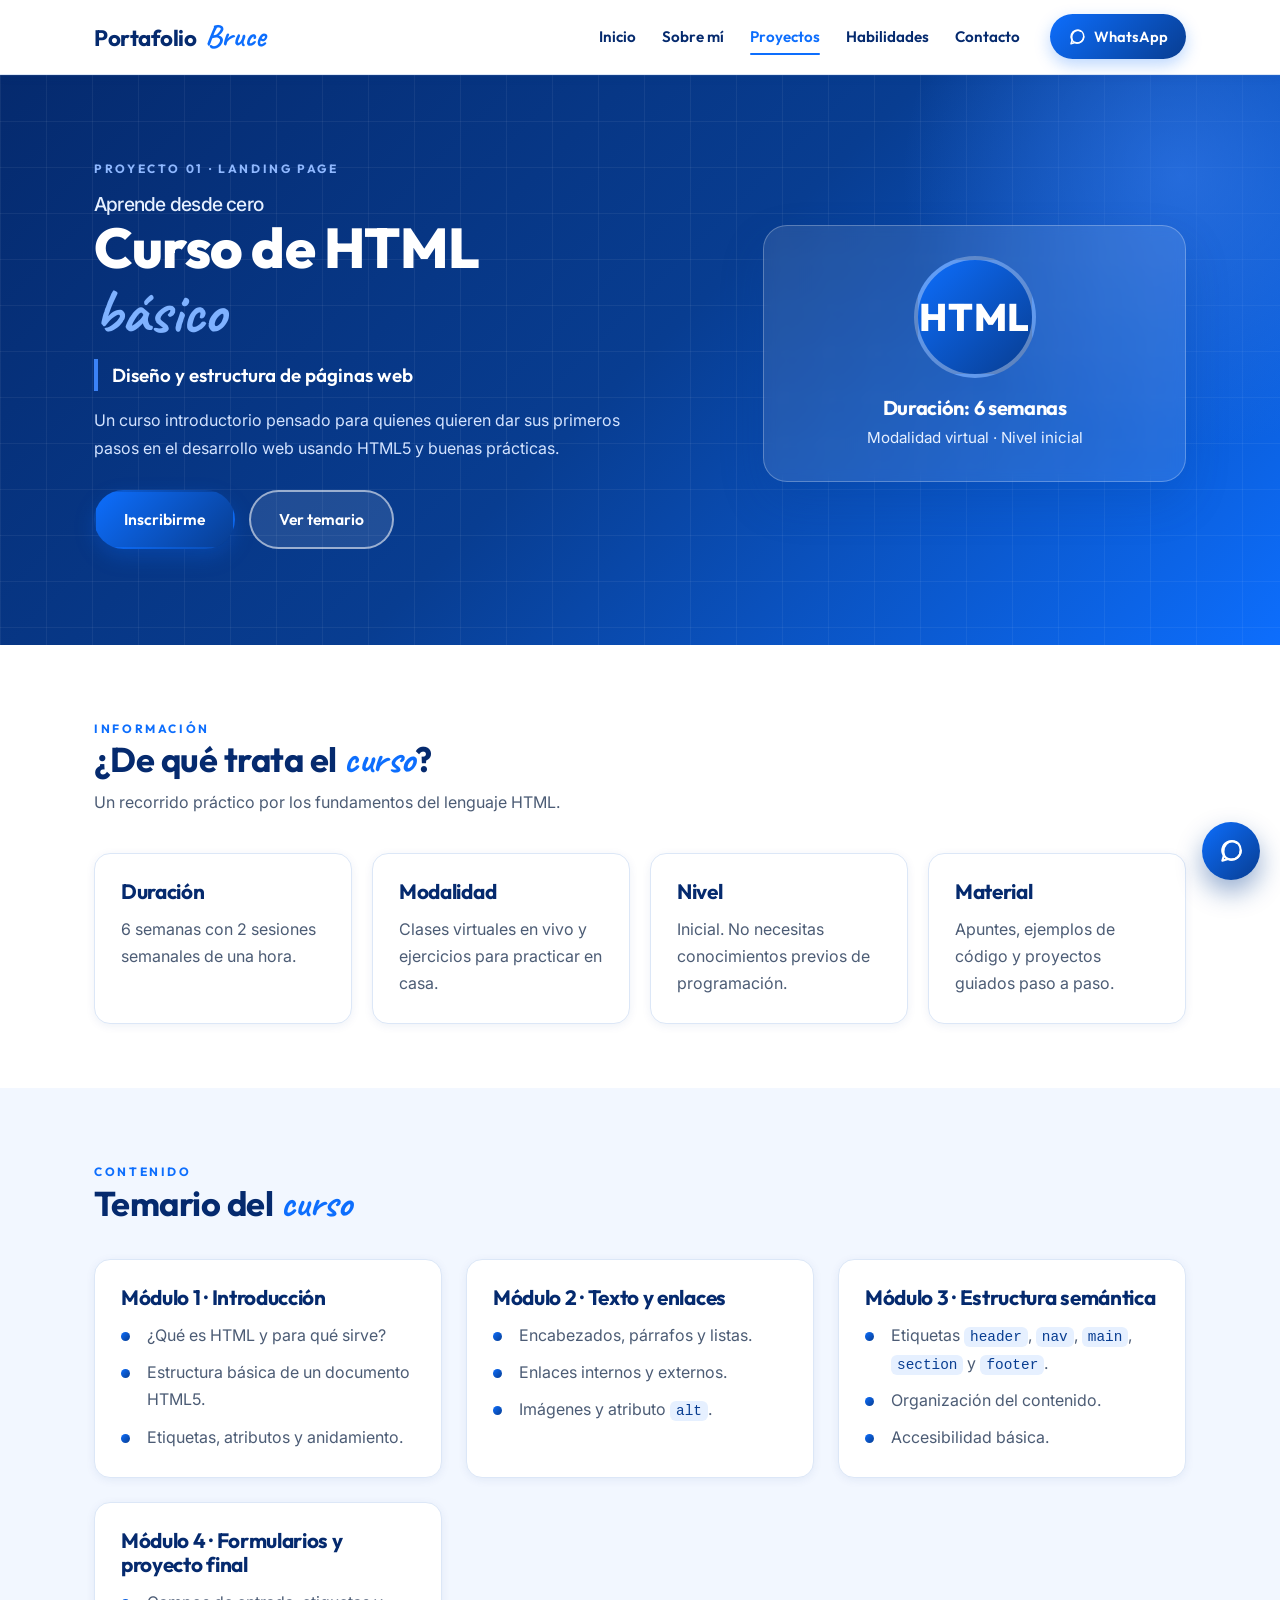
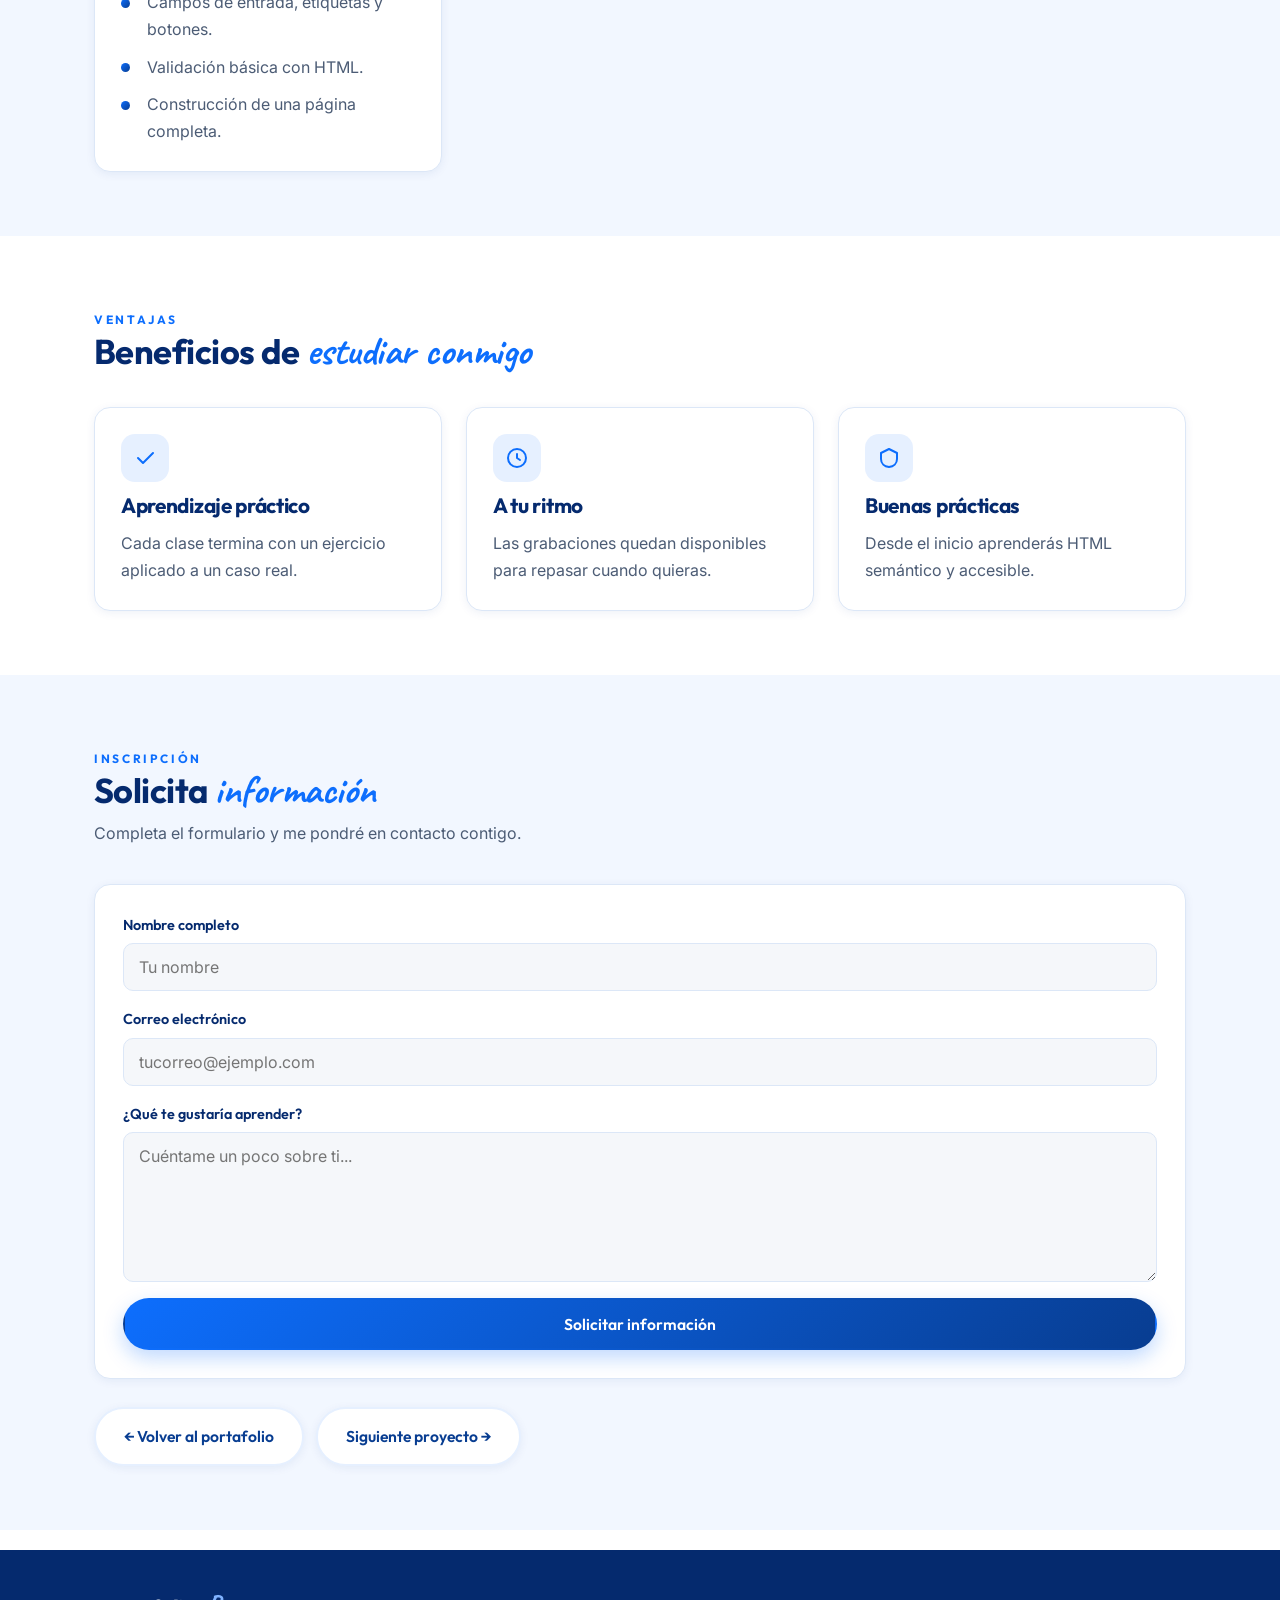
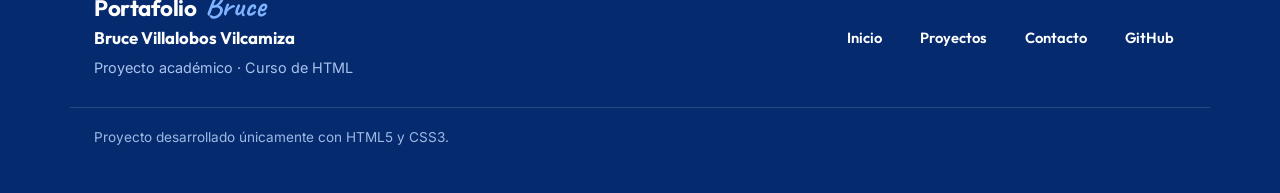
<file: portafolio_bruce/proyectos/curso-html.html>
﻿    <!DOCTYPE html>
    <html lang="es">
    <head>
        <meta charset="UTF-8">
        <meta name="viewport" content="width=device-width, initial-scale=1.0">
        <meta name="description" content="Landing page promocional para un curso básico de HTML, creada por Bruce Villalobos.">
        <meta name="theme-color" content="#083D91">
        <title>Curso de HTML | Proyecto de Bruce Villalobos</title>

        <link rel="preconnect" href="https://fonts.googleapis.com">
        <link rel="preconnect" href="https://fonts.gstatic.com" crossorigin>
        <link href="https://fonts.googleapis.com/css2?family=Caveat:wght@600;700&family=Inter:wght@400;500;600&family=Outfit:wght@400;600;700;800&display=swap" rel="stylesheet">

        <link rel="stylesheet" href="../css/styles.css">
    </head>
    <body>

    <a class="skip-link" href="#contenido">Saltar al contenido</a>

    <header class="site-header">
        <div class="header-inner">
            <a class="logo" href="../index.html" aria-label="Portafolio Bruce, ir al inicio">
                <span class="logo-portafolio">Portafolio</span>
                <span class="logo-bruce">Bruce</span>
            </a>

            <nav aria-label="Navegación principal">
                <ul>
                    <li><a href="../index.html">Inicio</a></li>
                    <li><a href="../sobre-mi.html">Sobre mí</a></li>
                    <li><a class="activo" href="../proyectos.html">Proyectos</a></li>
                    <li><a href="../habilidades.html">Habilidades</a></li>
                    <li><a href="../contacto.html">Contacto</a></li>
                </ul>
            </nav>

            <a class="btn-whatsapp" href="https://wa.me/51958869705?text=Hola%20Bruce%2C%20vi%20tu%20portafolio%20web%20y%20me%20gustar%C3%ADa%20contactarte."
            target="_blank" rel="noopener" aria-label="Escribir a Bruce por WhatsApp">
                <svg class="icono" viewBox="0 0 24 24" fill="none" stroke="currentColor" stroke-width="2" stroke-linecap="round" stroke-linejoin="round" aria-hidden="true">
                    <path d="M21 11.5a8.5 8.5 0 1 1-3.8-7.1"/>
                    <path d="M21 11.5c0 4.7-3.8 8.5-8.5 8.5-1.1 0-2.2-.2-3.1-.6L4 21l1.6-5.4a8.4 8.4 0 0 1-.6-3.1C5 6.8 8.8 3 13.5 3S21 6.8 21 11.5Z"/>
                </svg>
                <span>WhatsApp</span>
            </a>
        </div>
    </header>

    <main id="contenido">

        <section class="hero">
            <div class="container hero-grid">
                <div>
                    <p class="eyebrow">Proyecto 01 · Landing page</p>
                    <h1 class="hero-title">
                        <span class="hero-saludo">Aprende desde cero</span>
                        <span class="hero-nombre">Curso de HTML</span>
                        <span class="hero-apellido">básico</span>
                    </h1>
                    <p class="hero-rol">Diseño y estructura de páginas web</p>
                    <p class="hero-texto">
                        Un curso introductorio pensado para quienes quieren dar sus primeros pasos
                        en el desarrollo web usando HTML5 y buenas prácticas.
                    </p>
                    <div class="buttons">
                        <a class="btn" href="#inscripcion">Inscribirme</a>
                        <a class="btn btn-secundario" href="#temario">Ver temario</a>
                    </div>
                </div>

                <div class="profile-card">
                    <div class="avatar" aria-hidden="true">HTML</div>
                    <h2>Duración: 6 semanas</h2>
                    <p>Modalidad virtual · Nivel inicial</p>
                </div>
            </div>
        </section>

        <section>
            <div class="container">
                <div class="section-title">
                    <p class="eyebrow">Información</p>
                    <h2>¿De qué trata el <span class="script">curso</span>?</h2>
                    <p>Un recorrido práctico por los fundamentos del lenguaje HTML.</p>
                </div>

                <div class="grid-4">
                    <article class="card">
                        <h3>Duración</h3>
                        <p>6 semanas con 2 sesiones semanales de una hora.</p>
                    </article>
                    <article class="card">
                        <h3>Modalidad</h3>
                        <p>Clases virtuales en vivo y ejercicios para practicar en casa.</p>
                    </article>
                    <article class="card">
                        <h3>Nivel</h3>
                        <p>Inicial. No necesitas conocimientos previos de programación.</p>
                    </article>
                    <article class="card">
                        <h3>Material</h3>
                        <p>Apuntes, ejemplos de código y proyectos guiados paso a paso.</p>
                    </article>
                </div>
            </div>
        </section>
        <section class="section-alt" id="temario">
            <div class="container">
                <div class="section-title">
                    <p class="eyebrow">Contenido</p>
                    <h2>Temario del <span class="script">curso</span></h2>
                </div>

                <div class="grid-2">
                    <article class="card">
                        <h3>Módulo 1 · Introducción</h3>
                        <ul class="list">
                            <li>¿Qué es HTML y para qué sirve?</li>
                            <li>Estructura básica de un documento HTML5.</li>
                            <li>Etiquetas, atributos y anidamiento.</li>
                        </ul>
                    </article>

                    <article class="card">
                        <h3>Módulo 2 · Texto y enlaces</h3>
                        <ul class="list">
                            <li>Encabezados, párrafos y listas.</li>
                            <li>Enlaces internos y externos.</li>
                            <li>Imágenes y atributo <code>alt</code>.</li>
                        </ul>
                    </article>

                    <article class="card">
                        <h3>Módulo 3 · Estructura semántica</h3>
                        <ul class="list">
                            <li>Etiquetas <code>header</code>, <code>nav</code>, <code>main</code>, <code>section</code> y <code>footer</code>.</li>
                            <li>Organización del contenido.</li>
                            <li>Accesibilidad básica.</li>
                        </ul>
                    </article>

                    <article class="card">
                        <h3>Módulo 4 · Formularios y proyecto final</h3>
                        <ul class="list">
                            <li>Campos de entrada, etiquetas y botones.</li>
                            <li>Validación básica con HTML.</li>
                            <li>Construcción de una página completa.</li>
                        </ul>
                    </article>
                </div>
            </div>
        </section>

        <section>
            <div class="container">
                <div class="section-title">
                    <p class="eyebrow">Ventajas</p>
                    <h2>Beneficios de <span class="script">estudiar conmigo</span></h2>
                </div>

                <div class="grid-3">
                    <article class="card">
                        <div class="card-icon" aria-hidden="true">
                            <svg viewBox="0 0 24 24" fill="none" stroke="currentColor" stroke-width="2" stroke-linecap="round" stroke-linejoin="round"><path d="m5 12 5 5L20 7"/></svg>
                        </div>
                        <h3>Aprendizaje práctico</h3>
                        <p>Cada clase termina con un ejercicio aplicado a un caso real.</p>
                    </article>

                    <article class="card">
                        <div class="card-icon" aria-hidden="true">
                            <svg viewBox="0 0 24 24" fill="none" stroke="currentColor" stroke-width="2" stroke-linecap="round" stroke-linejoin="round"><circle cx="12" cy="12" r="9"/><path d="M12 8v4l3 2"/></svg>
                        </div>
                        <h3>A tu ritmo</h3>
                        <p>Las grabaciones quedan disponibles para repasar cuando quieras.</p>
                    </article>

                    <article class="card">
                        <div class="card-icon" aria-hidden="true">
                            <svg viewBox="0 0 24 24" fill="none" stroke="currentColor" stroke-width="2" stroke-linecap="round" stroke-linejoin="round"><path d="M12 3l8 4v6c0 4.5-3.4 7.6-8 8-4.6-.4-8-3.5-8-8V7l8-4Z"/></svg>
                        </div>
                        <h3>Buenas prácticas</h3>
                        <p>Desde el inicio aprenderás HTML semántico y accesible.</p>
                    </article>
                </div>
            </div>
        </section>

        <section class="section-alt" id="inscripcion">
            <div class="container">
                <div class="section-title">
                    <p class="eyebrow">Inscripción</p>
                    <h2>Solicita <span class="script">información</span></h2>
                    <p>Completa el formulario y me pondré en contacto contigo.</p>
                </div>

                <form action="mailto:brucealfredor@gmail.com" method="post" enctype="text/plain">
                    <div class="form-group">
                        <label for="c-nombre">Nombre completo</label>
                        <input type="text" id="c-nombre" name="nombre" placeholder="Tu nombre" required>
                    </div>

                    <div class="form-group">
                        <label for="c-correo">Correo electrónico</label>
                        <input type="email" id="c-correo" name="correo" placeholder="tucorreo@ejemplo.com" required>
                    </div>

                    <div class="form-group">
                        <label for="c-mensaje">¿Qué te gustaría aprender?</label>
                        <textarea id="c-mensaje" name="mensaje" placeholder="Cuéntame un poco sobre ti..."></textarea>
                    </div>

                    <button class="btn" type="submit">Solicitar información</button>
                </form>

                <div class="project-nav">
                    <a class="btn btn-secundario" href="../proyectos.html">&larr; Volver al portafolio</a>
                    <a class="btn btn-secundario" href="menu-digital.html">Siguiente proyecto &rarr;</a>
                </div>
            </div>
        </section>

    </main>

    <footer class="site-footer">
        <div class="footer-inner">
            <div>
                <a class="logo footer-logo" href="../index.html">
                    <span class="logo-portafolio">Portafolio</span>
                    <span class="logo-bruce">Bruce</span>
                </a>
                <strong>Bruce Villalobos Vilcamiza</strong>
                <p>Proyecto académico · Curso de HTML</p>
            </div>

            <nav class="footer-links" aria-label="Enlaces del pie de página">
                <a href="../index.html">Inicio</a>
                <a href="../proyectos.html">Proyectos</a>
                <a href="../contacto.html">Contacto</a>
                <a class="footer-github" href="https://github.com/BruceVillalobos" target="_blank" rel="noopener">GitHub</a>
            </nav>
        </div>

        <p class="footer-bottom">Proyecto desarrollado únicamente con HTML5 y CSS3.</p>
    </footer>

    <a class="whatsapp-float" href="https://wa.me/51958869705?text=Hola%20Bruce%2C%20me%20interesa%20el%20curso%20de%20HTML."
    target="_blank" rel="noopener" aria-label="Consultar por WhatsApp">
        <svg class="icono" viewBox="0 0 24 24" fill="none" stroke="currentColor" stroke-width="2" stroke-linecap="round" stroke-linejoin="round" aria-hidden="true">
            <path d="M21 11.5a8.5 8.5 0 1 1-3.8-7.1"/>
            <path d="M21 11.5c0 4.7-3.8 8.5-8.5 8.5-1.1 0-2.2-.2-3.1-.6L4 21l1.6-5.4a8.4 8.4 0 0 1-.6-3.1C5 6.8 8.8 3 13.5 3S21 6.8 21 11.5Z"/>
        </svg>
    </a>

    </body>
    </html>
</file>
<file: css/styles.css>
﻿/* Base */
body {
  font-family: Arial, Helvetica, sans-serif;
  color: #1a1a1a;
  background: #fff;
  line-height: 1.6;
  margin: 0;
}

img { max-width: 100%; display: block; }

a {
  color: #0D6EFD;
  text-decoration: none;
  transition: color .18s ease;
}

a:hover { color: #083D91; }

a:focus-visible {
  outline: 3px solid #0D6EFD;
  outline-offset: 2px;
  border-radius: 4px;
}

h1, h2, h3 {
  font-family: Georgia, "Times New Roman", serif;
  color: #052A6E;
  margin-top: 0;
}

h1 { font-size: 38px; letter-spacing: -.3px; }
h2 { font-size: 26px; letter-spacing: -.2px; }
h3 { font-size: 19px; }

p { color: #555; margin: 0 0 12px; }
p:last-child { margin-bottom: 0; }

.contenedor {
  max-width: 1100px;
  margin: 0 auto;
  padding: 0 22px;
}

/* Cabecera */
.cabecera {
  background: #fff;
  border-bottom: 1px solid #dde7f5;
  padding: 14px 0;
  position: sticky;
  top: 0;
  z-index: 10;
}

.cabecera .contenedor {
  display: flex;
  align-items: center;
  gap: 18px;
  flex-wrap: wrap;
}

.logo {
  font-size: 19px;
  font-weight: bold;
  color: #052A6E;
  margin-right: auto;
}

.logo em {
  font-family: Georgia, "Times New Roman", serif;
  font-style: italic;
  font-size: 22px;
  color: #0D6EFD;
}

/* Menú */
.menu-nav { display: flex; align-items: center; }

.menu {
  list-style: none;
  display: flex;
  gap: 4px;
  padding: 0;
  margin: 0;
  flex-wrap: wrap;
}

.menu a {
  display: block;
  padding: 8px 13px;
  color: #052A6E;
  font-weight: bold;
  font-size: 15px;
  border-radius: 6px;
  transition: background .18s ease, color .18s ease;
}

.menu a:hover { background: #E6F0FF; color: #0D6EFD; }
.menu a.activo { color: #0D6EFD; }

.menu a.activo::after {
  content: "";
  display: block;
  height: 2px;
  background: #0D6EFD;
  margin-top: 3px;
  border-radius: 2px;
}

/* WhatsApp header */
.btn-wa {
  background: #25D366;
  color: #fff;
  padding: 9px 18px;
  border-radius: 25px;
  font-weight: bold;
  font-size: 14px;
  transition: background .18s ease, transform .18s ease;
}

.btn-wa:hover {
  background: #1EBE57;
  color: #fff;
  transform: translateY(-1px);
}

/* Secciones */
section { padding: 55px 0; }
section.gris { background: #F2F7FF; }

.mini {
  font-size: 12px;
  font-weight: bold;
  letter-spacing: 2px;
  text-transform: uppercase;
  color: #0D6EFD;
  margin: 0 0 8px;
}

.titulo { margin-bottom: 30px; max-width: 600px; }

.fila-2 { display: grid; grid-template-columns: 1fr 1fr; gap: 22px; }
.fila-3 { display: grid; grid-template-columns: repeat(3, 1fr); gap: 22px; }
.fila-4 { display: grid; grid-template-columns: repeat(4, 1fr); gap: 18px; }

/* Separación de h2 sueltos */
section > .contenedor > h2 {
  margin-bottom: 28px;
}

@media (max-width: 850px) {
  .fila-2, .fila-3, .fila-4 { grid-template-columns: 1fr; }
  .cabecera .contenedor { justify-content: center; }
  .menu-nav { order: 3; width: 100%; justify-content: center; }
  .menu { width: 100%; justify-content: center; }
}

/* Botones */
.boton {
  display: inline-block;
  background: #0D6EFD;
  color: #fff;
  padding: 12px 25px;
  border-radius: 25px;
  font-weight: bold;
  font-size: 15px;
  border: none;
  cursor: pointer;
  transition: background .18s ease, transform .18s ease, box-shadow .18s ease;
}

.boton:hover {
  background: #083D91;
  color: #fff;
  transform: translateY(-1px);
  box-shadow: 0 6px 14px rgba(8,61,145,.22);
}

.boton.borde {
  background: #fff;
  color: #083D91;
  border: 2px solid #E6F0FF;
}

.boton.borde:hover {
  background: #E6F0FF;
  color: #052A6E;
  box-shadow: none;
}

.botones { margin-top: 22px; display: flex; gap: 11px; flex-wrap: wrap; }

/* Portada */
.portada {
  background: #083D91;
  color: #fff;
  padding: 65px 0 75px;
}

.portada .fila-2 {
  grid-template-columns: 1.4fr 1fr;
  align-items: center;
  gap: 38px;
}

.portada h1 { color: #fff; margin: 8px 0 0; }
.portada p { color: #D6E5FF; }

.rol {
  font-size: 17px;
  font-weight: bold;
  color: #fff;
  border-left: 4px solid #0D6EFD;
  padding-left: 11px;
  margin: 14px 0 0;
}

.portada .boton.borde {
  background: transparent;
  border-color: #7FA8E5;
  color: #fff;
}

.portada .boton.borde:hover { background: rgba(255,255,255,.1); }

/* Perfil */
.perfil {
  background: rgba(255,255,255,.08);
  border: 1px solid rgba(255,255,255,.2);
  border-radius: 16px;
  padding: 26px;
  text-align: center;
}

/* Avatar */
.avatar {
  width: 150px;
  height: 150px;
  border-radius: 50%;
  background: #0D6EFD;
  color: #fff;
  font-size: 30px;
  font-weight: bold;
  display: flex;
  align-items: center;
  justify-content: center;
  margin: 0 auto 15px;
  overflow: hidden;
  border: 4px solid rgba(255,255,255,.25);
  box-shadow: 0 8px 24px rgba(0,0,0,.25);
}

.avatar img {
  width: 100%;
  height: 100%;
  object-fit: cover;
  object-position: center 25%;
}

.perfil h2 { color: #fff; font-size: 19px; }
.perfil p { font-size: 14px; color: #D6E5FF; margin: 5px 0 0; }

/* Tarjetas */
.caja {
  background: #fff;
  border: 1px solid #dde7f5;
  border-radius: 12px;
  padding: 22px;
  display: flex;
  flex-direction: column;
  gap: 9px;
  transition: box-shadow .2s ease, transform .2s ease;
}

.caja:hover {
  box-shadow: 0 8px 20px rgba(8,61,145,.08);
  transform: translateY(-2px);
}

.caja .boton { align-self: flex-start; margin-top: auto; }

.etiquetas { display: flex; gap: 6px; flex-wrap: wrap; }

.etiqueta {
  background: #E6F0FF;
  color: #083D91;
  padding: 4px 11px;
  border-radius: 15px;
  font-size: 12px;
  font-weight: bold;
}

ul.puntos { list-style: none; padding: 0; margin: 0; }

ul.puntos li {
  padding-left: 18px;
  position: relative;
  color: #555;
  margin-bottom: 7px;
}

ul.puntos li::before {
  content: "•";
  position: absolute;
  left: 4px;
  color: #0D6EFD;
  font-weight: bold;
}

.foto {
  width: 100%;
  height: 170px;
  background: #E6F0FF;
  border-radius: 8px;
  overflow: hidden;
}

.foto img { width: 100%; height: 100%; object-fit: cover; }

.num {
  font-size: 12px;
  font-weight: bold;
  letter-spacing: 2px;
  color: #0D6EFD;
}

/* Aviso */
.aviso {
  background: #0D6EFD;
  color: #fff;
  padding: 26px;
  border-radius: 12px;
  display: flex;
  justify-content: space-between;
  align-items: center;
  gap: 18px;
  flex-wrap: wrap;
}

.aviso h2 { color: #fff; margin: 0; }
.aviso p { color: #D6E5FF; margin: 4px 0 0; }
.aviso .boton { background: #fff; color: #083D91; }
.aviso .boton:hover { background: #E6F0FF; color: #083D91; }

/* Pie */
.pie {
  background: #052A6E;
  color: #D6E5FF;
  padding: 35px 0;
  margin-top: 15px;
}

.pie .contenedor {
  display: flex;
  justify-content: space-between;
  align-items: center;
  gap: 18px;
  flex-wrap: wrap;
}

.pie .logo { color: #fff; }
.pie strong { display: block; color: #fff; margin-top: 4px; }
.pie p { font-size: 13px; margin: 2px 0; color: #D6E5FF; }
.pie-links { display: flex; gap: 14px; flex-wrap: wrap; }
.pie-links a { color: #fff; font-size: 14px; }
.pie-links a:hover { color: #9CC6FF; }

.credito {
  max-width: 1100px;
  margin: 18px auto 0;
  padding: 14px 22px 0;
  border-top: 1px solid rgba(255,255,255,.15);
  font-size: 13px;
  color: #A9C4EC;
}

/* WhatsApp flotante */
.wa-flotante {
  position: fixed;
  right: 18px;
  bottom: 18px;
  width: 56px;
  height: 56px;
  border-radius: 50%;
  background: #25D366;
  color: #fff;
  display: flex;
  align-items: center;
  justify-content: center;
  box-shadow: 0 6px 16px rgba(37,211,102,.4);
  z-index: 99;
  transition: background .18s ease, transform .18s ease, box-shadow .18s ease;
}

.wa-flotante:hover {
  background: #1EBE57;
  color: #fff;
  transform: translateY(-2px);
  box-shadow: 0 8px 20px rgba(37,211,102,.5);
}

.wa-flotante svg { width: 30px; height: 30px; fill: #fff; }

/* Cabecera de página */
.cabeza-pagina {
  background: #F2F7FF;
  padding: 45px 0;
  border-bottom: 1px solid #dde7f5;
}

/* Formularios */
form {
  background: #fff;
  border: 1px solid #dde7f5;
  border-radius: 12px;
  padding: 22px;
  display: flex;
  flex-direction: column;
  gap: 12px;
}

.campo { display: flex; flex-direction: column; gap: 5px; }
label { font-weight: bold; font-size: 14px; color: #333; }

input, textarea {
  padding: 11px 13px;
  border: 1px solid #dde7f5;
  border-radius: 6px;
  font-family: inherit;
  font-size: 15px;
  background: #F8FAFE;
  color: #1a1a1a;
  transition: border-color .18s ease, background .18s ease, box-shadow .18s ease;
}

input:focus, textarea:focus {
  outline: none;
  border-color: #0D6EFD;
  background: #fff;
  box-shadow: 0 0 0 3px rgba(13,110,253,.12);
}

textarea { min-height: 120px; resize: vertical; }

.contacto-grid {
  display: grid;
  grid-template-columns: 1fr 1.2fr;
  gap: 22px;
}

@media (max-width: 850px) {
  .contacto-grid { grid-template-columns: 1fr; }
}

.dato { padding: 9px 0; border-bottom: 1px solid #dde7f5; }
.dato strong { display: block; color: #052A6E; font-size: 14px; }
.dato:last-of-type { border-bottom: none; }

/* Skills */
.skills { list-style: none; padding: 0; margin: 0; }
.skills li { margin-bottom: 15px; }

.sk-nombre {
  display: flex;
  justify-content: space-between;
  font-weight: bold;
  font-size: 14px;
  margin-bottom: 5px;
}

.sk-nombre small { color: #7a8aa0; font-weight: normal; font-size: 12px; }

.sk-barra {
  background: #E6F0FF;
  height: 7px;
  border-radius: 3px;
  overflow: hidden;
}

.sk-nivel { height: 100%; background: #0D6EFD; }

.estrellas { color: #0D6EFD; font-size: 17px; letter-spacing: 2px; }
.precio { font-size: 16px; font-weight: bold; color: #083D91; }

.faq {
  background: #fff;
  border: 1px solid #dde7f5;
  border-radius: 8px;
  padding: 14px 18px;
  margin-bottom: 8px;
}

.faq summary { font-weight: bold; color: #052A6E; cursor: pointer; }
.faq p { margin-top: 8px; }

.nav-proyectos { display: flex; gap: 10px; margin-top: 22px; flex-wrap: wrap; }

/* Sobre mí con foto */
.sobre-grid {
  display: grid;
  grid-template-columns: 280px 1fr;
  gap: 28px;
  align-items: center;
}

.sobre-foto {
  width: 100%;
  border-radius: 16px;
  overflow: hidden;
  border: 4px solid #E6F0FF;
  box-shadow: 0 10px 28px rgba(8,61,145,.12);
}

.sobre-foto img { width: 100%; height: auto; display: block; }

@media (max-width: 700px) {
  .sobre-grid { grid-template-columns: 1fr; }
}

/* Reseña principal destacada */
.resena-principal {
  text-align: center;
  padding: 35px 25px;
  border: 2px solid #E6F0FF;
}

.resena-principal h2 {
  font-size: 42px;
  color: #0D6EFD;
  margin-bottom: 5px;
}

/* Nombre del autor de cada reseña */
.autor-resena {
  margin-top: 10px;
  padding-top: 10px;
  border-top: 1px solid #dde7f5;
  font-size: 14px;
  color: #7a8aa0;
}
/* ===== Ajustes responsive finales ===== */
@media (max-width: 850px) {
  .portada .fila-2 {
    grid-template-columns: 1fr;
    gap: 25px;
  }
  .portada {
    padding: 40px 0 50px;
  }
  .portada h1 {
    font-size: 28px;
  }
  .rol {
    font-size: 15px;
  }
  .perfil {
    max-width: 280px;
    margin: 0 auto;
  }
}

@media (max-width: 700px) {
  .portada h1 {
    font-size: 26px;
  }
  .portada {
    padding: 35px 0 40px;
  }
}
</file>
<file: portafolio_bruce/css/styles.css>
﻿    /* =========================================================
    PORTAFOLIO BRUCE · Hoja de estilos principal
    Tecnologías: HTML5 + CSS3 (SIN JavaScript)
    Autor: Bruce Villalobos Vilcamiza
    ========================================================= */

    /* ---------- 1. RESET Y VARIABLES ---------- */
    *,
    *::before,
    *::after {
        box-sizing: border-box;
        margin: 0;
        padding: 0;
    }

    :root {
        --azul-profundo:  #052A6E;
        --azul-oscuro:    #083D91;
        --azul-electrico: #0D6EFD;
        --azul-medio:     #3B82F6;
        --azul-claro:     #E6F0FF;
        --azul-hielo:     #F2F7FF;
        --blanco:         #FFFFFF;
        --gris-azulado:   #F5F7FA;
        --texto:          #0E1B2E;
        --texto-suave:    #4C5C75;
        --borde:          #DCE7F7;

        --sombra-sm: 0 2px 10px rgba(8, 61, 145, .07);
        --sombra:    0 10px 28px rgba(8, 61, 145, .10);
        --sombra-lg: 0 20px 45px rgba(8, 61, 145, .18);

        --degradado:      linear-gradient(135deg, #0D6EFD 0%, #083D91 100%);
        --degradado-hero: linear-gradient(135deg, #052A6E 0%, #083D91 50%, #0D6EFD 100%);

        --fuente-titulos: 'Outfit', 'Segoe UI', sans-serif;
        --fuente-texto:   'Inter', 'Segoe UI', sans-serif;
        --fuente-script:  'Caveat', cursive;

        --radio:     16px;
        --radio-sm:  10px;
        --ancho-max: 1140px;
    }

    /* ---------- 2. BASE ---------- */
    html { scroll-behavior: smooth; -webkit-text-size-adjust: 100%; }

    body {
        font-family: var(--fuente-texto);
        font-size: 1rem;
        line-height: 1.7;
        color: var(--texto);
        background: var(--blanco);
        overflow-x: hidden;
    }

    img, svg { max-width: 100%; height: auto; display: block; }

    a { color: var(--azul-electrico); text-decoration: none; transition: color .25s ease; }
    a:hover { color: var(--azul-oscuro); }

    ul, ol { list-style-position: inside; }

    code {
        font-family: 'Courier New', monospace;
        background: var(--azul-claro);
        color: var(--azul-oscuro);
        padding: 2px 6px;
        border-radius: 6px;
        font-size: .9em;
    }

    /* ---------- 3. TIPOGRAFÍA ---------- */
    h1, h2, h3, h4 {
        font-family: var(--fuente-titulos);
        font-weight: 700;
        line-height: 1.15;
        color: var(--azul-profundo);
        letter-spacing: -.015em;
    }
    h1 { font-size: clamp(2rem, 5vw, 3.2rem); }
    h2 { font-size: clamp(1.5rem, 3.4vw, 2.15rem); }
    h3 { font-size: clamp(1.12rem, 2.2vw, 1.3rem); }
    p  { color: var(--texto-suave); }

    .script {
        font-family: var(--fuente-script);
        font-weight: 700;
        color: var(--azul-electrico);
        font-size: 1.18em;
        line-height: 1;
    }

    .eyebrow {
        font-family: var(--fuente-titulos);
        font-size: .75rem;
        font-weight: 700;
        letter-spacing: .22em;
        text-transform: uppercase;
        color: var(--azul-electrico);
    }

    /* ---------- 4. LAYOUT ---------- */
    .container {
        width: 100%;
        max-width: var(--ancho-max);
        margin: 0 auto;
        padding: 0 24px;
    }
    section { padding: 64px 0; }
    .section-alt { background: var(--azul-hielo); }
    .section-title { max-width: 640px; margin-bottom: 36px; }
    .section-title p { margin-top: 10px; }

    .grid-2 { display: grid; grid-template-columns: repeat(auto-fit, minmax(300px, 1fr)); gap: 24px; }
    .grid-3 { display: grid; grid-template-columns: repeat(auto-fit, minmax(280px, 1fr)); gap: 24px; }
    .grid-4 { display: grid; grid-template-columns: repeat(auto-fit, minmax(230px, 1fr)); gap: 20px; }

    /* ---------- 5. SKIP LINK ---------- */
    .skip-link {
        position: absolute;
        left: -9999px;
        top: 0;
        background: var(--azul-oscuro);
        color: var(--blanco);
        padding: 12px 20px;
        border-radius: 0 0 10px 0;
        z-index: 200;
    }
    .skip-link:focus { left: 0; color: var(--blanco); }

    /* ---------- 6. HEADER ---------- */
    .site-header {
        position: sticky;
        top: 0;
        z-index: 80;
        background: rgba(255, 255, 255, .94);
        backdrop-filter: blur(10px);
        border-bottom: 1px solid var(--borde);
        box-shadow: var(--sombra-sm);
    }
    .header-inner {
        max-width: var(--ancho-max);
        margin: 0 auto;
        padding: 14px 24px;
        display: flex;
        align-items: center;
        gap: 18px;
        flex-wrap: wrap;
    }
    .logo {
        display: inline-flex;
        align-items: baseline;
        gap: 8px;
        margin-right: auto;
        line-height: 1;
        color: var(--azul-profundo);
    }
    .logo-portafolio {
        font-family: var(--fuente-titulos);
        font-size: 1.4rem;
        font-weight: 700;
        letter-spacing: -.02em;
    }
    .logo-bruce {
        font-family: var(--fuente-script);
        font-size: 1.95rem;
        font-weight: 700;
        color: var(--azul-electrico);
        line-height: .8;
    }
    .logo:hover .logo-bruce { color: var(--azul-oscuro); }

    nav ul { display: flex; flex-wrap: wrap; gap: 2px; list-style: none; }
    nav a {
        position: relative;
        display: inline-block;
        padding: 10px 12px;
        font-family: var(--fuente-titulos);
        font-size: .95rem;
        font-weight: 600;
        color: var(--azul-profundo);
        border-radius: 8px;
        transition: color .25s ease, transform .25s ease, background .25s ease;
    }
    nav a::after {
        content: "";
        position: absolute;
        left: 12px; right: 12px; bottom: 5px;
        height: 2px;
        border-radius: 2px;
        background: var(--azul-electrico);
        transform: scaleX(0);
        transform-origin: left;
        transition: transform .3s ease;
    }
    nav a:hover, nav a:focus-visible {
        color: var(--azul-electrico);
        transform: translateY(-2px);
        background: var(--azul-hielo);
    }
    nav a:hover::after,
    nav a:focus-visible::after,
    nav a.activo::after { transform: scaleX(1); }
    nav a.activo { color: var(--azul-electrico); }

    .btn-whatsapp {
        display: inline-flex;
        align-items: center;
        gap: 8px;
        padding: 10px 18px;
        min-height: 44px;
        border-radius: 999px;
        background: var(--degradado);
        color: var(--blanco);
        font-family: var(--fuente-titulos);
        font-size: .92rem;
        font-weight: 600;
        box-shadow: 0 6px 16px rgba(13, 110, 253, .28);
        transition: transform .25s ease, box-shadow .25s ease;
    }
    .btn-whatsapp:hover {
        color: var(--blanco);
        transform: translateY(-2px);
        box-shadow: 0 10px 22px rgba(13, 110, 253, .40);
    }
    .icono { width: 18px; height: 18px; flex-shrink: 0; }

    /* ---------- 7. BOTONES ---------- */
    .btn {
        display: inline-flex;
        align-items: center;
        justify-content: center;
        gap: 8px;
        padding: 14px 28px;
        min-height: 48px;
        border: 2px solid transparent;
        border-radius: 999px;
        background: var(--degradado);
        color: var(--blanco);
        font-family: var(--fuente-titulos);
        font-size: .98rem;
        font-weight: 600;
        cursor: pointer;
        text-align: center;
        box-shadow: 0 8px 20px rgba(13, 110, 253, .26);
        transition: transform .25s ease, box-shadow .25s ease, background .25s ease, color .25s ease;
    }
    .btn:hover {
        color: var(--blanco);
        transform: translateY(-3px);
        box-shadow: 0 14px 28px rgba(13, 110, 253, .38);
    }
    .btn:active { transform: translateY(-1px); }
    .btn-secundario {
        background: var(--blanco);
        color: var(--azul-oscuro);
        border-color: var(--azul-claro);
        box-shadow: var(--sombra-sm);
    }
    .btn-secundario:hover {
        background: var(--azul-claro);
        color: var(--azul-profundo);
        box-shadow: var(--sombra);
    }
    .buttons { display: flex; flex-wrap: wrap; gap: 14px; margin-top: 28px; }

    /* ---------- 8. HERO ---------- */
    .hero {
        position: relative;
        overflow: hidden;
        padding: 84px 0 96px;
        background: var(--degradado-hero);
        color: var(--blanco);
    }
    .hero::before {
        content: "";
        position: absolute; inset: 0;
        background-image:
            linear-gradient(rgba(255, 255, 255, .055) 1px, transparent 1px),
            linear-gradient(90deg, rgba(255, 255, 255, .055) 1px, transparent 1px);
        background-size: 46px 46px;
        pointer-events: none;
    }
    .hero::after {
        content: "";
        position: absolute;
        width: 560px; height: 560px;
        top: -180px; right: -180px;
        border-radius: 50%;
        background: radial-gradient(circle, rgba(59, 130, 246, .55) 0%, rgba(59, 130, 246, 0) 70%);
        pointer-events: none;
    }
    .hero .container { position: relative; z-index: 1; }
    .hero-grid {
        display: grid;
        grid-template-columns: 1.25fr .85fr;
        gap: 48px;
        align-items: center;
    }
    .hero .eyebrow { color: #8FB8FF; }
    .hero-title { display: flex; flex-direction: column; gap: 4px; margin: 14px 0 0; color: var(--blanco); }
    .hero-saludo {
        font-family: var(--fuente-texto);
        font-size: clamp(1rem, 2.2vw, 1.2rem);
        font-weight: 500;
        color: var(--azul-claro);
    }
    .hero-nombre { font-size: clamp(2.1rem, 6vw, 3.5rem); font-weight: 800; line-height: 1.05; }
    .hero-apellido {
        font-family: var(--fuente-script);
        font-size: clamp(2.3rem, 6.6vw, 3.9rem);
        font-weight: 700;
        color: #7FB2FF;
        line-height: .95;
    }
    .hero-rol {
        display: inline-block;
        margin-top: 18px;
        padding-left: 14px;
        border-left: 4px solid var(--azul-medio);
        font-family: var(--fuente-titulos);
        font-size: clamp(1rem, 2.2vw, 1.18rem);
        font-weight: 600;
        color: var(--blanco);
    }
    .hero-texto { margin-top: 16px; max-width: 54ch; color: #D3E3FF; }
    .hero .btn-secundario {
        background: rgba(255, 255, 255, .10);
        border-color: rgba(255, 255, 255, .55);
        color: var(--blanco);
        box-shadow: none;
    }
    .hero .btn-secundario:hover { background: rgba(255, 255, 255, .20); color: var(--blanco); }

    .profile-card {
        padding: 30px 26px;
        text-align: center;
        border-radius: 24px;
        background: rgba(255, 255, 255, .10);
        border: 1px solid rgba(255, 255, 255, .26);
        backdrop-filter: blur(6px);
        box-shadow: var(--sombra-lg);
    }
    .avatar {
        width: 122px; height: 122px;
        margin: 0 auto 18px;
        border-radius: 50%;
        display: flex;
        align-items: center;
        justify-content: center;
        background: var(--degradado);
        border: 4px solid rgba(255, 255, 255, .35);
        color: var(--blanco);
        font-family: var(--fuente-titulos);
        font-size: 2.4rem;
        font-weight: 800;
        letter-spacing: .02em;
    }
    .profile-card h2 { color: var(--blanco); font-size: 1.25rem; }
    .profile-card p  { color: var(--azul-claro); font-size: .95rem; margin-top: 6px; }

    /* ---------- 9. TARJETAS ---------- */
    .card {
        position: relative;
        display: flex;
        flex-direction: column;
        gap: 12px;
        padding: 26px;
        background: var(--blanco);
        border: 1px solid var(--borde);
        border-radius: var(--radio);
        box-shadow: var(--sombra-sm);
        transition: transform .3s ease, box-shadow .3s ease, border-color .3s ease;
    }
    .card:hover {
        transform: translateY(-6px);
        border-color: var(--azul-medio);
        box-shadow: var(--sombra);
    }
    .card-icon {
        width: 48px; height: 48px;
        display: flex;
        align-items: center;
        justify-content: center;
        border-radius: 14px;
        background: var(--azul-claro);
        color: var(--azul-electrico);
        flex-shrink: 0;
    }
    .card-icon svg { width: 24px; height: 24px; }

    /* ---------- 10. TARJETAS DE PROYECTO ---------- */
    .project-card { gap: 14px; }

    .project-media {
        position: relative;
        margin: 0;
        width: 100%;
        aspect-ratio: 16 / 9;
        border-radius: 12px;
        overflow: hidden;
        background: linear-gradient(135deg, var(--azul-claro) 0%, var(--azul-hielo) 100%);
        border: 1px solid var(--borde);
    }

    .project-media img {
        width: 100%;
        height: 100%;
        object-fit: cover;
        object-position: center;
        display: block;
        transition: transform .5s ease;
    }

    .project-card:hover .project-media img { transform: scale(1.05); }

    .project-media::after {
        content: "";
        position: absolute;
        inset: 0;
        background: linear-gradient(
            180deg,
            rgba(5, 42, 110, 0) 55%,
            rgba(5, 42, 110, .35) 100%
        );
        pointer-events: none;
        transition: opacity .4s ease;
    }
    .project-card:hover .project-media::after { opacity: .75; }

    .project-number {
        font-family: var(--fuente-titulos);
        font-size: .8rem;
        font-weight: 700;
        letter-spacing: .18em;
        color: var(--azul-medio);
    }
    .project-card .btn { margin-top: auto; align-self: flex-start; }

    /* ---------- 11. BADGES ---------- */
    .badges { display: flex; flex-wrap: wrap; gap: 8px; }
    .badge {
        display: inline-block;
        padding: 6px 14px;
        border-radius: 999px;
        background: var(--azul-claro);
        color: var(--azul-oscuro);
        font-family: var(--fuente-titulos);
        font-size: .8rem;
        font-weight: 600;
    }

    /* ---------- 12. LISTAS ---------- */
    .list { list-style: none; display: flex; flex-direction: column; gap: 10px; }
    .list li { position: relative; padding-left: 26px; color: var(--texto-suave); }
    .list li::before {
        content: "";
        position: absolute;
        left: 0; top: .62em;
        width: 9px; height: 9px;
        border-radius: 50%;
        background: var(--degradado);
    }

    /* ---------- 13. SKILLS ---------- */
    .skill-list { list-style: none; display: flex; flex-direction: column; gap: 18px; }
    .skill-name {
        display: flex;
        justify-content: space-between;
        gap: 12px;
        margin-bottom: 8px;
        font-family: var(--fuente-titulos);
        font-size: .92rem;
        font-weight: 600;
        color: var(--azul-profundo);
    }
    .skill-name span:last-child { color: var(--texto-suave); font-weight: 500; }
    .skill-bar { height: 10px; border-radius: 999px; background: var(--azul-claro); overflow: hidden; }
    .skill-level { height: 100%; border-radius: 999px; background: var(--degradado); }

    /* ---------- 14. PAGE HEADER ---------- */
    .page-header {
        padding: 56px 0;
        background: linear-gradient(135deg, var(--azul-hielo) 0%, var(--azul-claro) 100%);
        border-bottom: 1px solid var(--borde);
    }
    .page-header p { margin-top: 10px; max-width: 62ch; }

    /* ---------- 15. CTA ---------- */
    .cta {
        display: flex;
        flex-wrap: wrap;
        align-items: center;
        justify-content: space-between;
        gap: 22px;
        padding: 32px 34px;
        border-radius: var(--radio);
        background: var(--degradado);
        color: var(--blanco);
        box-shadow: var(--sombra);
    }
    .cta h2, .cta h3 { color: var(--blanco); }
    .cta p { color: #D3E3FF; margin-top: 6px; }
    .cta .btn { background: var(--blanco); color: var(--azul-oscuro); box-shadow: 0 8px 20px rgba(0, 0, 0, .18); }
    .cta .btn:hover { background: var(--azul-claro); color: var(--azul-profundo); }

    /* ---------- 16. CONTACTO Y FORMULARIOS ---------- */
    .contact-grid {
        display: grid;
        grid-template-columns: 1fr 1.25fr;
        gap: 28px;
        align-items: start;
    }
    .contact-item {
        display: flex;
        flex-direction: column;
        gap: 2px;
        padding-bottom: 14px;
        border-bottom: 1px solid var(--borde);
    }
    .contact-item:last-child { border-bottom: none; padding-bottom: 0; }
    .contact-item strong {
        display: flex;
        align-items: center;
        gap: 8px;
        font-family: var(--fuente-titulos);
        font-size: .88rem;
        color: var(--azul-profundo);
    }
    .contact-item span { color: var(--texto-suave); word-break: break-word; }

    form {
        display: flex;
        flex-direction: column;
        gap: 16px;
        padding: 28px;
        background: var(--blanco);
        border: 1px solid var(--borde);
        border-radius: var(--radio);
        box-shadow: var(--sombra-sm);
        width: 100%;
    }
    .form-nota {
        font-size: .88rem;
        background: var(--azul-hielo);
        border-left: 4px solid var(--azul-medio);
        border-radius: 8px;
        padding: 10px 14px;
    }
    .form-group { display: flex; flex-direction: column; gap: 6px; }
    label {
        font-family: var(--fuente-titulos);
        font-size: .9rem;
        font-weight: 600;
        color: var(--azul-profundo);
    }
    input, textarea, select {
        width: 100%;
        font-family: inherit;
        font-size: 1rem;
        color: var(--texto);
        padding: 13px 15px;
        border: 1px solid var(--borde);
        border-radius: var(--radio-sm);
        background: var(--gris-azulado);
        transition: border-color .25s ease, box-shadow .25s ease, background .25s ease;
    }
    input:focus, textarea:focus, select:focus {
        outline: none;
        background: var(--blanco);
        border-color: var(--azul-electrico);
        box-shadow: 0 0 0 4px rgba(13, 110, 253, .15);
    }
    textarea { min-height: 150px; resize: vertical; }

    /* ---------- 17. COMPONENTES PROYECTOS INTERNOS ---------- */
    .price { font-family: var(--fuente-titulos); font-size: 1.15rem; font-weight: 700; color: var(--azul-oscuro); }
    .stars { color: var(--azul-electrico); letter-spacing: 3px; font-size: 1.05rem; }

    .review-card { gap: 10px; }
    .review-author { display: flex; align-items: center; gap: 12px; margin-top: 6px; }
    .review-avatar {
        width: 44px; height: 44px;
        border-radius: 50%;
        display: flex;
        align-items: center;
        justify-content: center;
        background: var(--degradado);
        color: var(--blanco);
        font-family: var(--fuente-titulos);
        font-weight: 700;
        font-size: .95rem;
        flex-shrink: 0;
    }
    .review-author strong { display: block; font-family: var(--fuente-titulos); font-size: .95rem; color: var(--azul-profundo); }
    .review-author small { color: var(--texto-suave); }

    .faq-item {
        background: var(--blanco);
        border: 1px solid var(--borde);
        border-radius: var(--radio-sm);
        padding: 16px 20px;
        margin-bottom: 12px;
        transition: border-color .25s ease, box-shadow .25s ease;
    }
    .faq-item[open] { border-color: var(--azul-medio); box-shadow: var(--sombra-sm); }
    .faq-item summary {
        cursor: pointer;
        font-family: var(--fuente-titulos);
        font-weight: 600;
        color: var(--azul-profundo);
        list-style: none;
        display: flex;
        justify-content: space-between;
        gap: 12px;
        align-items: center;
    }
    .faq-item summary::-webkit-details-marker { display: none; }
    .faq-item summary::after {
        content: "+";
        font-size: 1.4rem;
        line-height: 1;
        color: var(--azul-electrico);
        transition: transform .25s ease;
    }
    .faq-item[open] summary::after { content: "–"; }
    .faq-item p { margin-top: 12px; }

    .project-nav { display: flex; flex-wrap: wrap; gap: 12px; margin-top: 28px; }

    /* ---------- 18. FOOTER ---------- */
    .site-footer {
        margin-top: 20px;
        padding: 44px 0;
        background: var(--azul-profundo);
        color: #C7D8F5;
    }
    .footer-inner {
        max-width: var(--ancho-max);
        margin: 0 auto;
        padding: 0 24px;
        display: flex;
        flex-wrap: wrap;
        align-items: center;
        justify-content: space-between;
        gap: 24px;
    }
    .footer-inner strong {
        display: block;
        font-family: var(--fuente-titulos);
        font-size: 1.05rem;
        color: var(--blanco);
    }
    .footer-inner p { color: #A9C4EC; font-size: .9rem; margin-top: 4px; }
    .footer-logo .logo-portafolio { color: var(--blanco); }
    .footer-logo .logo-bruce      { color: #7FB2FF; }
    .footer-links { display: flex; flex-wrap: wrap; align-items: center; gap: 6px 14px; }
    .site-footer a { color: var(--blanco); font-size: .92rem; transition: color .25s ease, opacity .25s ease; }
    .site-footer a:hover { color: #9CC6FF; }
    .footer-github { display: inline-flex; align-items: center; gap: 6px; }
    .footer-bottom {
        max-width: var(--ancho-max);
        margin: 26px auto 0;
        padding: 18px 24px 0;
        border-top: 1px solid rgba(255, 255, 255, .14);
        font-size: .85rem;
        color: #9DB9E4;
    }

    /* ---------- 19. WHATSAPP FLOTANTE ---------- */
    .whatsapp-float {
        position: fixed;
        right: 20px; bottom: 20px;
        z-index: 90;
        width: 58px; height: 58px;
        display: flex;
        align-items: center;
        justify-content: center;
        border-radius: 50%;
        background: var(--degradado);
        color: var(--blanco);
        box-shadow: 0 12px 26px rgba(8, 61, 145, .42);
        transition: transform .25s ease, box-shadow .25s ease;
    }
    .whatsapp-float:hover {
        color: var(--blanco);
        transform: translateY(-4px) scale(1.06);
        box-shadow: 0 18px 34px rgba(8, 61, 145, .52);
    }
    .whatsapp-float .icono { width: 26px; height: 26px; }

    /* ---------- 20. RESPONSIVE TABLET ---------- */
    @media (max-width: 1024px) {
        section { padding: 56px 0; }
        .hero { padding: 68px 0 78px; }
        .hero-grid { grid-template-columns: 1fr; gap: 36px; }
        .profile-card { max-width: 420px; }
        .contact-grid { grid-template-columns: 1fr; }
        .grid-4 { gap: 18px; }
    }

    /* ---------- 21. RESPONSIVE TABLET PEQUEÑA ---------- */
    @media (max-width: 860px) {
        .header-inner { padding: 12px 20px; gap: 10px; }
        nav { order: 3; width: 100%; }
        nav ul { justify-content: center; gap: 0 2px; }
        nav a { padding: 9px 11px; font-size: .9rem; }
        nav a::after { left: 11px; right: 11px; }
        .logo-portafolio { font-size: 1.25rem; }
        .logo-bruce      { font-size: 1.7rem; }
        .cta {
            flex-direction: column;
            align-items: flex-start;
            text-align: left;
            padding: 28px;
        }
        .cta .btn { width: 100%; }
    }

    /* ---------- 22. RESPONSIVE CELULAR ---------- */
    @media (max-width: 640px) {
        .container { padding: 0 18px; }
        section { padding: 46px 0; }
        .hero { padding: 52px 0 60px; text-align: left; }
        .hero-texto { max-width: 100%; }
        .buttons { flex-direction: column; align-items: stretch; }
        .buttons .btn { width: 100%; }
        .profile-card { max-width: 100%; padding: 24px 20px; }
        .avatar { width: 104px; height: 104px; font-size: 2rem; }
        .page-header { padding: 42px 0; }
        .card { padding: 22px; }
        .grid-2, .grid-3, .grid-4 { grid-template-columns: 1fr; }
        form { padding: 22px; }
        .footer-inner { flex-direction: column; align-items: flex-start; gap: 18px; }
        .footer-links { gap: 8px 16px; }
        .site-footer { padding-bottom: 84px; }
        .whatsapp-float { right: 14px; bottom: 14px; width: 54px; height: 54px; }
        .project-card:hover .project-media img { transform: none; }
    }

    /* ---------- 23. RESPONSIVE CELULAR PEQUEÑO ---------- */
    @media (max-width: 400px) {
        .container { padding: 0 14px; }
        .header-inner { padding: 10px 14px; gap: 8px; }
        .logo-portafolio { font-size: 1.1rem; }
        .logo-bruce      { font-size: 1.5rem; }
        .btn-whatsapp { padding: 10px 12px; }
        .btn-whatsapp span { display: none; }
        nav a { padding: 8px 9px; font-size: .84rem; }
        nav a::after { left: 9px; right: 9px; bottom: 3px; }
        h1 { font-size: 1.85rem; }
        h2 { font-size: 1.4rem; }
        .hero-nombre  { font-size: 1.9rem; }
        .hero-apellido { font-size: 2.1rem; }
        .card { padding: 18px; }
        .btn { padding: 13px 22px; font-size: .94rem; }
        .badge { font-size: .75rem; padding: 5px 11px; }
    }

    /* ---------- 24. ACCESIBILIDAD ---------- */
    :focus-visible { outline: 3px solid var(--azul-electrico); outline-offset: 2px; border-radius: 6px; }

    @media (prefers-reduced-motion: reduce) {
        *, *::before, *::after {
            animation-duration: .01ms !important;
            transition-duration: .01ms !important;
            scroll-behavior: auto !important;
        }
    }
</file>
